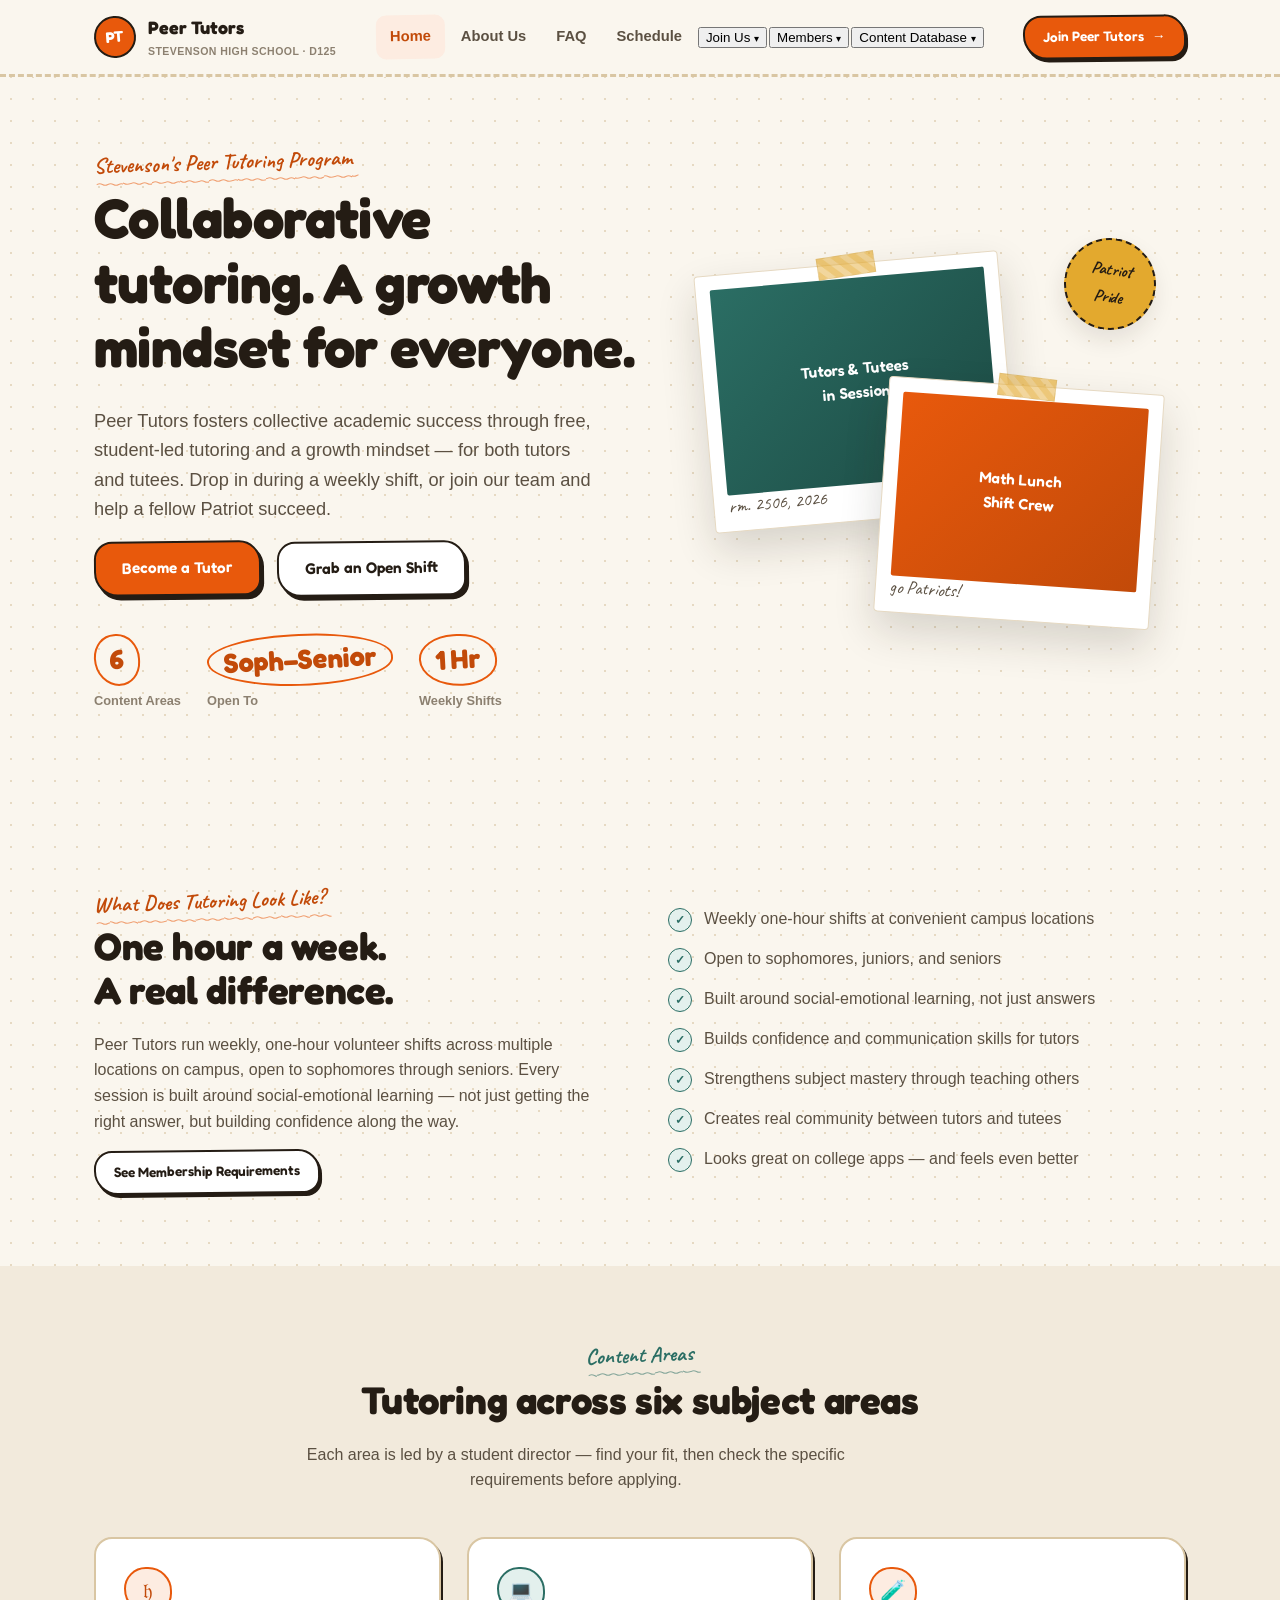
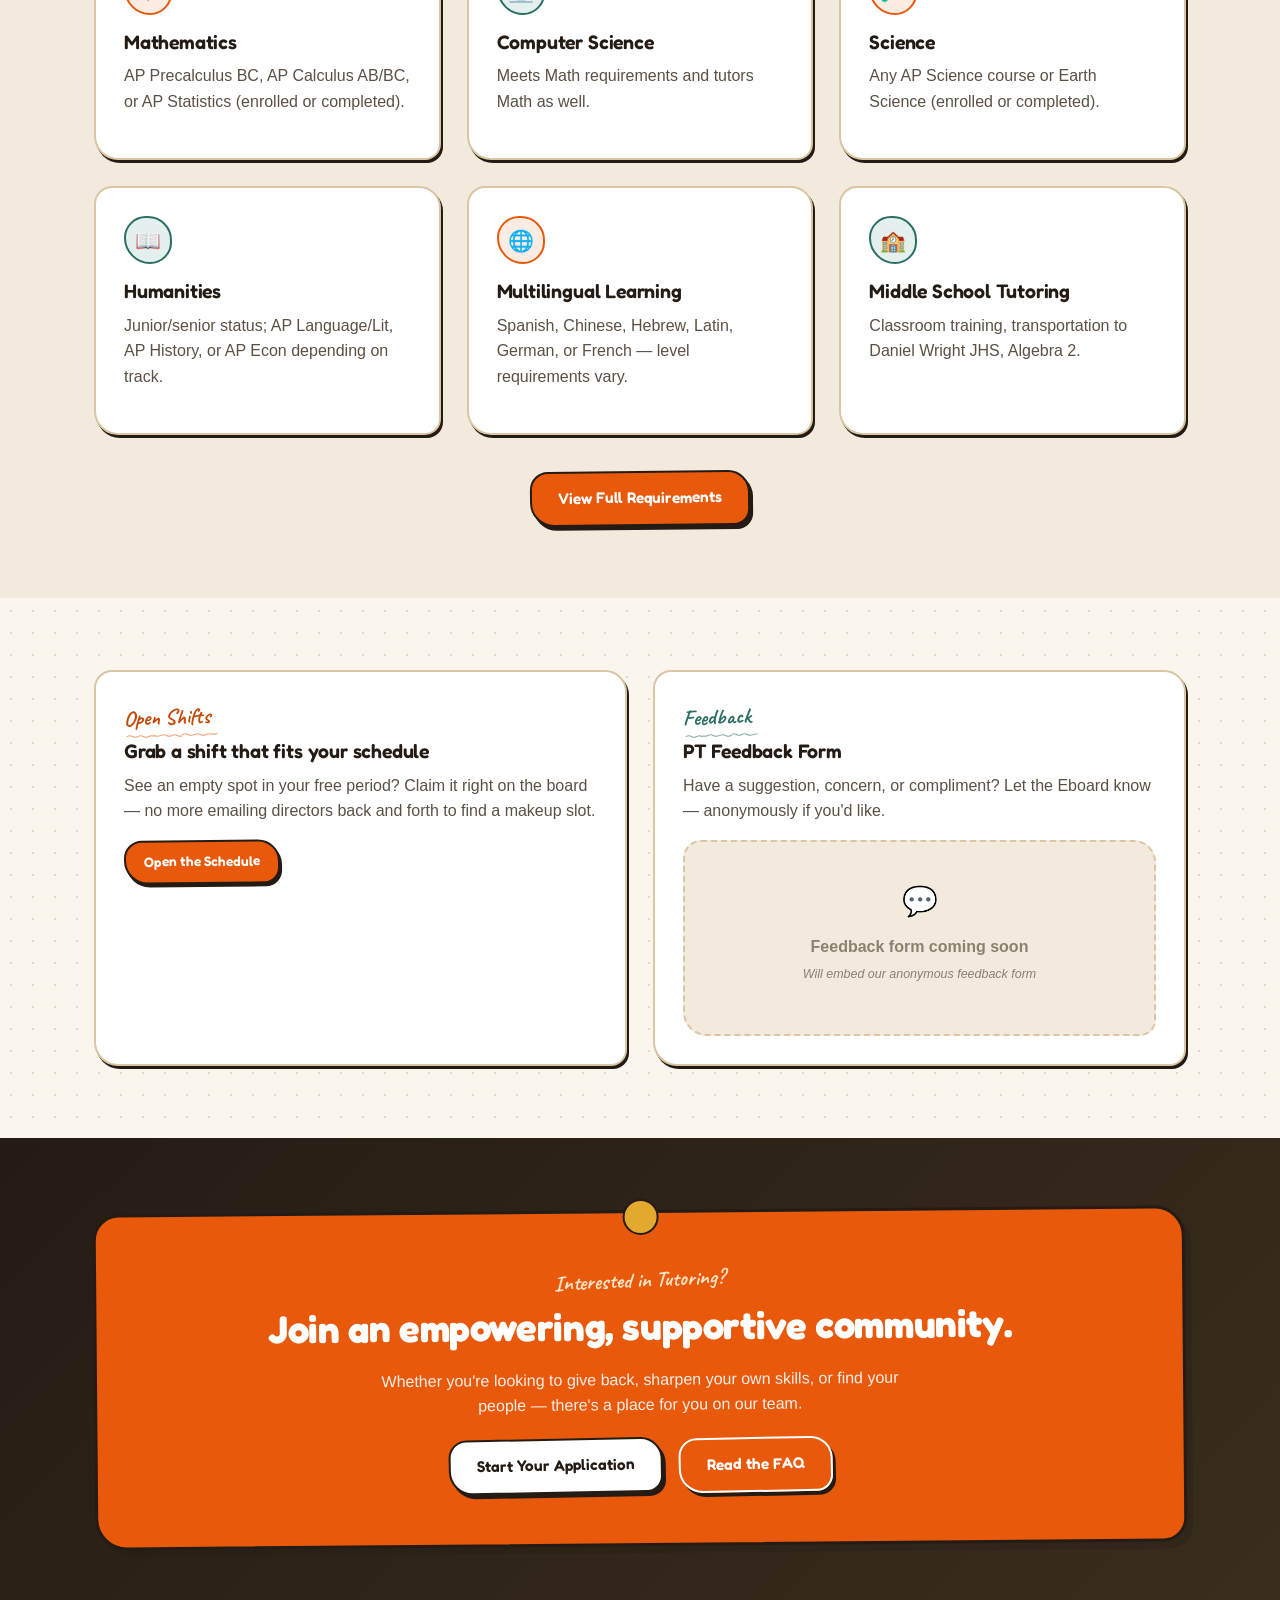
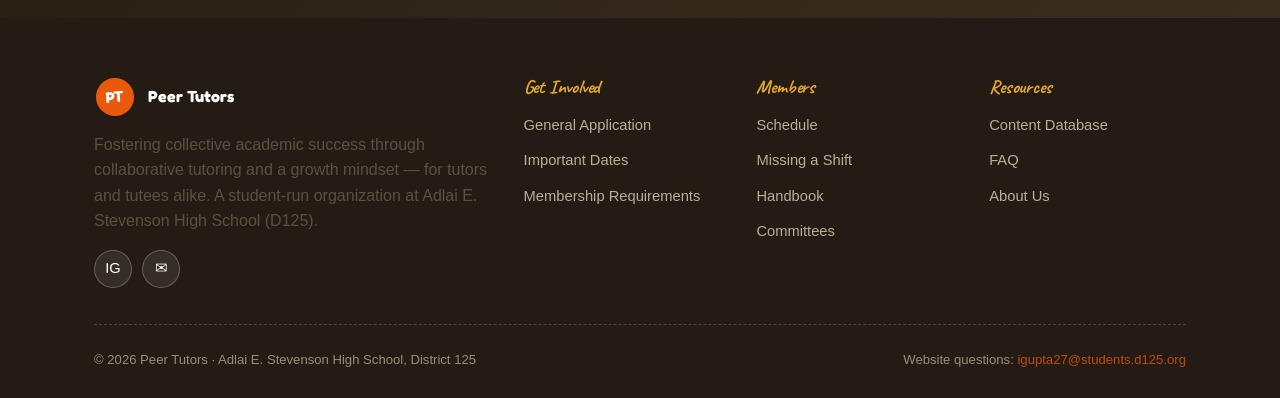
<file: index.html>
<!DOCTYPE html>
<html lang="en">
<head>
<meta charset="UTF-8">
<meta name="viewport" content="width=device-width, initial-scale=1.0">
<title>Peer Tutors | Stevenson High School</title>
<meta name="description" content="Peer Tutors at Adlai E. Stevenson High School — free, student-run tutoring in Math, Science, CS, Humanities, Multilingual Learning, and Middle School subjects.">
<link rel="stylesheet" href="assets/style.css">
</head>
<body>

<header class="site-header">
  <div class="nav-row container">
    <a href="index.html" class="brand">
      <span class="brand-mark">PT</span>
      <span>Peer Tutors<small>STEVENSON HIGH SCHOOL &middot; D125</small></span>
    </a>
    <button class="nav-toggle" aria-label="Toggle menu" aria-expanded="false">
      <svg viewBox="0 0 24 24" fill="none" stroke="currentColor" stroke-width="2" stroke-linecap="round"><line x1="3" y1="6" x2="21" y2="6"/><line x1="3" y1="12" x2="21" y2="12"/><line x1="3" y1="18" x2="21" y2="18"/></svg>
    </button>
    <ul class="nav-main">
      <li><a href="index.html" aria-current="page">Home</a></li>
      <li><a href="about.html">About Us</a></li>
      <li><a href="faq.html">FAQ</a></li>
      <li><a href="schedule.html">Schedule</a></li>
      <li class="dropdown">
        <button type="button">Join Us <span class="caret">&#9662;</span></button>
        <div class="dropdown-menu">
          <a href="apply.html">General Application</a>
          <a href="dates.html">Important Dates</a>
          <a href="requirements.html">Membership Requirements</a>
        </div>
      </li>
      <li class="dropdown">
        <button type="button">Members <span class="caret">&#9662;</span></button>
        <div class="dropdown-menu">
          <a href="missing-shift.html">Missing a Shift</a>
          <a href="handbook.html">Handbook</a>
          <a href="committees.html">Committees</a>
        </div>
      </li>
      <li class="dropdown">
        <button type="button">Content Database <span class="caret">&#9662;</span></button>
        <div class="dropdown-menu">
          <a href="database.html#study-guides">Study Guides</a>
          <a href="database.html#video-guides">Video Guides</a>
          <a href="database.html#spark-notes">SPARK Notes</a>
          <a href="database.html#submissions">Submissions</a>
        </div>
      </li>
    </ul>
    <div class="nav-cta">
      <a href="apply.html" class="btn btn-primary btn-sm"><span class="btn-text">Join Peer Tutors</span><span aria-hidden="true">&rarr;</span></a>
    </div>
  </div>
</header>

<main>

  <section class="hero">
    <div class="container hero-grid">
      <div class="reveal is-visible">
        <span class="eyebrow">Stevenson's Peer Tutoring Program</span>
        <h1>Collaborative tutoring. A growth mindset for everyone.</h1>
        <p class="lede">Peer Tutors fosters collective academic success through free, student-led tutoring and a growth mindset &mdash; for both tutors and tutees. Drop in during a weekly shift, or join our team and help a fellow Patriot succeed.</p>
        <div class="btn-row">
          <a href="apply.html" class="btn btn-primary">Become a Tutor</a>
          <a href="schedule.html" class="btn btn-outline">Grab an Open Shift</a>
        </div>
        <div class="stat-row">
          <div class="stat"><strong>6</strong><span>Content Areas</span></div>
          <div class="stat"><strong>Soph&ndash;Senior</strong><span>Open To</span></div>
          <div class="stat"><strong>1 Hr</strong><span>Weekly Shifts</span></div>
        </div>
      </div>
      <div class="photo-stack reveal is-visible">
        <div class="polaroid p1 tilt-a">
          <span class="tape" aria-hidden="true"></span>
          <div class="shot">Tutors &amp; Tutees<br>in Session</div>
          <span class="cap">rm. 2506, 2026</span>
        </div>
        <div class="polaroid p2 tilt-b">
          <span class="tape" aria-hidden="true"></span>
          <div class="shot">Math Lunch<br>Shift Crew</div>
          <span class="cap">go Patriots!</span>
        </div>
        <div class="pin-badge">Patriot<br>Pride</div>
      </div>
    </div>
  </section>

  <section>
    <div class="container">
      <div class="grid grid-2" style="align-items:center; gap:56px;">
        <div class="reveal">
          <span class="eyebrow">What Does Tutoring Look Like?</span>
          <h2>One hour a week. A real difference.</h2>
          <p>Peer Tutors run weekly, one-hour volunteer shifts across multiple locations on campus, open to sophomores through seniors. Every session is built around social-emotional learning &mdash; not just getting the right answer, but building confidence along the way.</p>
          <div class="btn-row">
            <a href="requirements.html" class="btn btn-outline btn-sm">See Membership Requirements</a>
          </div>
        </div>
        <ul class="list-check reveal">
          <li>Weekly one-hour shifts at convenient campus locations</li>
          <li>Open to sophomores, juniors, and seniors</li>
          <li>Built around social-emotional learning, not just answers</li>
          <li>Builds confidence and communication skills for tutors</li>
          <li>Strengthens subject mastery through teaching others</li>
          <li>Creates real community between tutors and tutees</li>
          <li>Looks great on college apps &mdash; and feels even better</li>
        </ul>
      </div>
    </div>
  </section>

  <section class="section-sunken">
    <div class="container">
      <div class="section-head">
        <span class="eyebrow secondary">Content Areas</span>
        <h2>Tutoring across six subject areas</h2>
        <p>Each area is led by a student director &mdash; find your fit, then check the specific requirements before applying.</p>
      </div>
      <div class="grid grid-3">
        <div class="card reveal">
          <div class="icon">&#120101;</div>
          <h3>Mathematics</h3>
          <p>AP Precalculus BC, AP Calculus AB/BC, or AP Statistics (enrolled or completed).</p>
        </div>
        <div class="card secondary reveal">
          <div class="icon">&#128187;</div>
          <h3>Computer Science</h3>
          <p>Meets Math requirements and tutors Math as well.</p>
        </div>
        <div class="card reveal">
          <div class="icon">&#129514;</div>
          <h3>Science</h3>
          <p>Any AP Science course or Earth Science (enrolled or completed).</p>
        </div>
        <div class="card secondary reveal">
          <div class="icon">&#128214;</div>
          <h3>Humanities</h3>
          <p>Junior/senior status; AP Language/Lit, AP History, or AP Econ depending on track.</p>
        </div>
        <div class="card reveal">
          <div class="icon">&#127760;</div>
          <h3>Multilingual Learning</h3>
          <p>Spanish, Chinese, Hebrew, Latin, German, or French &mdash; level requirements vary.</p>
        </div>
        <div class="card secondary reveal">
          <div class="icon">&#127979;</div>
          <h3>Middle School Tutoring</h3>
          <p>Classroom training, transportation to Daniel Wright JHS, Algebra 2.</p>
        </div>
      </div>
      <div style="text-align:center; margin-top:36px;">
        <a href="requirements.html" class="btn btn-primary">View Full Requirements</a>
      </div>
    </div>
  </section>

  <section id="schedule">
    <div class="container">
      <div class="grid grid-2">
        <div class="card reveal">
          <span class="eyebrow">Open Shifts</span>
          <h3>Grab a shift that fits your schedule</h3>
          <p>See an empty spot in your free period? Claim it right on the board &mdash; no more emailing directors back and forth to find a makeup slot.</p>
          <a href="schedule.html" class="btn btn-primary btn-sm">Open the Schedule</a>
        </div>
        <div class="card secondary reveal">
          <span class="eyebrow secondary">Feedback</span>
          <h3>PT Feedback Form</h3>
          <p>Have a suggestion, concern, or compliment? Let the Eboard know &mdash; anonymously if you'd like.</p>
          <div class="embed-placeholder">
            <div class="glyph">&#128172;</div>
            <strong>Feedback form coming soon</strong>
            <p class="soon-note" style="margin-top:6px;">Will embed our anonymous feedback form</p>
          </div>
        </div>
      </div>
    </div>
  </section>

  <section class="section-dark">
    <div class="container">
      <div class="cta-band">
        <span class="eyebrow" style="color:#FFE3C4;">Interested in Tutoring?</span>
        <h2>Join an empowering, supportive community.</h2>
        <p>Whether you're looking to give back, sharpen your own skills, or find your people &mdash; there's a place for you on our team.</p>
        <div class="btn-row" style="justify-content:center; margin-top:20px;">
          <a href="apply.html" class="btn btn-light">Start Your Application</a>
          <a href="faq.html" class="btn btn-outline" style="background:transparent; border-color:#fff; color:#fff;">Read the FAQ</a>
        </div>
      </div>
    </div>
  </section>

</main>

<footer class="site-footer">
  <div class="container">
    <div class="footer-grid">
      <div>
        <div class="footer-brand"><span class="brand-mark">PT</span> Peer Tutors</div>
        <p>Fostering collective academic success through collaborative tutoring and a growth mindset &mdash; for tutors and tutees alike. A student-run organization at Adlai E. Stevenson High School (D125).</p>
        <div class="social-row">
          <a href="https://instagram.com" aria-label="Instagram">IG</a>
          <a href="mailto:pteboard-group@d125.org" aria-label="Email">&#9993;</a>
        </div>
      </div>
      <div>
        <h4>Get Involved</h4>
        <ul>
          <li><a href="apply.html">General Application</a></li>
          <li><a href="dates.html">Important Dates</a></li>
          <li><a href="requirements.html">Membership Requirements</a></li>
        </ul>
      </div>
      <div>
        <h4>Members</h4>
        <ul>
          <li><a href="schedule.html">Schedule</a></li>
          <li><a href="missing-shift.html">Missing a Shift</a></li>
          <li><a href="handbook.html">Handbook</a></li>
          <li><a href="committees.html">Committees</a></li>
        </ul>
      </div>
      <div>
        <h4>Resources</h4>
        <ul>
          <li><a href="database.html">Content Database</a></li>
          <li><a href="faq.html">FAQ</a></li>
          <li><a href="about.html">About Us</a></li>
        </ul>
      </div>
    </div>
    <div class="footer-bottom">
      <span>&copy; 2026 Peer Tutors &middot; Adlai E. Stevenson High School, District 125</span>
      <span>Website questions: <a href="mailto:igupta27@students.d125.org">igupta27@students.d125.org</a></span>
    </div>
  </div>
</footer>

<script src="assets/script.js"></script>
</body>
</html>
</file>
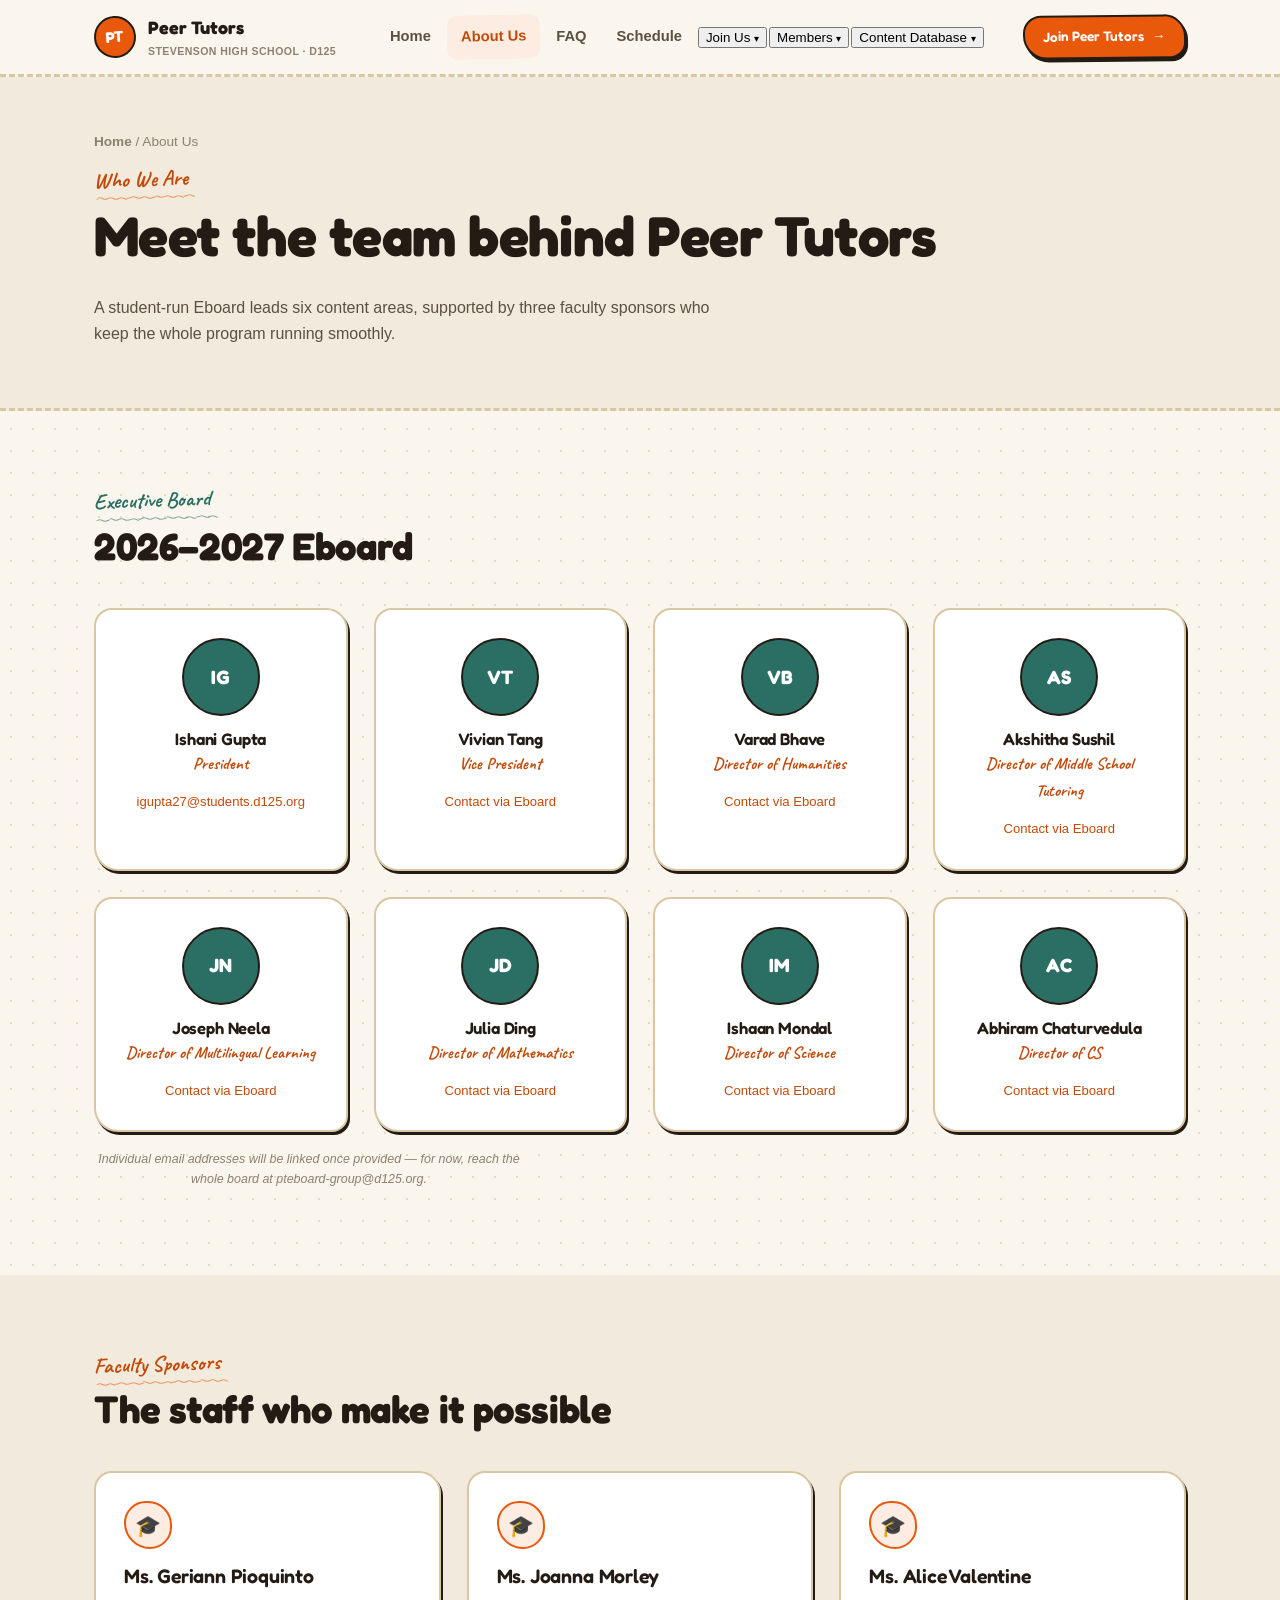
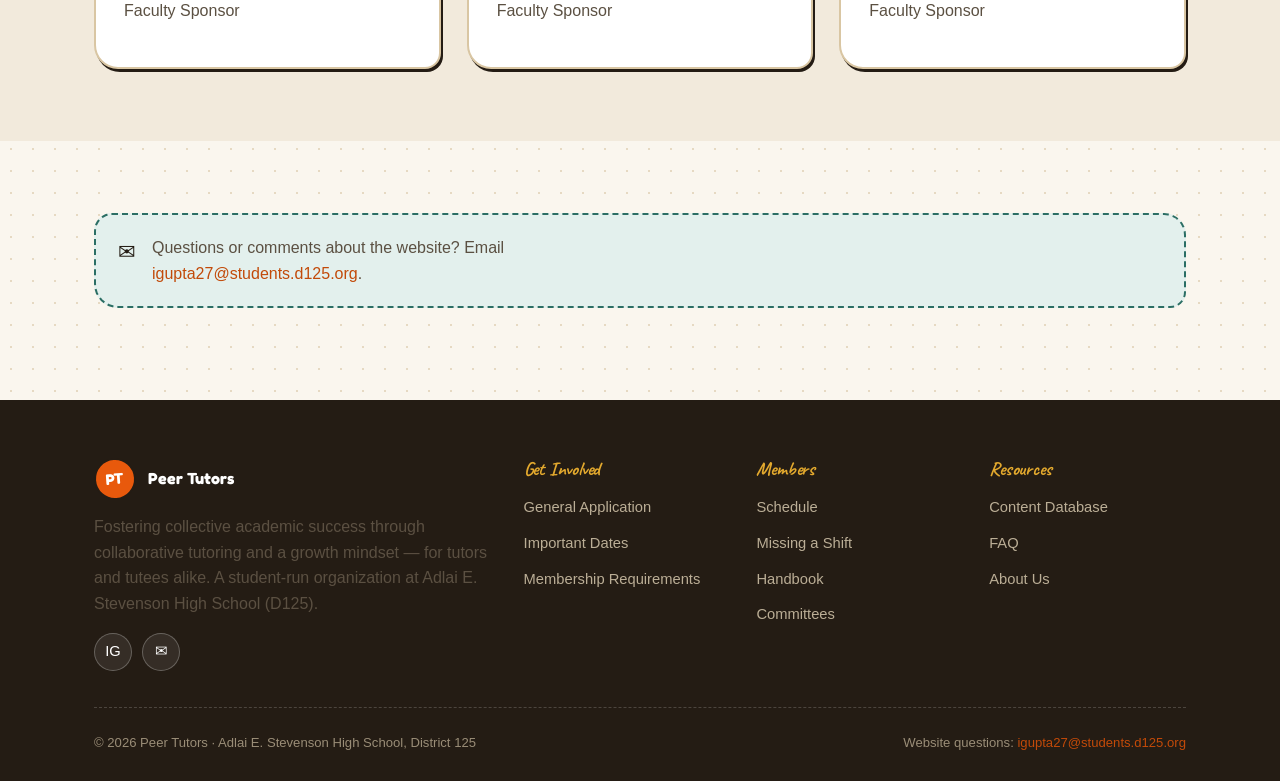
<file: about.html>
<!DOCTYPE html>
<html lang="en">
<head>
<meta charset="UTF-8">
<meta name="viewport" content="width=device-width, initial-scale=1.0">
<title>About Us | Peer Tutors</title>
<link rel="stylesheet" href="assets/style.css">
</head>
<body>

<header class="site-header">
  <div class="nav-row container">
    <a href="index.html" class="brand">
      <span class="brand-mark">PT</span>
      <span>Peer Tutors<small>STEVENSON HIGH SCHOOL &middot; D125</small></span>
    </a>
    <button class="nav-toggle" aria-label="Toggle menu" aria-expanded="false">
      <svg viewBox="0 0 24 24" fill="none" stroke="currentColor" stroke-width="2" stroke-linecap="round"><line x1="3" y1="6" x2="21" y2="6"/><line x1="3" y1="12" x2="21" y2="12"/><line x1="3" y1="18" x2="21" y2="18"/></svg>
    </button>
    <ul class="nav-main">
      <li><a href="index.html">Home</a></li>
      <li><a href="about.html" aria-current="page">About Us</a></li>
      <li><a href="faq.html">FAQ</a></li>
      <li><a href="schedule.html">Schedule</a></li>
      <li class="dropdown">
        <button type="button">Join Us <span class="caret">&#9662;</span></button>
        <div class="dropdown-menu">
          <a href="apply.html">General Application</a>
          <a href="dates.html">Important Dates</a>
          <a href="requirements.html">Membership Requirements</a>
        </div>
      </li>
      <li class="dropdown">
        <button type="button">Members <span class="caret">&#9662;</span></button>
        <div class="dropdown-menu">
          <a href="missing-shift.html">Missing a Shift</a>
          <a href="handbook.html">Handbook</a>
          <a href="committees.html">Committees</a>
        </div>
      </li>
      <li class="dropdown">
        <button type="button">Content Database <span class="caret">&#9662;</span></button>
        <div class="dropdown-menu">
          <a href="database.html#study-guides">Study Guides</a>
          <a href="database.html#video-guides">Video Guides</a>
          <a href="database.html#spark-notes">SPARK Notes</a>
          <a href="database.html#submissions">Submissions</a>
        </div>
      </li>
    </ul>
    <div class="nav-cta">
      <a href="apply.html" class="btn btn-primary btn-sm"><span class="btn-text">Join Peer Tutors</span><span aria-hidden="true">&rarr;</span></a>
    </div>
  </div>
</header>

<main>

  <section class="page-hero">
    <div class="container">
      <div class="breadcrumb"><a href="index.html">Home</a> / About Us</div>
      <span class="eyebrow">Who We Are</span>
      <h1>Meet the team behind Peer Tutors</h1>
      <p class="lede" style="max-width:640px;">A student-run Eboard leads six content areas, supported by three faculty sponsors who keep the whole program running smoothly.</p>
    </div>
  </section>

  <section>
    <div class="container">
      <div class="section-head left">
        <span class="eyebrow secondary">Executive Board</span>
        <h2>2026&ndash;2027 Eboard</h2>
      </div>
      <div class="grid grid-4">
        <div class="card person-card reveal">
          <div class="avatar">IG</div>
          <h3>Ishani Gupta</h3>
          <span class="role">President</span>
          <a class="email" href="mailto:igupta27@students.d125.org">igupta27@students.d125.org</a>
        </div>
        <div class="card person-card reveal">
          <div class="avatar">VT</div>
          <h3>Vivian Tang</h3>
          <span class="role">Vice President</span>
          <a class="email" href="mailto:#">Contact via Eboard</a>
        </div>
        <div class="card person-card reveal">
          <div class="avatar">VB</div>
          <h3>Varad Bhave</h3>
          <span class="role">Director of Humanities</span>
          <a class="email" href="mailto:#">Contact via Eboard</a>
        </div>
        <div class="card person-card reveal">
          <div class="avatar">AS</div>
          <h3>Akshitha Sushil</h3>
          <span class="role">Director of Middle School Tutoring</span>
          <a class="email" href="mailto:#">Contact via Eboard</a>
        </div>
        <div class="card person-card reveal">
          <div class="avatar">JN</div>
          <h3>Joseph Neela</h3>
          <span class="role">Director of Multilingual Learning</span>
          <a class="email" href="mailto:#">Contact via Eboard</a>
        </div>
        <div class="card person-card reveal">
          <div class="avatar">JD</div>
          <h3>Julia Ding</h3>
          <span class="role">Director of Mathematics</span>
          <a class="email" href="mailto:#">Contact via Eboard</a>
        </div>
        <div class="card person-card reveal">
          <div class="avatar">IM</div>
          <h3>Ishaan Mondal</h3>
          <span class="role">Director of Science</span>
          <a class="email" href="mailto:#">Contact via Eboard</a>
        </div>
        <div class="card person-card reveal">
          <div class="avatar">AC</div>
          <h3>Abhiram Chaturvedula</h3>
          <span class="role">Director of CS</span>
          <a class="email" href="mailto:#">Contact via Eboard</a>
        </div>
      </div>
      <p class="soon-note" style="text-align:center; margin-top:18px;">Individual email addresses will be linked once provided &mdash; for now, reach the whole board at pteboard-group@d125.org.</p>
    </div>
  </section>

  <section class="section-sunken">
    <div class="container">
      <div class="section-head left">
        <span class="eyebrow">Faculty Sponsors</span>
        <h2>The staff who make it possible</h2>
      </div>
      <div class="grid grid-3">
        <div class="card reveal">
          <div class="icon">&#127891;</div>
          <h3>Ms. Geriann Pioquinto</h3>
          <p>Faculty Sponsor</p>
        </div>
        <div class="card reveal">
          <div class="icon">&#127891;</div>
          <h3>Ms. Joanna Morley</h3>
          <p>Faculty Sponsor</p>
        </div>
        <div class="card reveal">
          <div class="icon">&#127891;</div>
          <h3>Ms. Alice Valentine</h3>
          <p>Faculty Sponsor</p>
        </div>
      </div>
    </div>
  </section>

  <section>
    <div class="container">
      <div class="callout info reveal">
        <span class="glyph">&#9993;</span>
        <p>Questions or comments about the website? Email <a href="mailto:igupta27@students.d125.org">igupta27@students.d125.org</a>.</p>
      </div>
    </div>
  </section>

</main>

<footer class="site-footer">
  <div class="container">
    <div class="footer-grid">
      <div>
        <div class="footer-brand"><span class="brand-mark">PT</span> Peer Tutors</div>
        <p>Fostering collective academic success through collaborative tutoring and a growth mindset &mdash; for tutors and tutees alike. A student-run organization at Adlai E. Stevenson High School (D125).</p>
        <div class="social-row">
          <a href="https://instagram.com" aria-label="Instagram">IG</a>
          <a href="mailto:pteboard-group@d125.org" aria-label="Email">&#9993;</a>
        </div>
      </div>
      <div>
        <h4>Get Involved</h4>
        <ul>
          <li><a href="apply.html">General Application</a></li>
          <li><a href="dates.html">Important Dates</a></li>
          <li><a href="requirements.html">Membership Requirements</a></li>
        </ul>
      </div>
      <div>
        <h4>Members</h4>
        <ul>
          <li><a href="schedule.html">Schedule</a></li>
          <li><a href="missing-shift.html">Missing a Shift</a></li>
          <li><a href="handbook.html">Handbook</a></li>
          <li><a href="committees.html">Committees</a></li>
        </ul>
      </div>
      <div>
        <h4>Resources</h4>
        <ul>
          <li><a href="database.html">Content Database</a></li>
          <li><a href="faq.html">FAQ</a></li>
          <li><a href="about.html">About Us</a></li>
        </ul>
      </div>
    </div>
    <div class="footer-bottom">
      <span>&copy; 2026 Peer Tutors &middot; Adlai E. Stevenson High School, District 125</span>
      <span>Website questions: <a href="mailto:igupta27@students.d125.org">igupta27@students.d125.org</a></span>
    </div>
  </div>
</footer>

<script src="assets/script.js"></script>
</body>
</html>
</file>
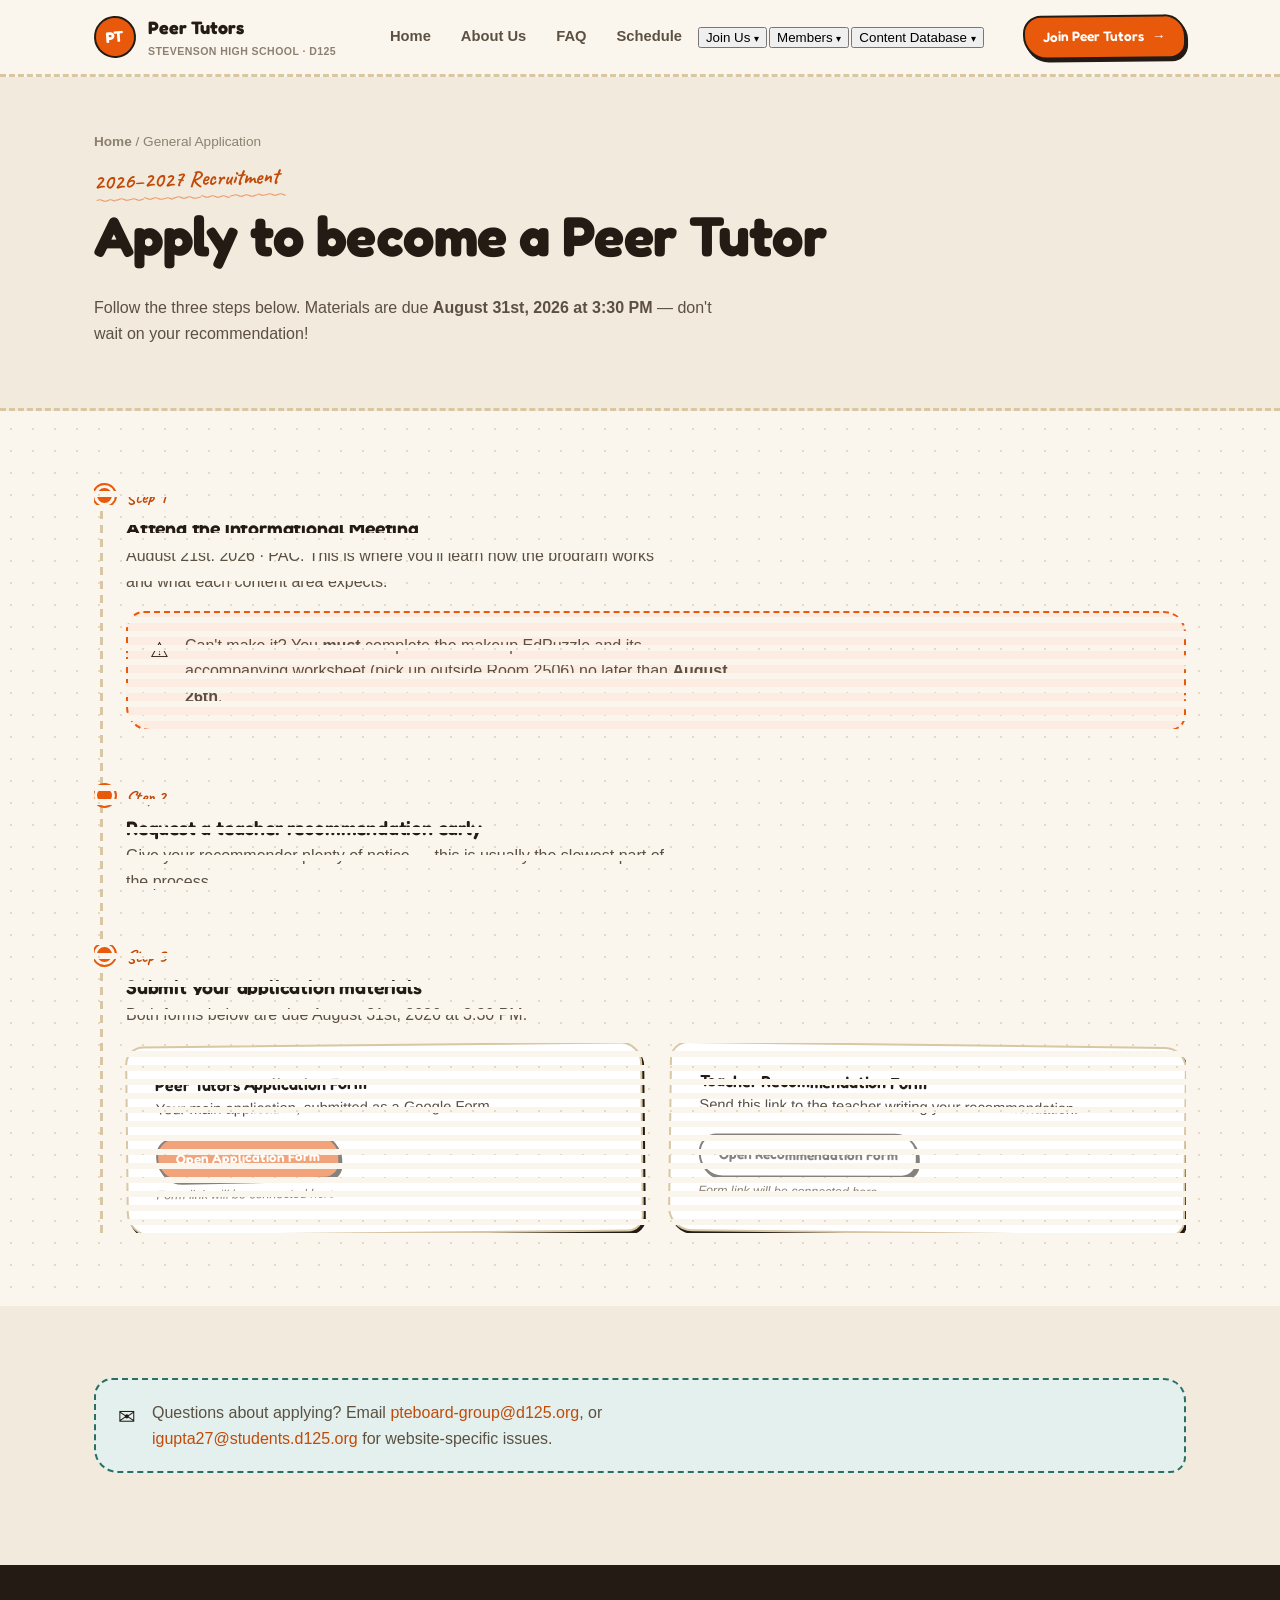
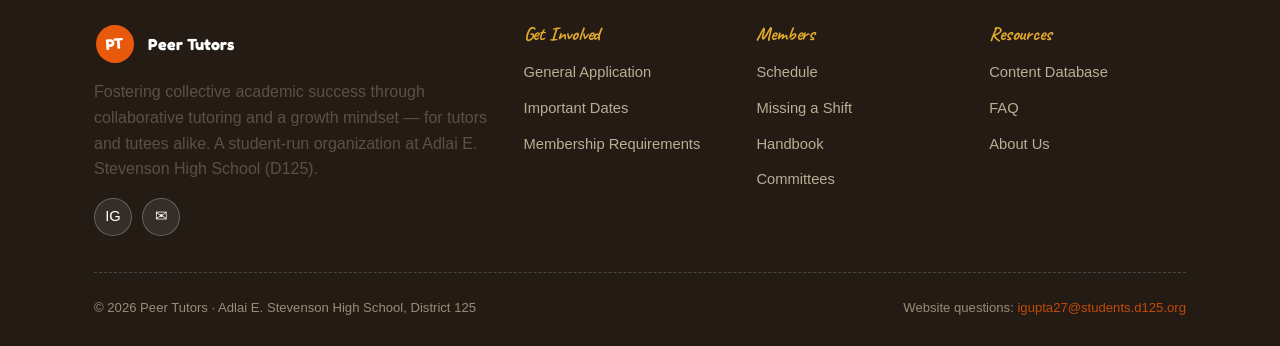
<file: apply.html>
<!DOCTYPE html>
<html lang="en">
<head>
<meta charset="UTF-8">
<meta name="viewport" content="width=device-width, initial-scale=1.0">
<title>General Application | Peer Tutors</title>
<link rel="stylesheet" href="assets/style.css">
</head>
<body>

<header class="site-header">
  <div class="nav-row container">
    <a href="index.html" class="brand">
      <span class="brand-mark">PT</span>
      <span>Peer Tutors<small>STEVENSON HIGH SCHOOL &middot; D125</small></span>
    </a>
    <button class="nav-toggle" aria-label="Toggle menu" aria-expanded="false">
      <svg viewBox="0 0 24 24" fill="none" stroke="currentColor" stroke-width="2" stroke-linecap="round"><line x1="3" y1="6" x2="21" y2="6"/><line x1="3" y1="12" x2="21" y2="12"/><line x1="3" y1="18" x2="21" y2="18"/></svg>
    </button>
    <ul class="nav-main">
      <li><a href="index.html">Home</a></li>
      <li><a href="about.html">About Us</a></li>
      <li><a href="faq.html">FAQ</a></li>
      <li><a href="schedule.html">Schedule</a></li>
      <li class="dropdown">
        <button type="button">Join Us <span class="caret">&#9662;</span></button>
        <div class="dropdown-menu">
          <a href="apply.html" aria-current="page">General Application</a>
          <a href="dates.html">Important Dates</a>
          <a href="requirements.html">Membership Requirements</a>
        </div>
      </li>
      <li class="dropdown">
        <button type="button">Members <span class="caret">&#9662;</span></button>
        <div class="dropdown-menu">
          <a href="missing-shift.html">Missing a Shift</a>
          <a href="handbook.html">Handbook</a>
          <a href="committees.html">Committees</a>
        </div>
      </li>
      <li class="dropdown">
        <button type="button">Content Database <span class="caret">&#9662;</span></button>
        <div class="dropdown-menu">
          <a href="database.html#study-guides">Study Guides</a>
          <a href="database.html#video-guides">Video Guides</a>
          <a href="database.html#spark-notes">SPARK Notes</a>
          <a href="database.html#submissions">Submissions</a>
        </div>
      </li>
    </ul>
    <div class="nav-cta">
      <a href="apply.html" class="btn btn-primary btn-sm"><span class="btn-text">Join Peer Tutors</span><span aria-hidden="true">&rarr;</span></a>
    </div>
  </div>
</header>

<main>

  <section class="page-hero">
    <div class="container">
      <div class="breadcrumb"><a href="index.html">Home</a> / General Application</div>
      <span class="eyebrow">2026&ndash;2027 Recruitment</span>
      <h1>Apply to become a Peer Tutor</h1>
      <p class="lede" style="max-width:640px;">Follow the three steps below. Materials are due <strong>August 31st, 2026 at 3:30 PM</strong> &mdash; don't wait on your recommendation!</p>
    </div>
  </section>

  <section>
    <div class="container">
      <div class="timeline reveal">
        <div class="timeline-item">
          <div class="timeline-date">Step 1</div>
          <h3>Attend the Informational Meeting</h3>
          <p>August 21st, 2026 &middot; PAC. This is where you'll learn how the program works and what each content area expects.</p>
          <div class="callout warn" style="margin-top:14px;">
            <span class="glyph">&#9888;</span>
            <p>Can't make it? You <strong>must</strong> complete the makeup EdPuzzle and its accompanying worksheet (pick up outside Room 2506) no later than <strong>August 26th</strong>.</p>
          </div>
        </div>
        <div class="timeline-item">
          <div class="timeline-date">Step 2</div>
          <h3>Request a teacher recommendation early</h3>
          <p>Give your recommender plenty of notice &mdash; this is usually the slowest part of the process.</p>
        </div>
        <div class="timeline-item">
          <div class="timeline-date">Step 3</div>
          <h3>Submit your application materials</h3>
          <p>Both forms below are due August 31st, 2026 at 3:30 PM.</p>
          <div class="grid grid-2" style="margin-top:16px;">
            <div class="card">
              <h3 style="font-size:1rem;">Peer Tutors Application Form</h3>
              <p style="font-size:0.92rem;">Your main application, submitted as a Google Form.</p>
              <a href="#" class="btn btn-primary btn-sm" aria-disabled="true">Open Application Form</a>
              <span class="soon-note">Form link will be connected here</span>
            </div>
            <div class="card secondary">
              <h3 style="font-size:1rem;">Teacher Recommendation Form</h3>
              <p style="font-size:0.92rem;">Send this link to the teacher writing your recommendation.</p>
              <a href="#" class="btn btn-outline btn-sm" aria-disabled="true">Open Recommendation Form</a>
              <span class="soon-note">Form link will be connected here</span>
            </div>
          </div>
        </div>
      </div>
    </div>
  </section>

  <section class="section-sunken">
    <div class="container">
      <div class="callout info reveal">
        <span class="glyph">&#9993;</span>
        <p>Questions about applying? Email <a href="mailto:pteboard-group@d125.org">pteboard-group@d125.org</a>, or <a href="mailto:igupta27@students.d125.org">igupta27@students.d125.org</a> for website-specific issues.</p>
      </div>
    </div>
  </section>

</main>

<footer class="site-footer">
  <div class="container">
    <div class="footer-grid">
      <div>
        <div class="footer-brand"><span class="brand-mark">PT</span> Peer Tutors</div>
        <p>Fostering collective academic success through collaborative tutoring and a growth mindset &mdash; for tutors and tutees alike. A student-run organization at Adlai E. Stevenson High School (D125).</p>
        <div class="social-row">
          <a href="https://instagram.com" aria-label="Instagram">IG</a>
          <a href="mailto:pteboard-group@d125.org" aria-label="Email">&#9993;</a>
        </div>
      </div>
      <div>
        <h4>Get Involved</h4>
        <ul>
          <li><a href="apply.html">General Application</a></li>
          <li><a href="dates.html">Important Dates</a></li>
          <li><a href="requirements.html">Membership Requirements</a></li>
        </ul>
      </div>
      <div>
        <h4>Members</h4>
        <ul>
          <li><a href="schedule.html">Schedule</a></li>
          <li><a href="missing-shift.html">Missing a Shift</a></li>
          <li><a href="handbook.html">Handbook</a></li>
          <li><a href="committees.html">Committees</a></li>
        </ul>
      </div>
      <div>
        <h4>Resources</h4>
        <ul>
          <li><a href="database.html">Content Database</a></li>
          <li><a href="faq.html">FAQ</a></li>
          <li><a href="about.html">About Us</a></li>
        </ul>
      </div>
    </div>
    <div class="footer-bottom">
      <span>&copy; 2026 Peer Tutors &middot; Adlai E. Stevenson High School, District 125</span>
      <span>Website questions: <a href="mailto:igupta27@students.d125.org">igupta27@students.d125.org</a></span>
    </div>
  </div>
</footer>

<script src="assets/script.js"></script>
</body>
</html>
</file>
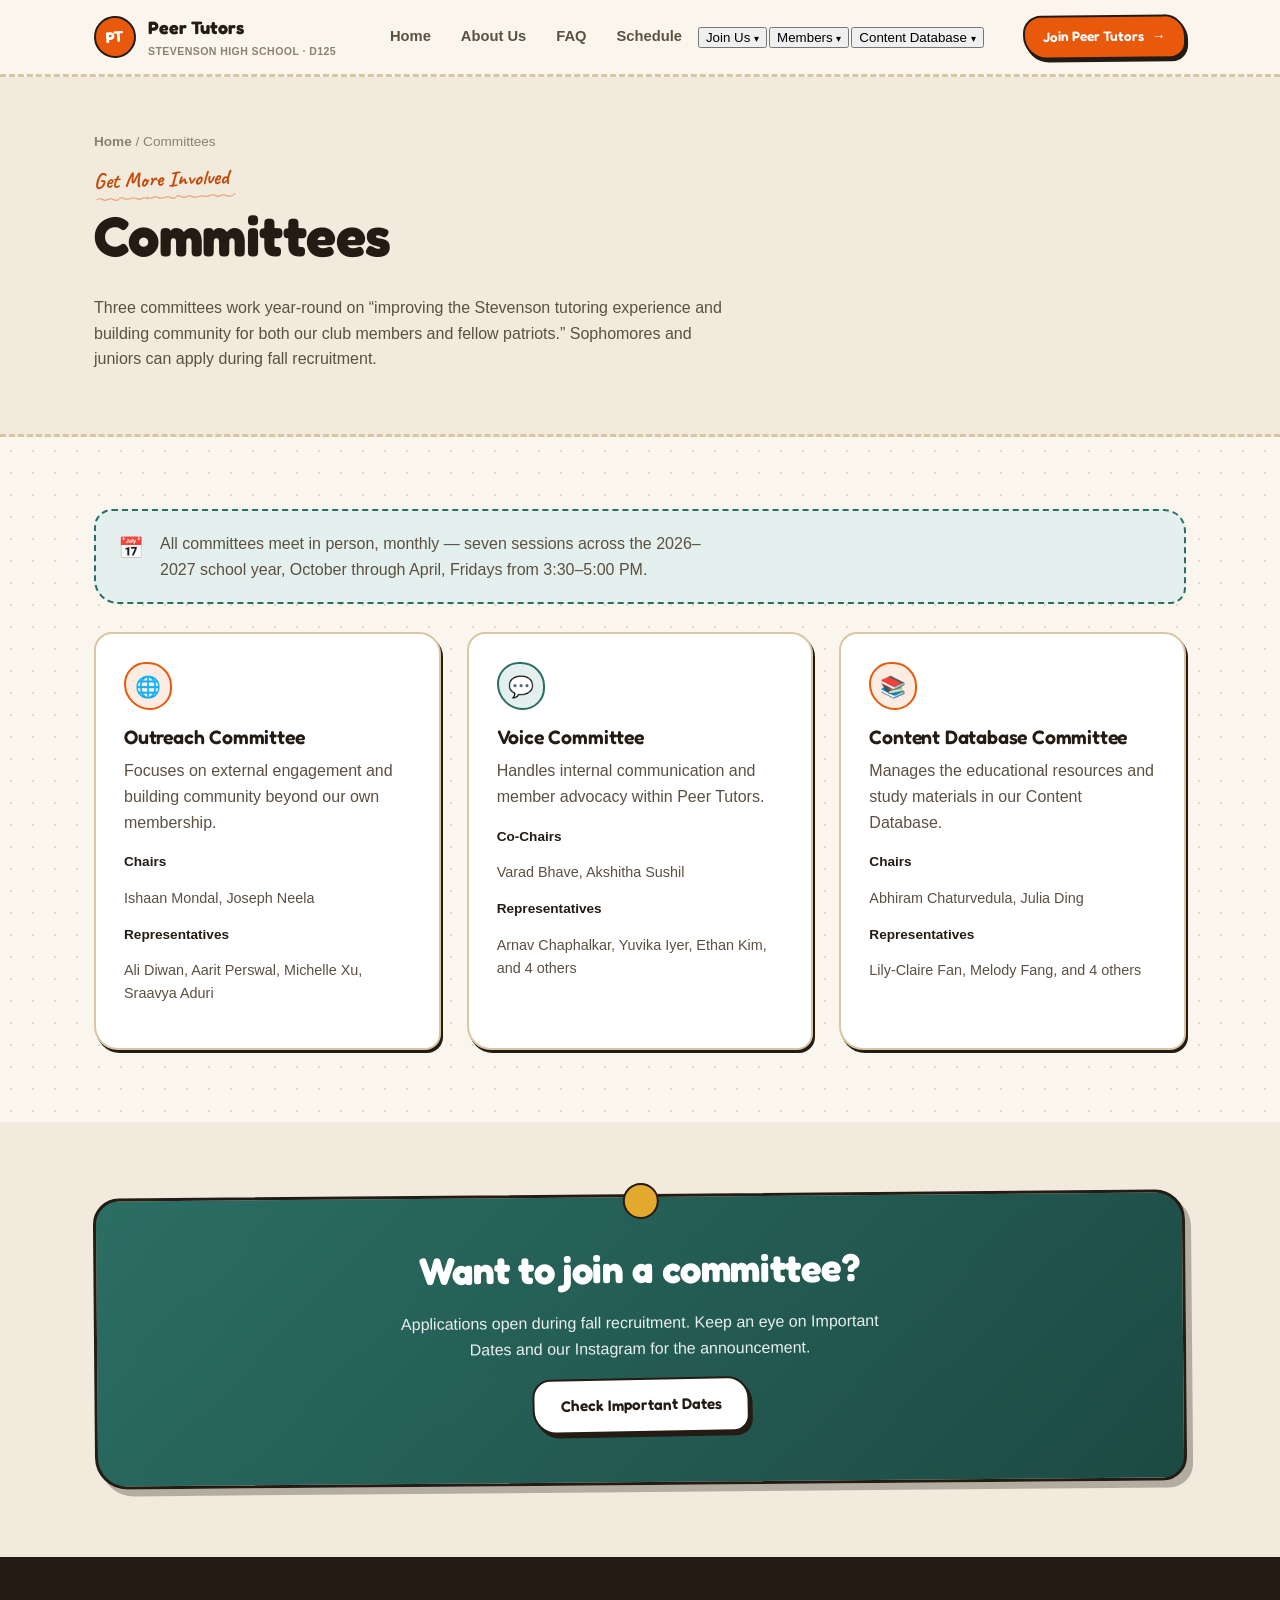
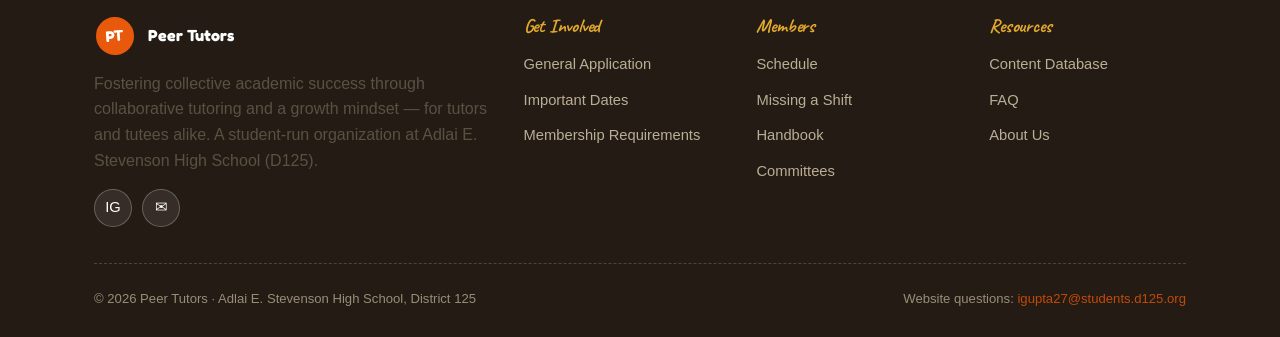
<file: committees.html>
<!DOCTYPE html>
<html lang="en">
<head>
<meta charset="UTF-8">
<meta name="viewport" content="width=device-width, initial-scale=1.0">
<title>Committees | Peer Tutors</title>
<link rel="stylesheet" href="assets/style.css">
</head>
<body>

<header class="site-header">
  <div class="nav-row container">
    <a href="index.html" class="brand">
      <span class="brand-mark">PT</span>
      <span>Peer Tutors<small>STEVENSON HIGH SCHOOL &middot; D125</small></span>
    </a>
    <button class="nav-toggle" aria-label="Toggle menu" aria-expanded="false">
      <svg viewBox="0 0 24 24" fill="none" stroke="currentColor" stroke-width="2" stroke-linecap="round"><line x1="3" y1="6" x2="21" y2="6"/><line x1="3" y1="12" x2="21" y2="12"/><line x1="3" y1="18" x2="21" y2="18"/></svg>
    </button>
    <ul class="nav-main">
      <li><a href="index.html">Home</a></li>
      <li><a href="about.html">About Us</a></li>
      <li><a href="faq.html">FAQ</a></li>
      <li><a href="schedule.html">Schedule</a></li>
      <li class="dropdown">
        <button type="button">Join Us <span class="caret">&#9662;</span></button>
        <div class="dropdown-menu">
          <a href="apply.html">General Application</a>
          <a href="dates.html">Important Dates</a>
          <a href="requirements.html">Membership Requirements</a>
        </div>
      </li>
      <li class="dropdown">
        <button type="button">Members <span class="caret">&#9662;</span></button>
        <div class="dropdown-menu">
          <a href="missing-shift.html">Missing a Shift</a>
          <a href="handbook.html">Handbook</a>
          <a href="committees.html" aria-current="page">Committees</a>
        </div>
      </li>
      <li class="dropdown">
        <button type="button">Content Database <span class="caret">&#9662;</span></button>
        <div class="dropdown-menu">
          <a href="database.html#study-guides">Study Guides</a>
          <a href="database.html#video-guides">Video Guides</a>
          <a href="database.html#spark-notes">SPARK Notes</a>
          <a href="database.html#submissions">Submissions</a>
        </div>
      </li>
    </ul>
    <div class="nav-cta">
      <a href="apply.html" class="btn btn-primary btn-sm"><span class="btn-text">Join Peer Tutors</span><span aria-hidden="true">&rarr;</span></a>
    </div>
  </div>
</header>

<main>

  <section class="page-hero">
    <div class="container">
      <div class="breadcrumb"><a href="index.html">Home</a> / Committees</div>
      <span class="eyebrow">Get More Involved</span>
      <h1>Committees</h1>
      <p class="lede" style="max-width:640px;">Three committees work year-round on &ldquo;improving the Stevenson tutoring experience and building community for both our club members and fellow patriots.&rdquo; Sophomores and juniors can apply during fall recruitment.</p>
    </div>
  </section>

  <section>
    <div class="container">
      <div class="callout info reveal">
        <span class="glyph">&#128197;</span>
        <p>All committees meet in person, monthly &mdash; seven sessions across the 2026&ndash;2027 school year, October through April, Fridays from 3:30&ndash;5:00 PM.</p>
      </div>

      <div class="grid grid-3" style="margin-top:28px;">

        <div id="outreach" class="card reveal">
          <div class="icon">&#127760;</div>
          <h3>Outreach Committee</h3>
          <p>Focuses on external engagement and building community beyond our own membership.</p>
          <p style="font-size:0.85rem; font-weight:700; color:var(--ink);">Chairs</p>
          <p style="font-size:0.9rem;">Ishaan Mondal, Joseph Neela</p>
          <p style="font-size:0.85rem; font-weight:700; color:var(--ink);">Representatives</p>
          <p style="font-size:0.9rem;">Ali Diwan, Aarit Perswal, Michelle Xu, Sraavya Aduri</p>
        </div>

        <div id="voice" class="card secondary reveal">
          <div class="icon">&#128172;</div>
          <h3>Voice Committee</h3>
          <p>Handles internal communication and member advocacy within Peer Tutors.</p>
          <p style="font-size:0.85rem; font-weight:700; color:var(--ink);">Co-Chairs</p>
          <p style="font-size:0.9rem;">Varad Bhave, Akshitha Sushil</p>
          <p style="font-size:0.85rem; font-weight:700; color:var(--ink);">Representatives</p>
          <p style="font-size:0.9rem;">Arnav Chaphalkar, Yuvika Iyer, Ethan Kim, and 4 others</p>
        </div>

        <div id="content-db" class="card reveal">
          <div class="icon">&#128218;</div>
          <h3>Content Database Committee</h3>
          <p>Manages the educational resources and study materials in our Content Database.</p>
          <p style="font-size:0.85rem; font-weight:700; color:var(--ink);">Chairs</p>
          <p style="font-size:0.9rem;">Abhiram Chaturvedula, Julia Ding</p>
          <p style="font-size:0.85rem; font-weight:700; color:var(--ink);">Representatives</p>
          <p style="font-size:0.9rem;">Lily-Claire Fan, Melody Fang, and 4 others</p>
        </div>

      </div>
    </div>
  </section>

  <section class="section-sunken">
    <div class="container">
      <div class="cta-band" style="background:linear-gradient(135deg, var(--secondary), #1c4a43);">
        <h2>Want to join a committee?</h2>
        <p>Applications open during fall recruitment. Keep an eye on Important Dates and our Instagram for the announcement.</p>
        <div class="btn-row" style="justify-content:center; margin-top:16px;">
          <a href="dates.html" class="btn btn-light">Check Important Dates</a>
        </div>
      </div>
    </div>
  </section>

</main>

<footer class="site-footer">
  <div class="container">
    <div class="footer-grid">
      <div>
        <div class="footer-brand"><span class="brand-mark">PT</span> Peer Tutors</div>
        <p>Fostering collective academic success through collaborative tutoring and a growth mindset &mdash; for tutors and tutees alike. A student-run organization at Adlai E. Stevenson High School (D125).</p>
        <div class="social-row">
          <a href="https://instagram.com" aria-label="Instagram">IG</a>
          <a href="mailto:pteboard-group@d125.org" aria-label="Email">&#9993;</a>
        </div>
      </div>
      <div>
        <h4>Get Involved</h4>
        <ul>
          <li><a href="apply.html">General Application</a></li>
          <li><a href="dates.html">Important Dates</a></li>
          <li><a href="requirements.html">Membership Requirements</a></li>
        </ul>
      </div>
      <div>
        <h4>Members</h4>
        <ul>
          <li><a href="schedule.html">Schedule</a></li>
          <li><a href="missing-shift.html">Missing a Shift</a></li>
          <li><a href="handbook.html">Handbook</a></li>
          <li><a href="committees.html">Committees</a></li>
        </ul>
      </div>
      <div>
        <h4>Resources</h4>
        <ul>
          <li><a href="database.html">Content Database</a></li>
          <li><a href="faq.html">FAQ</a></li>
          <li><a href="about.html">About Us</a></li>
        </ul>
      </div>
    </div>
    <div class="footer-bottom">
      <span>&copy; 2026 Peer Tutors &middot; Adlai E. Stevenson High School, District 125</span>
      <span>Website questions: <a href="mailto:igupta27@students.d125.org">igupta27@students.d125.org</a></span>
    </div>
  </div>
</footer>

<script src="assets/script.js"></script>
</body>
</html>
</file>
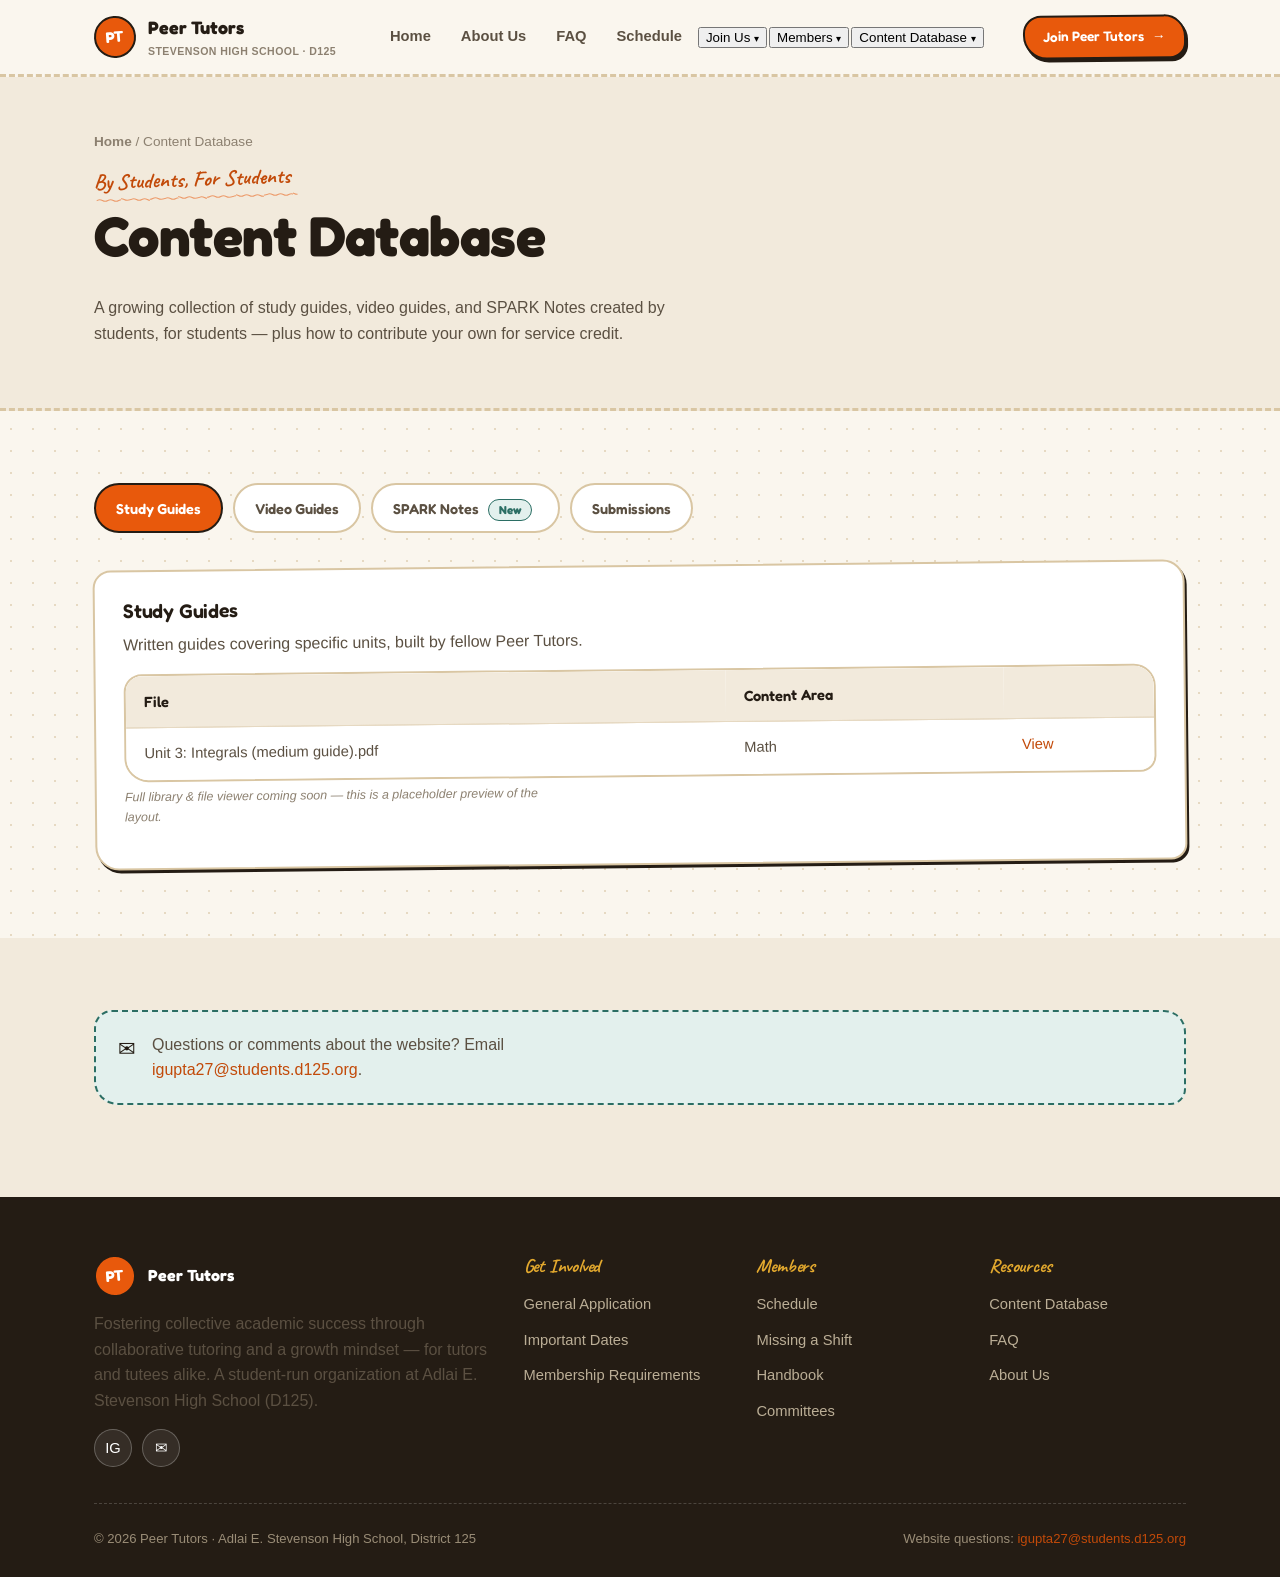
<file: database.html>
<!DOCTYPE html>
<html lang="en">
<head>
<meta charset="UTF-8">
<meta name="viewport" content="width=device-width, initial-scale=1.0">
<title>Content Database | Peer Tutors</title>
<link rel="stylesheet" href="assets/style.css">
</head>
<body>

<header class="site-header">
  <div class="nav-row container">
    <a href="index.html" class="brand">
      <span class="brand-mark">PT</span>
      <span>Peer Tutors<small>STEVENSON HIGH SCHOOL &middot; D125</small></span>
    </a>
    <button class="nav-toggle" aria-label="Toggle menu" aria-expanded="false">
      <svg viewBox="0 0 24 24" fill="none" stroke="currentColor" stroke-width="2" stroke-linecap="round"><line x1="3" y1="6" x2="21" y2="6"/><line x1="3" y1="12" x2="21" y2="12"/><line x1="3" y1="18" x2="21" y2="18"/></svg>
    </button>
    <ul class="nav-main">
      <li><a href="index.html">Home</a></li>
      <li><a href="about.html">About Us</a></li>
      <li><a href="faq.html">FAQ</a></li>
      <li><a href="schedule.html">Schedule</a></li>
      <li class="dropdown">
        <button type="button">Join Us <span class="caret">&#9662;</span></button>
        <div class="dropdown-menu">
          <a href="apply.html">General Application</a>
          <a href="dates.html">Important Dates</a>
          <a href="requirements.html">Membership Requirements</a>
        </div>
      </li>
      <li class="dropdown">
        <button type="button">Members <span class="caret">&#9662;</span></button>
        <div class="dropdown-menu">
          <a href="missing-shift.html">Missing a Shift</a>
          <a href="handbook.html">Handbook</a>
          <a href="committees.html">Committees</a>
        </div>
      </li>
      <li class="dropdown">
        <button type="button">Content Database <span class="caret">&#9662;</span></button>
        <div class="dropdown-menu">
          <a href="database.html#study-guides" aria-current="page">Study Guides</a>
          <a href="database.html#video-guides">Video Guides</a>
          <a href="database.html#spark-notes">SPARK Notes</a>
          <a href="database.html#submissions">Submissions</a>
        </div>
      </li>
    </ul>
    <div class="nav-cta">
      <a href="apply.html" class="btn btn-primary btn-sm"><span class="btn-text">Join Peer Tutors</span><span aria-hidden="true">&rarr;</span></a>
    </div>
  </div>
</header>

<main>

  <section class="page-hero">
    <div class="container">
      <div class="breadcrumb"><a href="index.html">Home</a> / Content Database</div>
      <span class="eyebrow">By Students, For Students</span>
      <h1>Content Database</h1>
      <p class="lede" style="max-width:640px;">A growing collection of study guides, video guides, and SPARK Notes created by students, for students &mdash; plus how to contribute your own for service credit.</p>
    </div>
  </section>

  <section>
    <div class="container">

      <div class="tabs-bar" data-tab-group="db">
        <button class="tab-btn active" data-tab="study-guides">Study Guides</button>
        <button class="tab-btn" data-tab="video-guides">Video Guides</button>
        <button class="tab-btn" data-tab="spark-notes">SPARK Notes <span class="tag" style="margin-left:6px;">New</span></button>
        <button class="tab-btn" data-tab="submissions">Submissions</button>
      </div>

      <div class="tab-panel active" data-tab-group="db" data-tab="study-guides">
        <div class="card">
          <h3>Study Guides</h3>
          <p>Written guides covering specific units, built by fellow Peer Tutors.</p>
          <div class="table-wrap">
            <table>
              <thead><tr><th>File</th><th>Content Area</th><th></th></tr></thead>
              <tbody>
                <tr><td>Unit 3: Integrals (medium guide).pdf</td><td>Math</td><td><a href="#" aria-disabled="true">View</a></td></tr>
              </tbody>
            </table>
          </div>
          <p class="soon-note">Full library &amp; file viewer coming soon &mdash; this is a placeholder preview of the layout.</p>
        </div>
      </div>

      <div class="tab-panel" data-tab-group="db" data-tab="video-guides">
        <div class="card">
          <h3>Video Guides</h3>
          <p>Short videos walking through tricky topics.</p>
          <div class="table-wrap">
            <table>
              <thead><tr><th>File</th><th>Content Area</th><th></th></tr></thead>
              <tbody>
                <tr><td>AP Spanish 5 Interp. Writing &mdash; Stone Yan.mov</td><td>Multilingual Learning</td><td><a href="#" aria-disabled="true">View</a></td></tr>
              </tbody>
            </table>
          </div>
          <p class="soon-note">Full library &amp; video player coming soon &mdash; this is a placeholder preview of the layout.</p>
        </div>
      </div>

      <div class="tab-panel" data-tab-group="db" data-tab="spark-notes">
        <div class="card">
          <h3>SPARK Notes <span class="tag">New</span></h3>
          <p>Our newest resource type &mdash; quick-reference notes for fast review.</p>
          <div class="table-wrap">
            <table>
              <thead><tr><th>File</th><th>Content Area</th><th></th></tr></thead>
              <tbody>
                <tr><td>microU3spark.pdf</td><td>Science</td><td><a href="#" aria-disabled="true">View</a></td></tr>
              </tbody>
            </table>
          </div>
          <p class="soon-note">Full library coming soon &mdash; this is a placeholder preview of the layout.</p>
        </div>
      </div>

      <div class="tab-panel" data-tab-group="db" data-tab="submissions">
        <div class="card secondary">
          <h3>Submit Your Own Work</h3>
          <p>Interested in contributing for service credit? Submissions can count toward your makeup shifts &mdash; see <a href="missing-shift.html">Missing a Shift</a> for how that credit works.</p>
          <div class="embed-placeholder" style="margin-top:14px;">
            <div class="glyph">&#128228;</div>
            <strong>Submission form &amp; instructions coming soon</strong>
            <p class="soon-note" style="margin-top:6px;">Will embed the submission form directly on this page</p>
          </div>
        </div>
      </div>

    </div>
  </section>

  <section class="section-sunken">
    <div class="container">
      <div class="callout info reveal">
        <span class="glyph">&#9993;</span>
        <p>Questions or comments about the website? Email <a href="mailto:igupta27@students.d125.org">igupta27@students.d125.org</a>.</p>
      </div>
    </div>
  </section>

</main>

<footer class="site-footer">
  <div class="container">
    <div class="footer-grid">
      <div>
        <div class="footer-brand"><span class="brand-mark">PT</span> Peer Tutors</div>
        <p>Fostering collective academic success through collaborative tutoring and a growth mindset &mdash; for tutors and tutees alike. A student-run organization at Adlai E. Stevenson High School (D125).</p>
        <div class="social-row">
          <a href="https://instagram.com" aria-label="Instagram">IG</a>
          <a href="mailto:pteboard-group@d125.org" aria-label="Email">&#9993;</a>
        </div>
      </div>
      <div>
        <h4>Get Involved</h4>
        <ul>
          <li><a href="apply.html">General Application</a></li>
          <li><a href="dates.html">Important Dates</a></li>
          <li><a href="requirements.html">Membership Requirements</a></li>
        </ul>
      </div>
      <div>
        <h4>Members</h4>
        <ul>
          <li><a href="schedule.html">Schedule</a></li>
          <li><a href="missing-shift.html">Missing a Shift</a></li>
          <li><a href="handbook.html">Handbook</a></li>
          <li><a href="committees.html">Committees</a></li>
        </ul>
      </div>
      <div>
        <h4>Resources</h4>
        <ul>
          <li><a href="database.html">Content Database</a></li>
          <li><a href="faq.html">FAQ</a></li>
          <li><a href="about.html">About Us</a></li>
        </ul>
      </div>
    </div>
    <div class="footer-bottom">
      <span>&copy; 2026 Peer Tutors &middot; Adlai E. Stevenson High School, District 125</span>
      <span>Website questions: <a href="mailto:igupta27@students.d125.org">igupta27@students.d125.org</a></span>
    </div>
  </div>
</footer>

<script src="assets/script.js"></script>
</body>
</html>
</file>
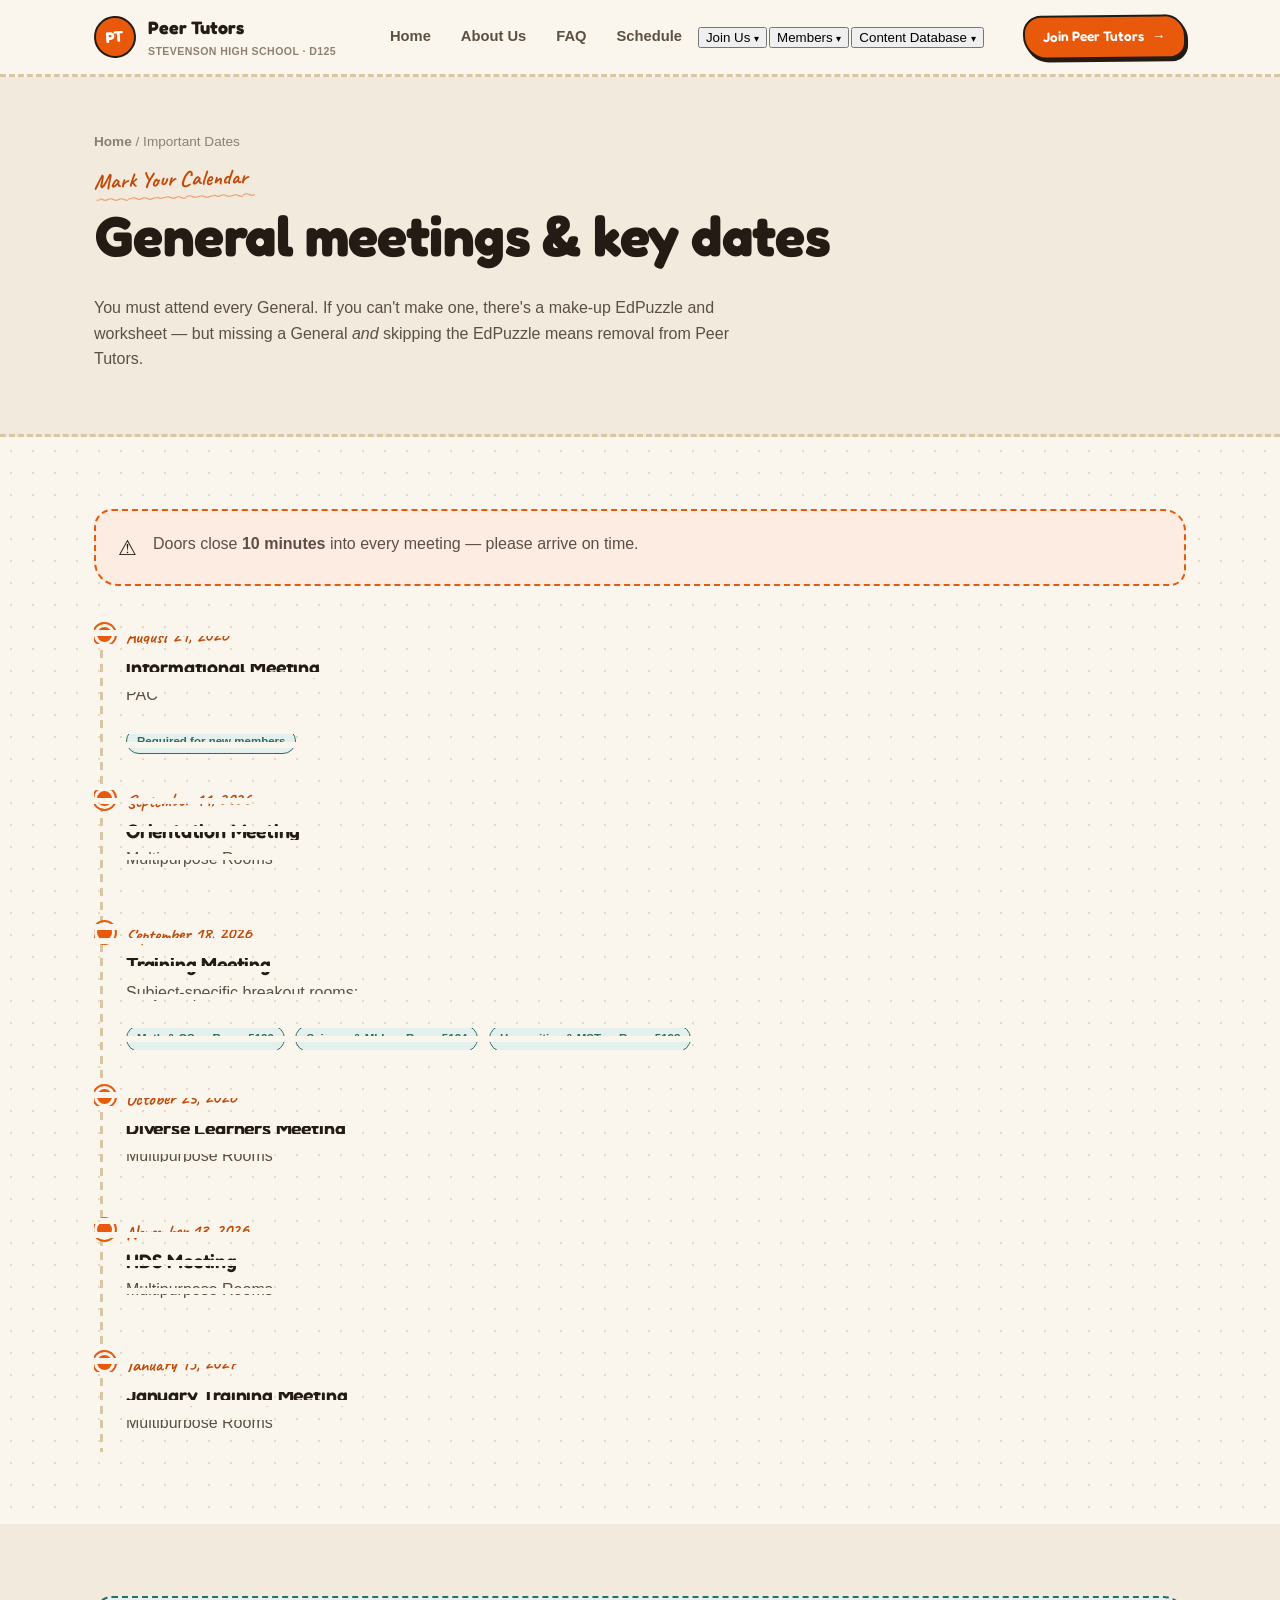
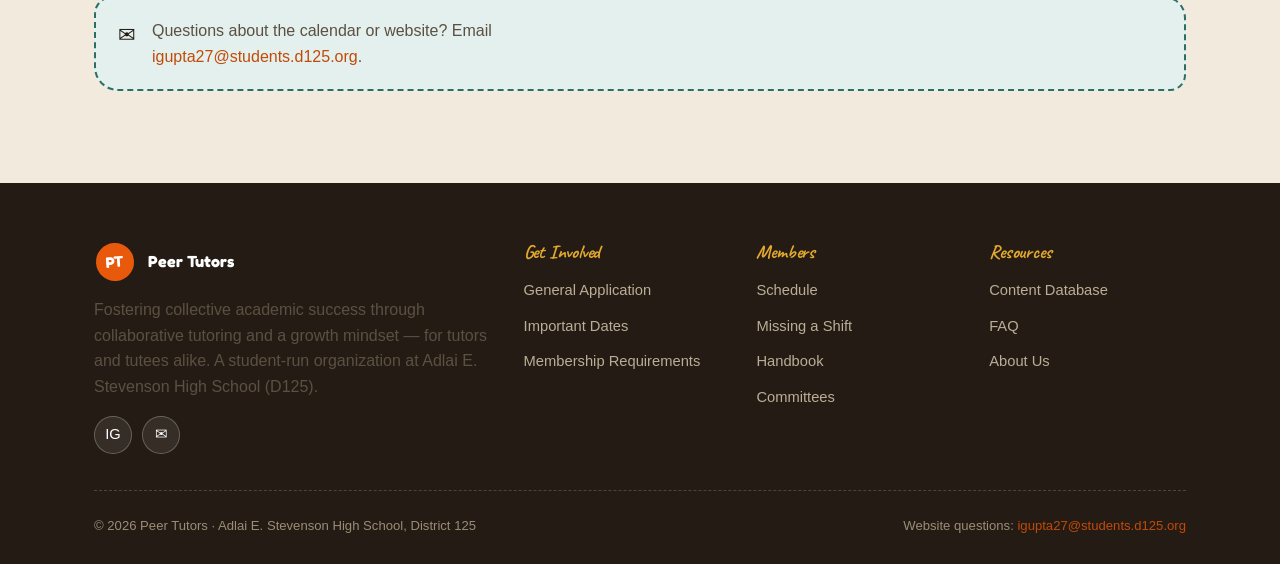
<file: dates.html>
<!DOCTYPE html>
<html lang="en">
<head>
<meta charset="UTF-8">
<meta name="viewport" content="width=device-width, initial-scale=1.0">
<title>Important Dates | Peer Tutors</title>
<link rel="stylesheet" href="assets/style.css">
</head>
<body>

<header class="site-header">
  <div class="nav-row container">
    <a href="index.html" class="brand">
      <span class="brand-mark">PT</span>
      <span>Peer Tutors<small>STEVENSON HIGH SCHOOL &middot; D125</small></span>
    </a>
    <button class="nav-toggle" aria-label="Toggle menu" aria-expanded="false">
      <svg viewBox="0 0 24 24" fill="none" stroke="currentColor" stroke-width="2" stroke-linecap="round"><line x1="3" y1="6" x2="21" y2="6"/><line x1="3" y1="12" x2="21" y2="12"/><line x1="3" y1="18" x2="21" y2="18"/></svg>
    </button>
    <ul class="nav-main">
      <li><a href="index.html">Home</a></li>
      <li><a href="about.html">About Us</a></li>
      <li><a href="faq.html">FAQ</a></li>
      <li><a href="schedule.html">Schedule</a></li>
      <li class="dropdown">
        <button type="button">Join Us <span class="caret">&#9662;</span></button>
        <div class="dropdown-menu">
          <a href="apply.html">General Application</a>
          <a href="dates.html" aria-current="page">Important Dates</a>
          <a href="requirements.html">Membership Requirements</a>
        </div>
      </li>
      <li class="dropdown">
        <button type="button">Members <span class="caret">&#9662;</span></button>
        <div class="dropdown-menu">
          <a href="missing-shift.html">Missing a Shift</a>
          <a href="handbook.html">Handbook</a>
          <a href="committees.html">Committees</a>
        </div>
      </li>
      <li class="dropdown">
        <button type="button">Content Database <span class="caret">&#9662;</span></button>
        <div class="dropdown-menu">
          <a href="database.html#study-guides">Study Guides</a>
          <a href="database.html#video-guides">Video Guides</a>
          <a href="database.html#spark-notes">SPARK Notes</a>
          <a href="database.html#submissions">Submissions</a>
        </div>
      </li>
    </ul>
    <div class="nav-cta">
      <a href="apply.html" class="btn btn-primary btn-sm"><span class="btn-text">Join Peer Tutors</span><span aria-hidden="true">&rarr;</span></a>
    </div>
  </div>
</header>

<main>

  <section class="page-hero">
    <div class="container">
      <div class="breadcrumb"><a href="index.html">Home</a> / Important Dates</div>
      <span class="eyebrow">Mark Your Calendar</span>
      <h1>General meetings &amp; key dates</h1>
      <p class="lede" style="max-width:640px;">You must attend every General. If you can't make one, there's a make-up EdPuzzle and worksheet &mdash; but missing a General <em>and</em> skipping the EdPuzzle means removal from Peer Tutors.</p>
    </div>
  </section>

  <section>
    <div class="container">
      <div class="callout warn reveal">
        <span class="glyph">&#9888;</span>
        <p>Doors close <strong>10 minutes</strong> into every meeting &mdash; please arrive on time.</p>
      </div>

      <div class="timeline reveal" style="margin-top:36px;">
        <div class="timeline-item">
          <div class="timeline-date">August 21, 2026</div>
          <h3>Informational Meeting</h3>
          <p>PAC</p>
          <span class="tag">Required for new members</span>
        </div>
        <div class="timeline-item">
          <div class="timeline-date">September 11, 2026</div>
          <h3>Orientation Meeting</h3>
          <p>Multipurpose Rooms</p>
        </div>
        <div class="timeline-item">
          <div class="timeline-date">September 18, 2026</div>
          <h3>Training Meeting</h3>
          <p>Subject-specific breakout rooms:</p>
          <span class="tag">Math &amp; CS &mdash; Room 5120</span>
          <span class="tag">Science &amp; MLL &mdash; Room 5124</span>
          <span class="tag">Humanities &amp; MST &mdash; Room 5128</span>
        </div>
        <div class="timeline-item">
          <div class="timeline-date">October 23, 2026</div>
          <h3>Diverse Learners Meeting</h3>
          <p>Multipurpose Rooms</p>
        </div>
        <div class="timeline-item">
          <div class="timeline-date">November 13, 2026</div>
          <h3>HDS Meeting</h3>
          <p>Multipurpose Rooms</p>
        </div>
        <div class="timeline-item">
          <div class="timeline-date">January 15, 2027</div>
          <h3>January Training Meeting</h3>
          <p>Multipurpose Rooms</p>
        </div>
      </div>
    </div>
  </section>

  <section class="section-sunken">
    <div class="container">
      <div class="callout info reveal">
        <span class="glyph">&#9993;</span>
        <p>Questions about the calendar or website? Email <a href="mailto:igupta27@students.d125.org">igupta27@students.d125.org</a>.</p>
      </div>
    </div>
  </section>

</main>

<footer class="site-footer">
  <div class="container">
    <div class="footer-grid">
      <div>
        <div class="footer-brand"><span class="brand-mark">PT</span> Peer Tutors</div>
        <p>Fostering collective academic success through collaborative tutoring and a growth mindset &mdash; for tutors and tutees alike. A student-run organization at Adlai E. Stevenson High School (D125).</p>
        <div class="social-row">
          <a href="https://instagram.com" aria-label="Instagram">IG</a>
          <a href="mailto:pteboard-group@d125.org" aria-label="Email">&#9993;</a>
        </div>
      </div>
      <div>
        <h4>Get Involved</h4>
        <ul>
          <li><a href="apply.html">General Application</a></li>
          <li><a href="dates.html">Important Dates</a></li>
          <li><a href="requirements.html">Membership Requirements</a></li>
        </ul>
      </div>
      <div>
        <h4>Members</h4>
        <ul>
          <li><a href="schedule.html">Schedule</a></li>
          <li><a href="missing-shift.html">Missing a Shift</a></li>
          <li><a href="handbook.html">Handbook</a></li>
          <li><a href="committees.html">Committees</a></li>
        </ul>
      </div>
      <div>
        <h4>Resources</h4>
        <ul>
          <li><a href="database.html">Content Database</a></li>
          <li><a href="faq.html">FAQ</a></li>
          <li><a href="about.html">About Us</a></li>
        </ul>
      </div>
    </div>
    <div class="footer-bottom">
      <span>&copy; 2026 Peer Tutors &middot; Adlai E. Stevenson High School, District 125</span>
      <span>Website questions: <a href="mailto:igupta27@students.d125.org">igupta27@students.d125.org</a></span>
    </div>
  </div>
</footer>

<script src="assets/script.js"></script>
</body>
</html>
</file>
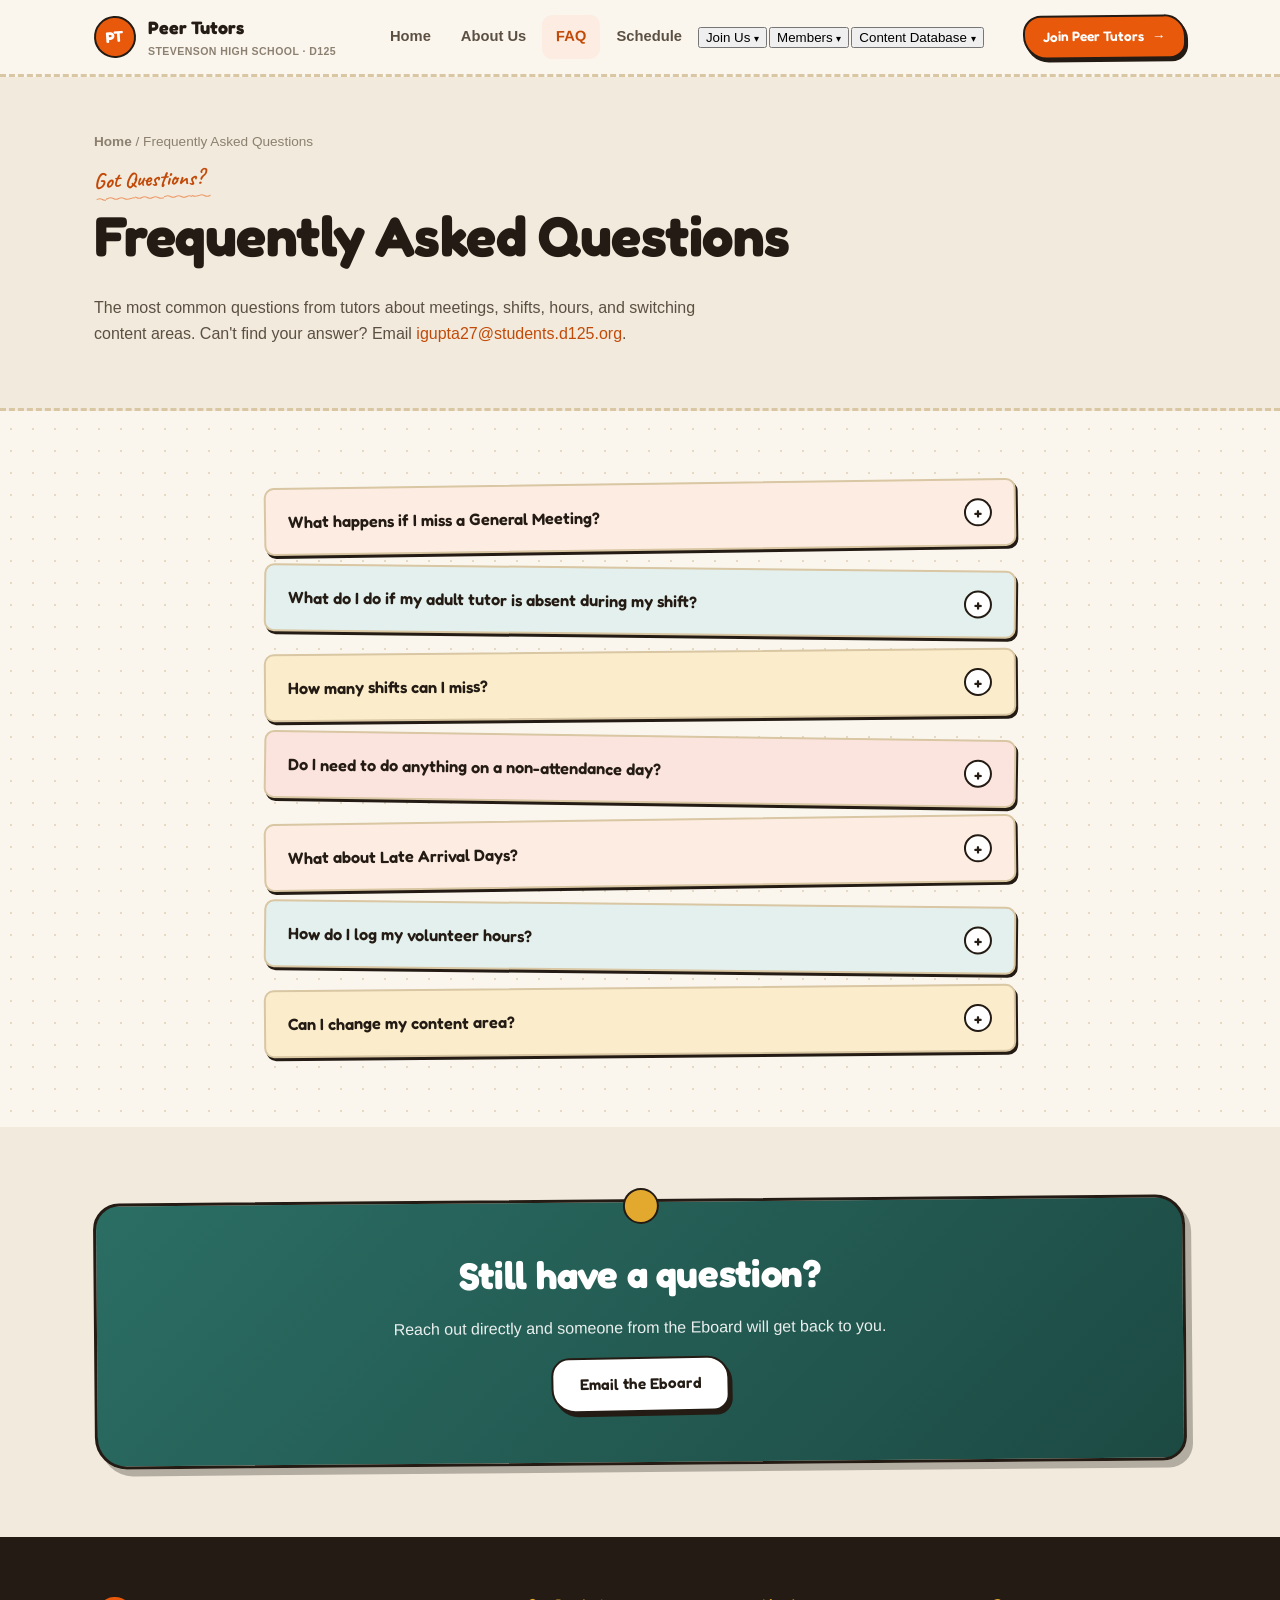
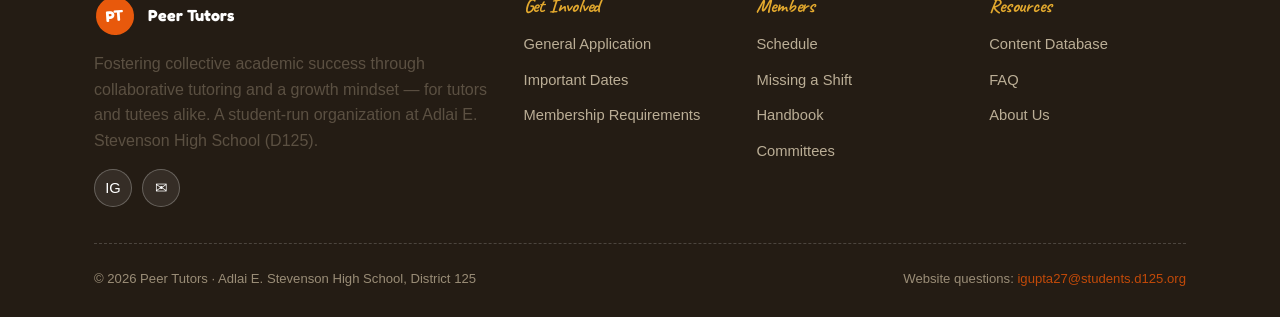
<file: faq.html>
<!DOCTYPE html>
<html lang="en">
<head>
<meta charset="UTF-8">
<meta name="viewport" content="width=device-width, initial-scale=1.0">
<title>FAQ | Peer Tutors</title>
<link rel="stylesheet" href="assets/style.css">
</head>
<body>

<header class="site-header">
  <div class="nav-row container">
    <a href="index.html" class="brand">
      <span class="brand-mark">PT</span>
      <span>Peer Tutors<small>STEVENSON HIGH SCHOOL &middot; D125</small></span>
    </a>
    <button class="nav-toggle" aria-label="Toggle menu" aria-expanded="false">
      <svg viewBox="0 0 24 24" fill="none" stroke="currentColor" stroke-width="2" stroke-linecap="round"><line x1="3" y1="6" x2="21" y2="6"/><line x1="3" y1="12" x2="21" y2="12"/><line x1="3" y1="18" x2="21" y2="18"/></svg>
    </button>
    <ul class="nav-main">
      <li><a href="index.html">Home</a></li>
      <li><a href="about.html">About Us</a></li>
      <li><a href="faq.html" aria-current="page">FAQ</a></li>
      <li><a href="schedule.html">Schedule</a></li>
      <li class="dropdown">
        <button type="button">Join Us <span class="caret">&#9662;</span></button>
        <div class="dropdown-menu">
          <a href="apply.html">General Application</a>
          <a href="dates.html">Important Dates</a>
          <a href="requirements.html">Membership Requirements</a>
        </div>
      </li>
      <li class="dropdown">
        <button type="button">Members <span class="caret">&#9662;</span></button>
        <div class="dropdown-menu">
          <a href="missing-shift.html">Missing a Shift</a>
          <a href="handbook.html">Handbook</a>
          <a href="committees.html">Committees</a>
        </div>
      </li>
      <li class="dropdown">
        <button type="button">Content Database <span class="caret">&#9662;</span></button>
        <div class="dropdown-menu">
          <a href="database.html#study-guides">Study Guides</a>
          <a href="database.html#video-guides">Video Guides</a>
          <a href="database.html#spark-notes">SPARK Notes</a>
          <a href="database.html#submissions">Submissions</a>
        </div>
      </li>
    </ul>
    <div class="nav-cta">
      <a href="apply.html" class="btn btn-primary btn-sm"><span class="btn-text">Join Peer Tutors</span><span aria-hidden="true">&rarr;</span></a>
    </div>
  </div>
</header>

<main>

  <section class="page-hero">
    <div class="container">
      <div class="breadcrumb"><a href="index.html">Home</a> / Frequently Asked Questions</div>
      <span class="eyebrow">Got Questions?</span>
      <h1>Frequently Asked Questions</h1>
      <p class="lede" style="max-width:640px;">The most common questions from tutors about meetings, shifts, hours, and switching content areas. Can't find your answer? Email <a href="mailto:igupta27@students.d125.org">igupta27@students.d125.org</a>.</p>
    </div>
  </section>

  <section>
    <div class="container" style="max-width:800px;">
      <div class="accordion reveal">

        <div class="accordion-item">
          <button class="accordion-trigger">
            What happens if I miss a General Meeting?
            <span class="plus">+</span>
          </button>
          <div class="accordion-panel">
            <div class="accordion-panel-inner">
              <p>Email the PT Eboard <strong>as soon as possible</strong> &mdash; ideally at least 24 hours ahead of the meeting &mdash; to receive the EdPuzzle link to make up the meeting. If you don't notify leadership in time, you won't qualify for the makeup assignment.</p>
            </div>
          </div>
        </div>

        <div class="accordion-item">
          <button class="accordion-trigger">
            What do I do if my adult tutor is absent during my shift?
            <span class="plus">+</span>
          </button>
          <div class="accordion-panel">
            <div class="accordion-panel-inner">
              <p>Check with another adult supervisor in the room, continue tutoring at your regular table, and complete the required check-in/check-out documentation as usual.</p>
            </div>
          </div>
        </div>

        <div class="accordion-item">
          <button class="accordion-trigger">
            How many shifts can I miss?
            <span class="plus">+</span>
          </button>
          <div class="accordion-panel">
            <div class="accordion-panel-inner">
              <p>You get up to <strong>two excused absences</strong> per semester by submitting the Missing Shift Form. Beyond that, you'll need to complete additional tutoring sessions or submit content to the Content Database to make up the credit. See <a href="missing-shift.html">Missing a Shift</a> for full details.</p>
            </div>
          </div>
        </div>

        <div class="accordion-item">
          <button class="accordion-trigger">
            Do I need to do anything on a non-attendance day?
            <span class="plus">+</span>
          </button>
          <div class="accordion-panel">
            <div class="accordion-panel-inner">
              <p>No &mdash; you do not need to fill out the Missing Shift Form, and you do not need to make up the shift.</p>
            </div>
          </div>
        </div>

        <div class="accordion-item">
          <button class="accordion-trigger">
            What about Late Arrival Days?
            <span class="plus">+</span>
          </button>
          <div class="accordion-panel">
            <div class="accordion-panel-inner">
              <p><strong>Before-school shifts:</strong> your shift is excused, unless your content director tells you otherwise.</p>
              <p><strong>Half-period lunch shifts:</strong> tutors with half-lunch shifts are not required to participate on Late Arrival Days.</p>
            </div>
          </div>
        </div>

        <div class="accordion-item">
          <button class="accordion-trigger">
            How do I log my volunteer hours?
            <span class="plus">+</span>
          </button>
          <div class="accordion-panel">
            <div class="accordion-panel-inner">
              <p>Complete your semester reflection through InnerView, including photos and responses to four guiding questions about your role, personal growth, impact, and real-world application.</p>
            </div>
          </div>
        </div>

        <div class="accordion-item">
          <button class="accordion-trigger">
            Can I change my content area?
            <span class="plus">+</span>
          </button>
          <div class="accordion-panel">
            <div class="accordion-panel-inner">
              <p>Email your current content area director <em>and</em> the director of your new content area to ask if this is possible.</p>
            </div>
          </div>
        </div>

      </div>
    </div>
  </section>

  <section class="section-sunken">
    <div class="container">
      <div class="cta-band" style="background:linear-gradient(135deg, var(--secondary), #1c4a43);">
        <h2>Still have a question?</h2>
        <p>Reach out directly and someone from the Eboard will get back to you.</p>
        <div class="btn-row" style="justify-content:center; margin-top:16px;">
          <a href="mailto:pteboard-group@d125.org" class="btn btn-light">Email the Eboard</a>
        </div>
      </div>
    </div>
  </section>

</main>

<footer class="site-footer">
  <div class="container">
    <div class="footer-grid">
      <div>
        <div class="footer-brand"><span class="brand-mark">PT</span> Peer Tutors</div>
        <p>Fostering collective academic success through collaborative tutoring and a growth mindset &mdash; for tutors and tutees alike. A student-run organization at Adlai E. Stevenson High School (D125).</p>
        <div class="social-row">
          <a href="https://instagram.com" aria-label="Instagram">IG</a>
          <a href="mailto:pteboard-group@d125.org" aria-label="Email">&#9993;</a>
        </div>
      </div>
      <div>
        <h4>Get Involved</h4>
        <ul>
          <li><a href="apply.html">General Application</a></li>
          <li><a href="dates.html">Important Dates</a></li>
          <li><a href="requirements.html">Membership Requirements</a></li>
        </ul>
      </div>
      <div>
        <h4>Members</h4>
        <ul>
          <li><a href="schedule.html">Schedule</a></li>
          <li><a href="missing-shift.html">Missing a Shift</a></li>
          <li><a href="handbook.html">Handbook</a></li>
          <li><a href="committees.html">Committees</a></li>
        </ul>
      </div>
      <div>
        <h4>Resources</h4>
        <ul>
          <li><a href="database.html">Content Database</a></li>
          <li><a href="faq.html">FAQ</a></li>
          <li><a href="about.html">About Us</a></li>
        </ul>
      </div>
    </div>
    <div class="footer-bottom">
      <span>&copy; 2026 Peer Tutors &middot; Adlai E. Stevenson High School, District 125</span>
      <span>Website questions: <a href="mailto:igupta27@students.d125.org">igupta27@students.d125.org</a></span>
    </div>
  </div>
</footer>

<script src="assets/script.js"></script>
</body>
</html>
</file>
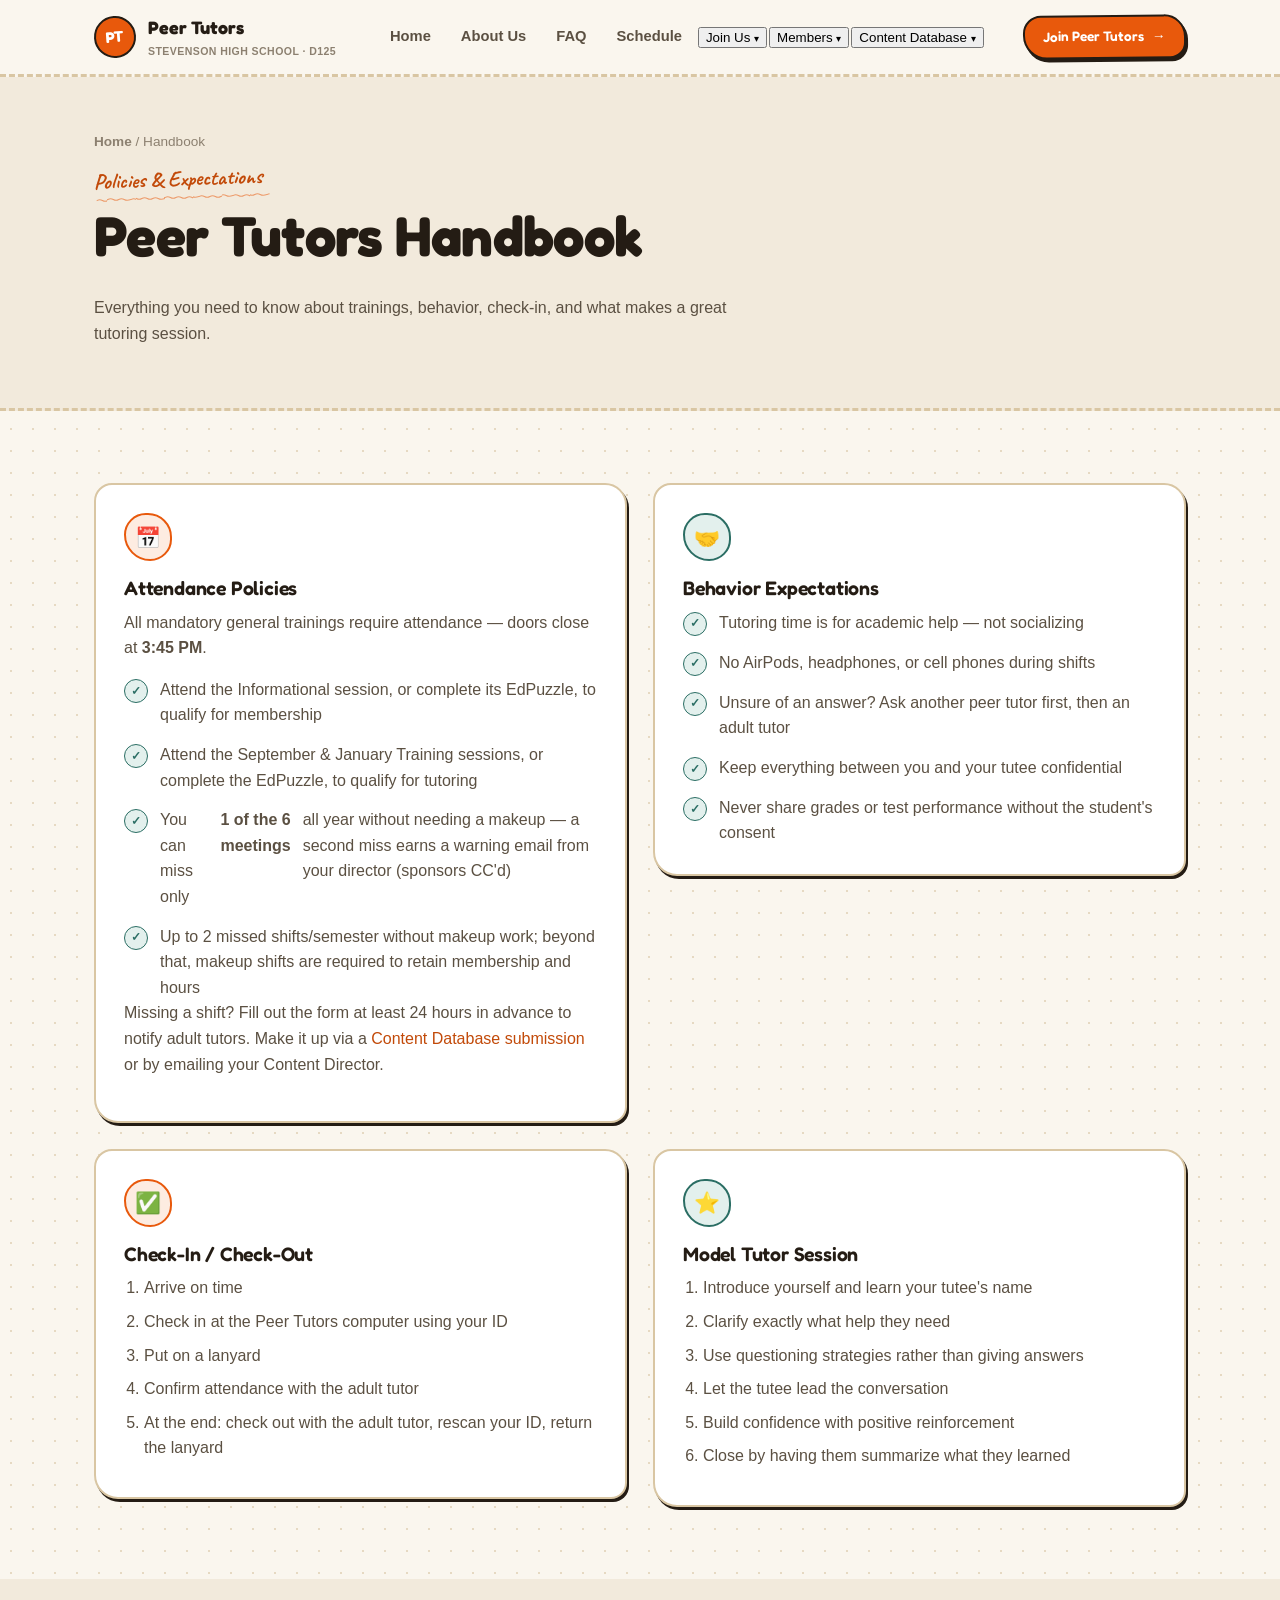
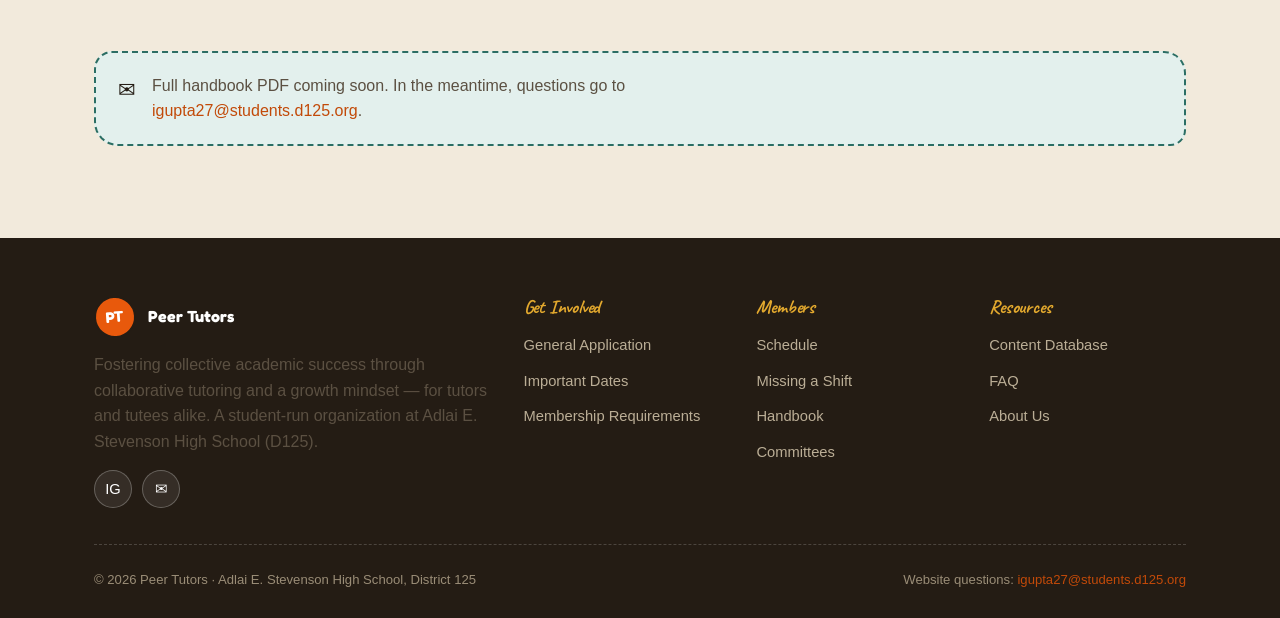
<file: handbook.html>
<!DOCTYPE html>
<html lang="en">
<head>
<meta charset="UTF-8">
<meta name="viewport" content="width=device-width, initial-scale=1.0">
<title>Handbook | Peer Tutors</title>
<link rel="stylesheet" href="assets/style.css">
</head>
<body>

<header class="site-header">
  <div class="nav-row container">
    <a href="index.html" class="brand">
      <span class="brand-mark">PT</span>
      <span>Peer Tutors<small>STEVENSON HIGH SCHOOL &middot; D125</small></span>
    </a>
    <button class="nav-toggle" aria-label="Toggle menu" aria-expanded="false">
      <svg viewBox="0 0 24 24" fill="none" stroke="currentColor" stroke-width="2" stroke-linecap="round"><line x1="3" y1="6" x2="21" y2="6"/><line x1="3" y1="12" x2="21" y2="12"/><line x1="3" y1="18" x2="21" y2="18"/></svg>
    </button>
    <ul class="nav-main">
      <li><a href="index.html">Home</a></li>
      <li><a href="about.html">About Us</a></li>
      <li><a href="faq.html">FAQ</a></li>
      <li><a href="schedule.html">Schedule</a></li>
      <li class="dropdown">
        <button type="button">Join Us <span class="caret">&#9662;</span></button>
        <div class="dropdown-menu">
          <a href="apply.html">General Application</a>
          <a href="dates.html">Important Dates</a>
          <a href="requirements.html">Membership Requirements</a>
        </div>
      </li>
      <li class="dropdown">
        <button type="button">Members <span class="caret">&#9662;</span></button>
        <div class="dropdown-menu">
          <a href="missing-shift.html">Missing a Shift</a>
          <a href="handbook.html" aria-current="page">Handbook</a>
          <a href="committees.html">Committees</a>
        </div>
      </li>
      <li class="dropdown">
        <button type="button">Content Database <span class="caret">&#9662;</span></button>
        <div class="dropdown-menu">
          <a href="database.html#study-guides">Study Guides</a>
          <a href="database.html#video-guides">Video Guides</a>
          <a href="database.html#spark-notes">SPARK Notes</a>
          <a href="database.html#submissions">Submissions</a>
        </div>
      </li>
    </ul>
    <div class="nav-cta">
      <a href="apply.html" class="btn btn-primary btn-sm"><span class="btn-text">Join Peer Tutors</span><span aria-hidden="true">&rarr;</span></a>
    </div>
  </div>
</header>

<main>

  <section class="page-hero">
    <div class="container">
      <div class="breadcrumb"><a href="index.html">Home</a> / Handbook</div>
      <span class="eyebrow">Policies &amp; Expectations</span>
      <h1>Peer Tutors Handbook</h1>
      <p class="lede" style="max-width:640px;">Everything you need to know about trainings, behavior, check-in, and what makes a great tutoring session.</p>
    </div>
  </section>

  <section>
    <div class="container">
      <div class="grid grid-2" style="align-items:flex-start;">

        <div class="card reveal">
          <div class="icon">&#128197;</div>
          <h3>Attendance Policies</h3>
          <p>All mandatory general trainings require attendance &mdash; doors close at <strong>3:45 PM</strong>.</p>
          <ul class="list-check">
            <li>Attend the Informational session, or complete its EdPuzzle, to qualify for membership</li>
            <li>Attend the September &amp; January Training sessions, or complete the EdPuzzle, to qualify for tutoring</li>
            <li>You can miss only <strong>1 of the 6 meetings</strong> all year without needing a makeup &mdash; a second miss earns a warning email from your director (sponsors CC'd)</li>
            <li>Up to 2 missed shifts/semester without makeup work; beyond that, makeup shifts are required to retain membership and hours</li>
          </ul>
          <p>Missing a shift? Fill out the form at least 24 hours in advance to notify adult tutors. Make it up via a <a href="database.html#submissions">Content Database submission</a> or by emailing your Content Director.</p>
        </div>

        <div class="card secondary reveal">
          <div class="icon">&#129309;</div>
          <h3>Behavior Expectations</h3>
          <ul class="list-check">
            <li>Tutoring time is for academic help &mdash; not socializing</li>
            <li>No AirPods, headphones, or cell phones during shifts</li>
            <li>Unsure of an answer? Ask another peer tutor first, then an adult tutor</li>
            <li>Keep everything between you and your tutee confidential</li>
            <li>Never share grades or test performance without the student's consent</li>
          </ul>
        </div>

        <div class="card reveal">
          <div class="icon">&#9989;</div>
          <h3>Check-In / Check-Out</h3>
          <ol style="color:var(--ink-soft); padding-left:20px; margin:0;">
            <li style="margin-bottom:8px;">Arrive on time</li>
            <li style="margin-bottom:8px;">Check in at the Peer Tutors computer using your ID</li>
            <li style="margin-bottom:8px;">Put on a lanyard</li>
            <li style="margin-bottom:8px;">Confirm attendance with the adult tutor</li>
            <li style="margin-bottom:8px;">At the end: check out with the adult tutor, rescan your ID, return the lanyard</li>
          </ol>
        </div>

        <div class="card secondary reveal">
          <div class="icon">&#11088;</div>
          <h3>Model Tutor Session</h3>
          <ol style="color:var(--ink-soft); padding-left:20px; margin:0;">
            <li style="margin-bottom:8px;">Introduce yourself and learn your tutee's name</li>
            <li style="margin-bottom:8px;">Clarify exactly what help they need</li>
            <li style="margin-bottom:8px;">Use questioning strategies rather than giving answers</li>
            <li style="margin-bottom:8px;">Let the tutee lead the conversation</li>
            <li style="margin-bottom:8px;">Build confidence with positive reinforcement</li>
            <li style="margin-bottom:8px;">Close by having them summarize what they learned</li>
          </ol>
        </div>

      </div>
    </div>
  </section>

  <section class="section-sunken">
    <div class="container">
      <div class="callout info reveal">
        <span class="glyph">&#9993;</span>
        <p>Full handbook PDF coming soon. In the meantime, questions go to <a href="mailto:igupta27@students.d125.org">igupta27@students.d125.org</a>.</p>
      </div>
    </div>
  </section>

</main>

<footer class="site-footer">
  <div class="container">
    <div class="footer-grid">
      <div>
        <div class="footer-brand"><span class="brand-mark">PT</span> Peer Tutors</div>
        <p>Fostering collective academic success through collaborative tutoring and a growth mindset &mdash; for tutors and tutees alike. A student-run organization at Adlai E. Stevenson High School (D125).</p>
        <div class="social-row">
          <a href="https://instagram.com" aria-label="Instagram">IG</a>
          <a href="mailto:pteboard-group@d125.org" aria-label="Email">&#9993;</a>
        </div>
      </div>
      <div>
        <h4>Get Involved</h4>
        <ul>
          <li><a href="apply.html">General Application</a></li>
          <li><a href="dates.html">Important Dates</a></li>
          <li><a href="requirements.html">Membership Requirements</a></li>
        </ul>
      </div>
      <div>
        <h4>Members</h4>
        <ul>
          <li><a href="schedule.html">Schedule</a></li>
          <li><a href="missing-shift.html">Missing a Shift</a></li>
          <li><a href="handbook.html">Handbook</a></li>
          <li><a href="committees.html">Committees</a></li>
        </ul>
      </div>
      <div>
        <h4>Resources</h4>
        <ul>
          <li><a href="database.html">Content Database</a></li>
          <li><a href="faq.html">FAQ</a></li>
          <li><a href="about.html">About Us</a></li>
        </ul>
      </div>
    </div>
    <div class="footer-bottom">
      <span>&copy; 2026 Peer Tutors &middot; Adlai E. Stevenson High School, District 125</span>
      <span>Website questions: <a href="mailto:igupta27@students.d125.org">igupta27@students.d125.org</a></span>
    </div>
  </div>
</footer>

<script src="assets/script.js"></script>
</body>
</html>
</file>
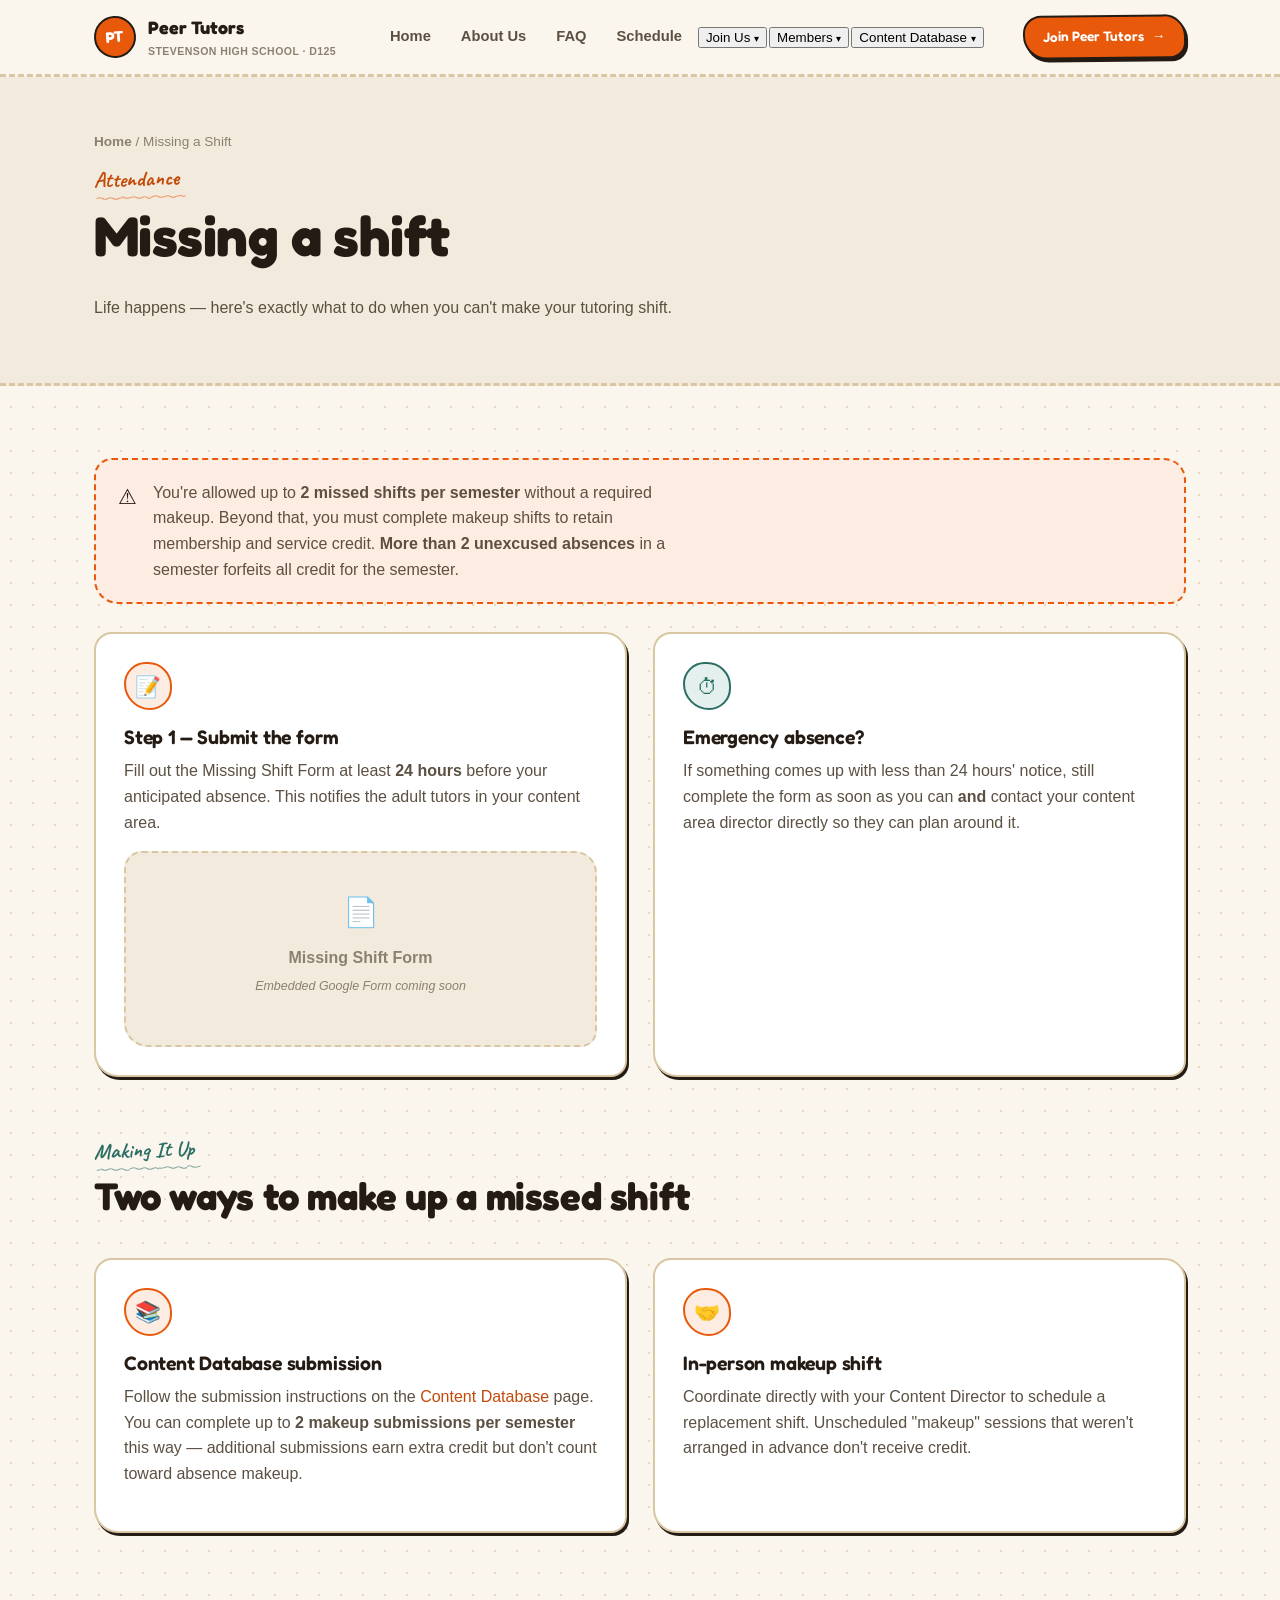
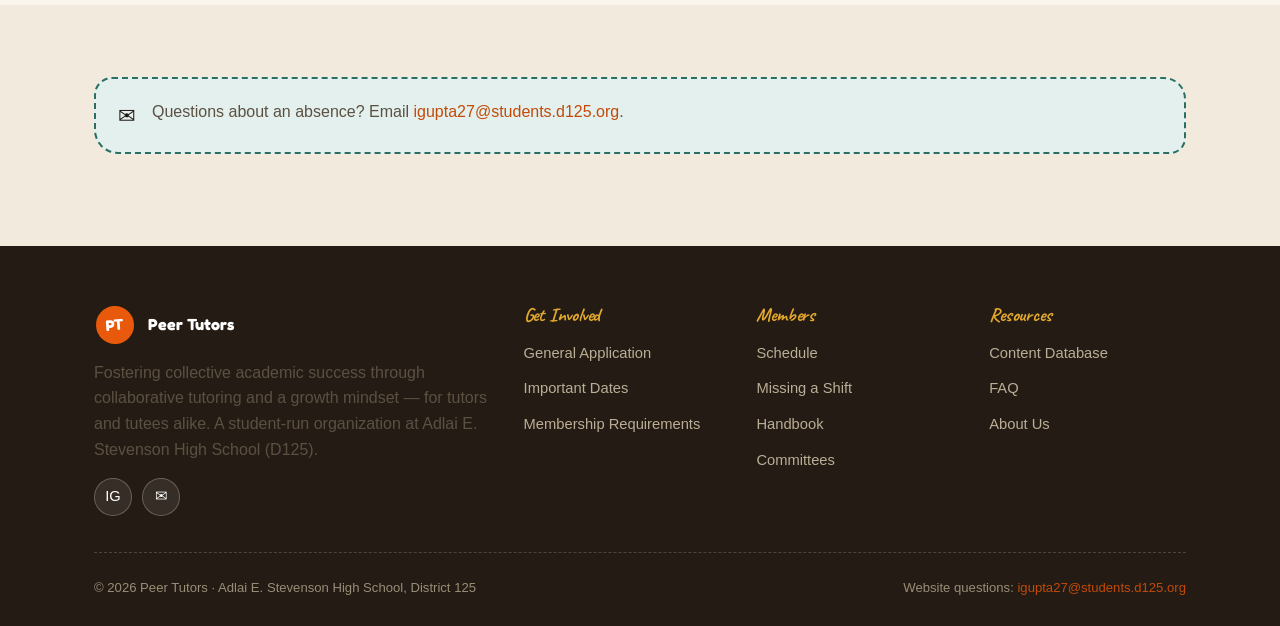
<file: missing-shift.html>
<!DOCTYPE html>
<html lang="en">
<head>
<meta charset="UTF-8">
<meta name="viewport" content="width=device-width, initial-scale=1.0">
<title>Missing a Shift | Peer Tutors</title>
<link rel="stylesheet" href="assets/style.css">
</head>
<body>

<header class="site-header">
  <div class="nav-row container">
    <a href="index.html" class="brand">
      <span class="brand-mark">PT</span>
      <span>Peer Tutors<small>STEVENSON HIGH SCHOOL &middot; D125</small></span>
    </a>
    <button class="nav-toggle" aria-label="Toggle menu" aria-expanded="false">
      <svg viewBox="0 0 24 24" fill="none" stroke="currentColor" stroke-width="2" stroke-linecap="round"><line x1="3" y1="6" x2="21" y2="6"/><line x1="3" y1="12" x2="21" y2="12"/><line x1="3" y1="18" x2="21" y2="18"/></svg>
    </button>
    <ul class="nav-main">
      <li><a href="index.html">Home</a></li>
      <li><a href="about.html">About Us</a></li>
      <li><a href="faq.html">FAQ</a></li>
      <li><a href="schedule.html">Schedule</a></li>
      <li class="dropdown">
        <button type="button">Join Us <span class="caret">&#9662;</span></button>
        <div class="dropdown-menu">
          <a href="apply.html">General Application</a>
          <a href="dates.html">Important Dates</a>
          <a href="requirements.html">Membership Requirements</a>
        </div>
      </li>
      <li class="dropdown">
        <button type="button">Members <span class="caret">&#9662;</span></button>
        <div class="dropdown-menu">
          <a href="missing-shift.html" aria-current="page">Missing a Shift</a>
          <a href="handbook.html">Handbook</a>
          <a href="committees.html">Committees</a>
        </div>
      </li>
      <li class="dropdown">
        <button type="button">Content Database <span class="caret">&#9662;</span></button>
        <div class="dropdown-menu">
          <a href="database.html#study-guides">Study Guides</a>
          <a href="database.html#video-guides">Video Guides</a>
          <a href="database.html#spark-notes">SPARK Notes</a>
          <a href="database.html#submissions">Submissions</a>
        </div>
      </li>
    </ul>
    <div class="nav-cta">
      <a href="apply.html" class="btn btn-primary btn-sm"><span class="btn-text">Join Peer Tutors</span><span aria-hidden="true">&rarr;</span></a>
    </div>
  </div>
</header>

<main>

  <section class="page-hero">
    <div class="container">
      <div class="breadcrumb"><a href="index.html">Home</a> / Missing a Shift</div>
      <span class="eyebrow">Attendance</span>
      <h1>Missing a shift</h1>
      <p class="lede" style="max-width:640px;">Life happens &mdash; here's exactly what to do when you can't make your tutoring shift.</p>
    </div>
  </section>

  <section>
    <div class="container">

      <div class="callout warn reveal">
        <span class="glyph">&#9888;</span>
        <p>You're allowed up to <strong>2 missed shifts per semester</strong> without a required makeup. Beyond that, you must complete makeup shifts to retain membership and service credit. <strong>More than 2 unexcused absences</strong> in a semester forfeits all credit for the semester.</p>
      </div>

      <div class="grid grid-2" style="margin-top:28px;">
        <div class="card reveal">
          <div class="icon">&#128221;</div>
          <h3>Step 1 &mdash; Submit the form</h3>
          <p>Fill out the Missing Shift Form at least <strong>24 hours</strong> before your anticipated absence. This notifies the adult tutors in your content area.</p>
          <div class="embed-placeholder" style="margin-top:14px;">
            <div class="glyph">&#128196;</div>
            <strong>Missing Shift Form</strong>
            <p class="soon-note" style="margin-top:6px;">Embedded Google Form coming soon</p>
          </div>
        </div>
        <div class="card secondary reveal">
          <div class="icon">&#9201;</div>
          <h3>Emergency absence?</h3>
          <p>If something comes up with less than 24 hours' notice, still complete the form as soon as you can <strong>and</strong> contact your content area director directly so they can plan around it.</p>
        </div>
      </div>

      <div class="section-head left" style="margin-top:56px;">
        <span class="eyebrow secondary">Making It Up</span>
        <h2>Two ways to make up a missed shift</h2>
      </div>
      <div class="grid grid-2">
        <div class="card reveal">
          <div class="icon">&#128218;</div>
          <h3>Content Database submission</h3>
          <p>Follow the submission instructions on the <a href="database.html#submissions">Content Database</a> page. You can complete up to <strong>2 makeup submissions per semester</strong> this way &mdash; additional submissions earn extra credit but don't count toward absence makeup.</p>
        </div>
        <div class="card reveal">
          <div class="icon">&#129309;</div>
          <h3>In-person makeup shift</h3>
          <p>Coordinate directly with your Content Director to schedule a replacement shift. Unscheduled "makeup" sessions that weren't arranged in advance don't receive credit.</p>
        </div>
      </div>

    </div>
  </section>

  <section class="section-sunken">
    <div class="container">
      <div class="callout info reveal">
        <span class="glyph">&#9993;</span>
        <p>Questions about an absence? Email <a href="mailto:igupta27@students.d125.org">igupta27@students.d125.org</a>.</p>
      </div>
    </div>
  </section>

</main>

<footer class="site-footer">
  <div class="container">
    <div class="footer-grid">
      <div>
        <div class="footer-brand"><span class="brand-mark">PT</span> Peer Tutors</div>
        <p>Fostering collective academic success through collaborative tutoring and a growth mindset &mdash; for tutors and tutees alike. A student-run organization at Adlai E. Stevenson High School (D125).</p>
        <div class="social-row">
          <a href="https://instagram.com" aria-label="Instagram">IG</a>
          <a href="mailto:pteboard-group@d125.org" aria-label="Email">&#9993;</a>
        </div>
      </div>
      <div>
        <h4>Get Involved</h4>
        <ul>
          <li><a href="apply.html">General Application</a></li>
          <li><a href="dates.html">Important Dates</a></li>
          <li><a href="requirements.html">Membership Requirements</a></li>
        </ul>
      </div>
      <div>
        <h4>Members</h4>
        <ul>
          <li><a href="schedule.html">Schedule</a></li>
          <li><a href="missing-shift.html">Missing a Shift</a></li>
          <li><a href="handbook.html">Handbook</a></li>
          <li><a href="committees.html">Committees</a></li>
        </ul>
      </div>
      <div>
        <h4>Resources</h4>
        <ul>
          <li><a href="database.html">Content Database</a></li>
          <li><a href="faq.html">FAQ</a></li>
          <li><a href="about.html">About Us</a></li>
        </ul>
      </div>
    </div>
    <div class="footer-bottom">
      <span>&copy; 2026 Peer Tutors &middot; Adlai E. Stevenson High School, District 125</span>
      <span>Website questions: <a href="mailto:igupta27@students.d125.org">igupta27@students.d125.org</a></span>
    </div>
  </div>
</footer>

<script src="assets/script.js"></script>
</body>
</html>
</file>
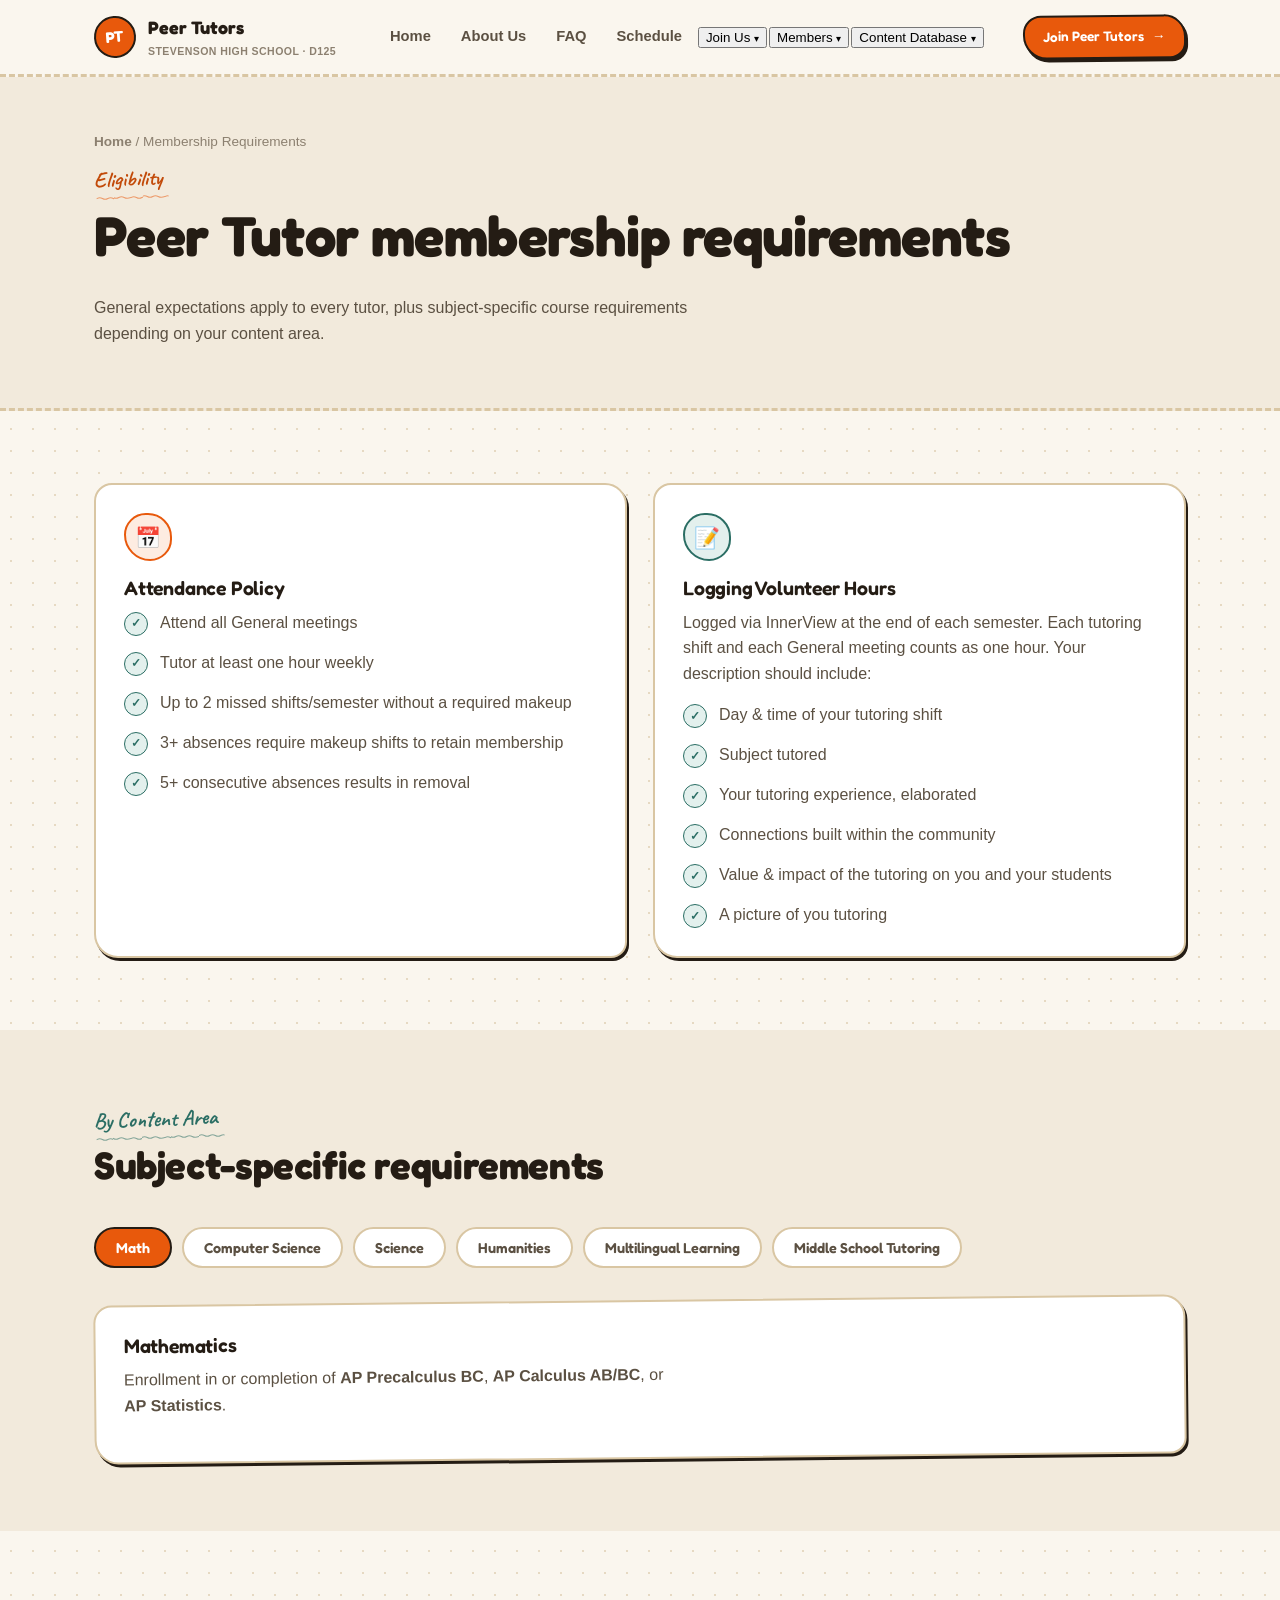
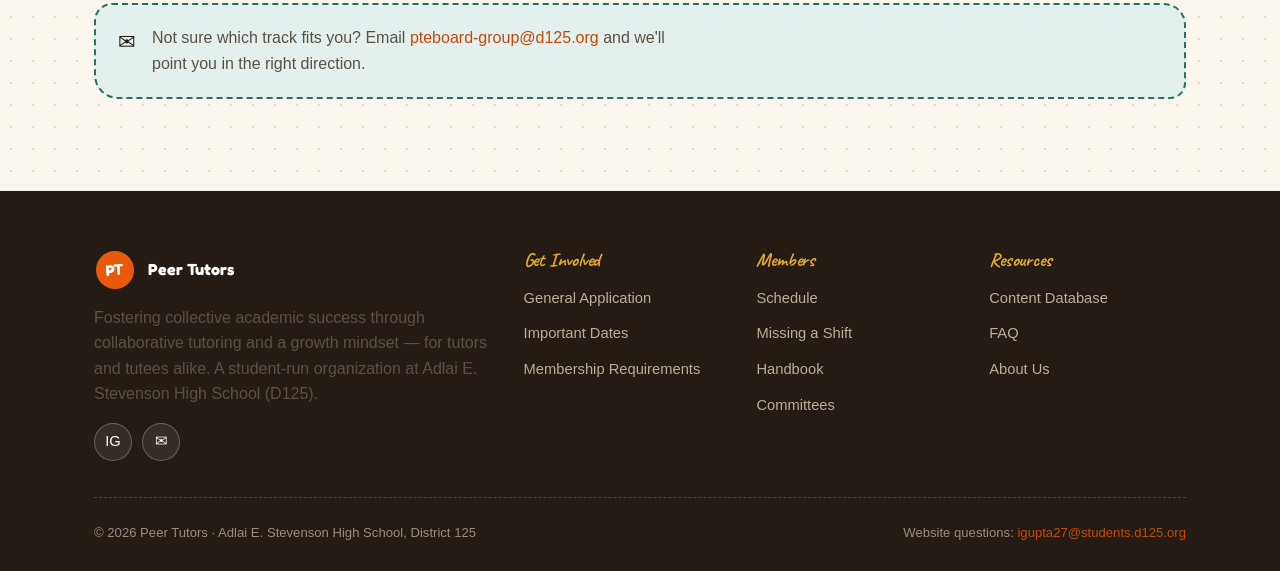
<file: requirements.html>
<!DOCTYPE html>
<html lang="en">
<head>
<meta charset="UTF-8">
<meta name="viewport" content="width=device-width, initial-scale=1.0">
<title>Membership Requirements | Peer Tutors</title>
<link rel="stylesheet" href="assets/style.css">
</head>
<body>

<header class="site-header">
  <div class="nav-row container">
    <a href="index.html" class="brand">
      <span class="brand-mark">PT</span>
      <span>Peer Tutors<small>STEVENSON HIGH SCHOOL &middot; D125</small></span>
    </a>
    <button class="nav-toggle" aria-label="Toggle menu" aria-expanded="false">
      <svg viewBox="0 0 24 24" fill="none" stroke="currentColor" stroke-width="2" stroke-linecap="round"><line x1="3" y1="6" x2="21" y2="6"/><line x1="3" y1="12" x2="21" y2="12"/><line x1="3" y1="18" x2="21" y2="18"/></svg>
    </button>
    <ul class="nav-main">
      <li><a href="index.html">Home</a></li>
      <li><a href="about.html">About Us</a></li>
      <li><a href="faq.html">FAQ</a></li>
      <li><a href="schedule.html">Schedule</a></li>
      <li class="dropdown">
        <button type="button">Join Us <span class="caret">&#9662;</span></button>
        <div class="dropdown-menu">
          <a href="apply.html">General Application</a>
          <a href="dates.html">Important Dates</a>
          <a href="requirements.html" aria-current="page">Membership Requirements</a>
        </div>
      </li>
      <li class="dropdown">
        <button type="button">Members <span class="caret">&#9662;</span></button>
        <div class="dropdown-menu">
          <a href="missing-shift.html">Missing a Shift</a>
          <a href="handbook.html">Handbook</a>
          <a href="committees.html">Committees</a>
        </div>
      </li>
      <li class="dropdown">
        <button type="button">Content Database <span class="caret">&#9662;</span></button>
        <div class="dropdown-menu">
          <a href="database.html#study-guides">Study Guides</a>
          <a href="database.html#video-guides">Video Guides</a>
          <a href="database.html#spark-notes">SPARK Notes</a>
          <a href="database.html#submissions">Submissions</a>
        </div>
      </li>
    </ul>
    <div class="nav-cta">
      <a href="apply.html" class="btn btn-primary btn-sm"><span class="btn-text">Join Peer Tutors</span><span aria-hidden="true">&rarr;</span></a>
    </div>
  </div>
</header>

<main>

  <section class="page-hero">
    <div class="container">
      <div class="breadcrumb"><a href="index.html">Home</a> / Membership Requirements</div>
      <span class="eyebrow">Eligibility</span>
      <h1>Peer Tutor membership requirements</h1>
      <p class="lede" style="max-width:640px;">General expectations apply to every tutor, plus subject-specific course requirements depending on your content area.</p>
    </div>
  </section>

  <section>
    <div class="container">
      <div class="grid grid-2">
        <div class="card reveal">
          <div class="icon">&#128197;</div>
          <h3>Attendance Policy</h3>
          <ul class="list-check">
            <li>Attend all General meetings</li>
            <li>Tutor at least one hour weekly</li>
            <li>Up to 2 missed shifts/semester without a required makeup</li>
            <li>3+ absences require makeup shifts to retain membership</li>
            <li>5+ consecutive absences results in removal</li>
          </ul>
        </div>
        <div class="card secondary reveal">
          <div class="icon">&#128221;</div>
          <h3>Logging Volunteer Hours</h3>
          <p>Logged via InnerView at the end of each semester. Each tutoring shift and each General meeting counts as one hour. Your description should include:</p>
          <ul class="list-check">
            <li>Day &amp; time of your tutoring shift</li>
            <li>Subject tutored</li>
            <li>Your tutoring experience, elaborated</li>
            <li>Connections built within the community</li>
            <li>Value &amp; impact of the tutoring on you and your students</li>
            <li>A picture of you tutoring</li>
          </ul>
        </div>
      </div>
    </div>
  </section>

  <section class="section-sunken">
    <div class="container">
      <div class="section-head left">
        <span class="eyebrow secondary">By Content Area</span>
        <h2>Subject-specific requirements</h2>
      </div>

      <div class="tabs-bar" data-tab-group="req">
        <button class="tab-btn active" data-tab="math">Math</button>
        <button class="tab-btn" data-tab="cs">Computer Science</button>
        <button class="tab-btn" data-tab="science">Science</button>
        <button class="tab-btn" data-tab="humanities">Humanities</button>
        <button class="tab-btn" data-tab="mll">Multilingual Learning</button>
        <button class="tab-btn" data-tab="mst">Middle School Tutoring</button>
      </div>

      <div class="tab-panel active" data-tab-group="req" data-tab="math">
        <div class="card">
          <h3>Mathematics</h3>
          <p>Enrollment in or completion of <strong>AP Precalculus BC</strong>, <strong>AP Calculus AB/BC</strong>, or <strong>AP Statistics</strong>.</p>
        </div>
      </div>

      <div class="tab-panel" data-tab-group="req" data-tab="cs">
        <div class="card">
          <h3>Computer Science</h3>
          <p>All CS Peer Tutors must also meet the Math requirements above, and must be willing to tutor Math as well.</p>
        </div>
      </div>

      <div class="tab-panel" data-tab-group="req" data-tab="science">
        <div class="card">
          <h3>Science</h3>
          <p>Enrollment in or completion of any <strong>AP Science course</strong> or <strong>Earth Science</strong>.</p>
        </div>
      </div>

      <div class="tab-panel" data-tab-group="req" data-tab="humanities">
        <div class="card">
          <h3>Humanities</h3>
          <p>Junior or senior status required, plus a course match for your track:</p>
          <div class="table-wrap">
            <table>
              <thead><tr><th>Track</th><th>Required Course</th></tr></thead>
              <tbody>
                <tr><td>Communication Arts</td><td>AP Language or AP Literature</td></tr>
                <tr><td>Social Studies</td><td>Any AP History course</td></tr>
                <tr><td>Economics</td><td>AP Microeconomics or AP Macroeconomics</td></tr>
              </tbody>
            </table>
          </div>
        </div>
      </div>

      <div class="tab-panel" data-tab-group="req" data-tab="mll">
        <div class="card">
          <h3>Multilingual Learning</h3>
          <div class="table-wrap">
            <table>
              <thead><tr><th>Language</th><th>Level Requirement</th></tr></thead>
              <tbody>
                <tr><td>Spanish</td><td>Level 3&ndash;4 or above</td></tr>
                <tr><td>Chinese / Hebrew</td><td>Level 3 or above</td></tr>
                <tr><td>Latin</td><td>Level 3 or above</td></tr>
                <tr><td>German</td><td>Level 3 or above, or independent study</td></tr>
                <tr><td>French</td><td>Level 2 or above, or independent study</td></tr>
              </tbody>
            </table>
          </div>
        </div>
      </div>

      <div class="tab-panel" data-tab-group="req" data-tab="mst">
        <div class="card">
          <h3>Middle School Tutoring</h3>
          <ul class="list-check">
            <li>Completion of classroom training</li>
            <li>Personal transportation to Daniel Wright Junior High</li>
            <li>Enrollment in or completion of Algebra 2</li>
          </ul>
        </div>
      </div>

    </div>
  </section>

  <section>
    <div class="container">
      <div class="callout info reveal">
        <span class="glyph">&#9993;</span>
        <p>Not sure which track fits you? Email <a href="mailto:pteboard-group@d125.org">pteboard-group@d125.org</a> and we'll point you in the right direction.</p>
      </div>
    </div>
  </section>

</main>

<footer class="site-footer">
  <div class="container">
    <div class="footer-grid">
      <div>
        <div class="footer-brand"><span class="brand-mark">PT</span> Peer Tutors</div>
        <p>Fostering collective academic success through collaborative tutoring and a growth mindset &mdash; for tutors and tutees alike. A student-run organization at Adlai E. Stevenson High School (D125).</p>
        <div class="social-row">
          <a href="https://instagram.com" aria-label="Instagram">IG</a>
          <a href="mailto:pteboard-group@d125.org" aria-label="Email">&#9993;</a>
        </div>
      </div>
      <div>
        <h4>Get Involved</h4>
        <ul>
          <li><a href="apply.html">General Application</a></li>
          <li><a href="dates.html">Important Dates</a></li>
          <li><a href="requirements.html">Membership Requirements</a></li>
        </ul>
      </div>
      <div>
        <h4>Members</h4>
        <ul>
          <li><a href="schedule.html">Schedule</a></li>
          <li><a href="missing-shift.html">Missing a Shift</a></li>
          <li><a href="handbook.html">Handbook</a></li>
          <li><a href="committees.html">Committees</a></li>
        </ul>
      </div>
      <div>
        <h4>Resources</h4>
        <ul>
          <li><a href="database.html">Content Database</a></li>
          <li><a href="faq.html">FAQ</a></li>
          <li><a href="about.html">About Us</a></li>
        </ul>
      </div>
    </div>
    <div class="footer-bottom">
      <span>&copy; 2026 Peer Tutors &middot; Adlai E. Stevenson High School, District 125</span>
      <span>Website questions: <a href="mailto:igupta27@students.d125.org">igupta27@students.d125.org</a></span>
    </div>
  </div>
</footer>

<script src="assets/script.js"></script>
</body>
</html>
</file>
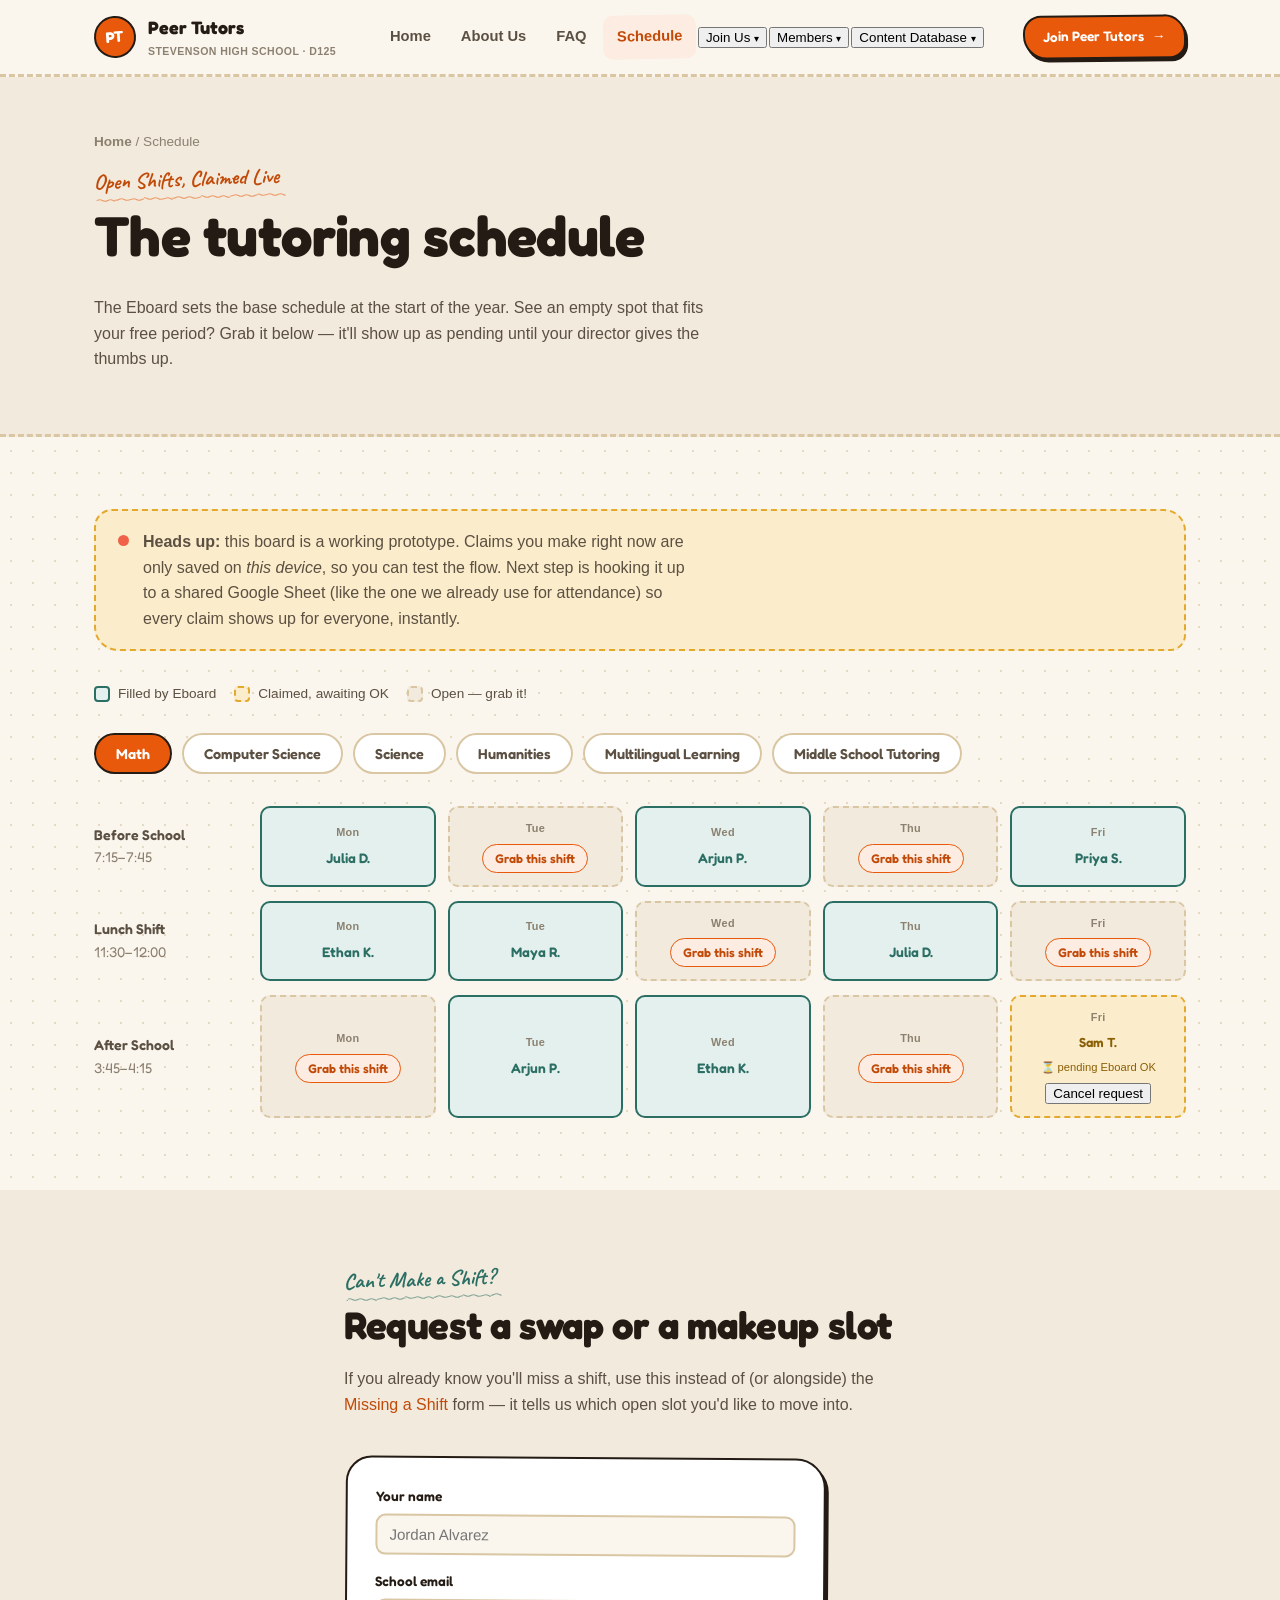
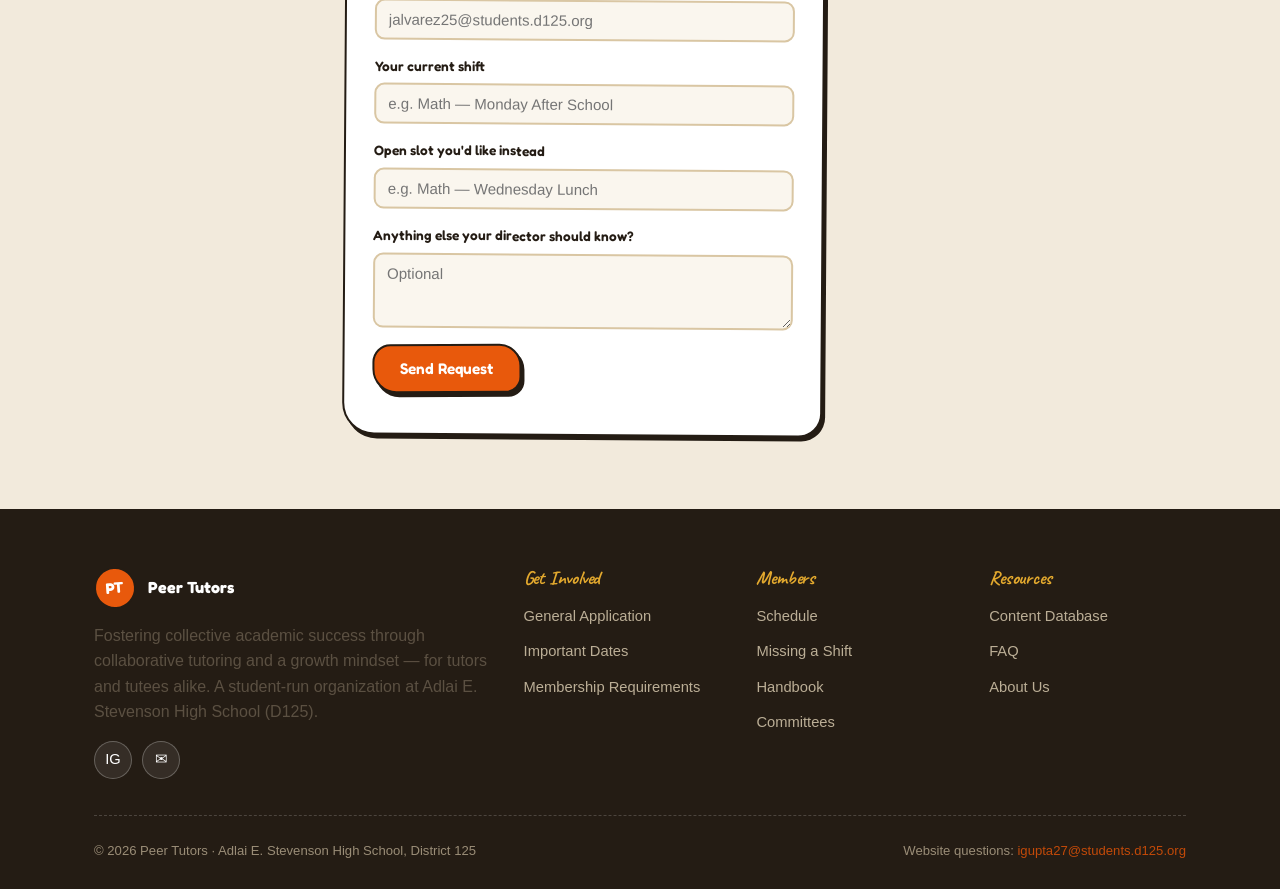
<file: schedule.html>
<!DOCTYPE html>
<html lang="en">
<head>
<meta charset="UTF-8">
<meta name="viewport" content="width=device-width, initial-scale=1.0">
<title>Schedule | Peer Tutors</title>
<link rel="stylesheet" href="assets/style.css">
</head>
<body>

<header class="site-header">
  <div class="nav-row container">
    <a href="index.html" class="brand">
      <span class="brand-mark">PT</span>
      <span>Peer Tutors<small>STEVENSON HIGH SCHOOL &middot; D125</small></span>
    </a>
    <button class="nav-toggle" aria-label="Toggle menu" aria-expanded="false">
      <svg viewBox="0 0 24 24" fill="none" stroke="currentColor" stroke-width="2" stroke-linecap="round"><line x1="3" y1="6" x2="21" y2="6"/><line x1="3" y1="12" x2="21" y2="12"/><line x1="3" y1="18" x2="21" y2="18"/></svg>
    </button>
    <ul class="nav-main">
      <li><a href="index.html">Home</a></li>
      <li><a href="about.html">About Us</a></li>
      <li><a href="faq.html">FAQ</a></li>
      <li><a href="schedule.html" aria-current="page">Schedule</a></li>
      <li class="dropdown">
        <button type="button">Join Us <span class="caret">&#9662;</span></button>
        <div class="dropdown-menu">
          <a href="apply.html">General Application</a>
          <a href="dates.html">Important Dates</a>
          <a href="requirements.html">Membership Requirements</a>
        </div>
      </li>
      <li class="dropdown">
        <button type="button">Members <span class="caret">&#9662;</span></button>
        <div class="dropdown-menu">
          <a href="missing-shift.html">Missing a Shift</a>
          <a href="handbook.html">Handbook</a>
          <a href="committees.html">Committees</a>
        </div>
      </li>
      <li class="dropdown">
        <button type="button">Content Database <span class="caret">&#9662;</span></button>
        <div class="dropdown-menu">
          <a href="database.html#study-guides">Study Guides</a>
          <a href="database.html#video-guides">Video Guides</a>
          <a href="database.html#spark-notes">SPARK Notes</a>
          <a href="database.html#submissions">Submissions</a>
        </div>
      </li>
    </ul>
    <div class="nav-cta">
      <a href="apply.html" class="btn btn-primary btn-sm"><span class="btn-text">Join Peer Tutors</span><span aria-hidden="true">&rarr;</span></a>
    </div>
  </div>
</header>

<main>

  <section class="page-hero">
    <div class="container">
      <div class="breadcrumb"><a href="index.html">Home</a> / Schedule</div>
      <span class="eyebrow">Open Shifts, Claimed Live</span>
      <h1>The tutoring schedule</h1>
      <p class="lede" style="max-width:640px;">The Eboard sets the base schedule at the start of the year. See an empty spot that fits your free period? Grab it below &mdash; it'll show up as pending until your director gives the thumbs up.</p>
    </div>
  </section>

  <section>
    <div class="container">

      <div class="proto-banner reveal">
        <span class="dot" aria-hidden="true"></span>
        <p style="margin:0;"><strong>Heads up:</strong> this board is a working prototype. Claims you make right now are only saved on <em>this device</em>, so you can test the flow. Next step is hooking it up to a shared Google Sheet (like the one we already use for attendance) so every claim shows up for everyone, instantly.</p>
      </div>

      <div class="legend reveal">
        <div class="legend-item"><span class="legend-swatch filled"></span> Filled by Eboard</div>
        <div class="legend-item"><span class="legend-swatch pending"></span> Claimed, awaiting OK</div>
        <div class="legend-item"><span class="legend-swatch open"></span> Open &mdash; grab it!</div>
      </div>

      <div class="tabs-bar" data-tab-group="sched">
        <button class="tab-btn active" data-tab="math">Math</button>
        <button class="tab-btn" data-tab="cs">Computer Science</button>
        <button class="tab-btn" data-tab="science">Science</button>
        <button class="tab-btn" data-tab="humanities">Humanities</button>
        <button class="tab-btn" data-tab="mll">Multilingual Learning</button>
        <button class="tab-btn" data-tab="mst">Middle School Tutoring</button>
      </div>

      <div class="tab-panel active" data-tab-group="sched" data-tab="math">
        <div class="schedule-grid reveal">

          <div class="shift-row">
            <div class="slot-label">Before School<br><span style="color:var(--ink-faint); font-weight:400;">7:15&ndash;7:45</span></div>
            <div class="shift-cells">
              <div class="shift-cell filled"><span class="day">Mon</span><span class="name">Julia D.</span></div>
              <div class="shift-cell open" data-shift="math-tue-before" data-label="Tue" data-subject="Math"></div>
              <div class="shift-cell filled"><span class="day">Wed</span><span class="name">Arjun P.</span></div>
              <div class="shift-cell open" data-shift="math-thu-before" data-label="Thu" data-subject="Math"></div>
              <div class="shift-cell filled"><span class="day">Fri</span><span class="name">Priya S.</span></div>
            </div>
          </div>

          <div class="shift-row">
            <div class="slot-label">Lunch Shift<br><span style="color:var(--ink-faint); font-weight:400;">11:30&ndash;12:00</span></div>
            <div class="shift-cells">
              <div class="shift-cell filled"><span class="day">Mon</span><span class="name">Ethan K.</span></div>
              <div class="shift-cell filled"><span class="day">Tue</span><span class="name">Maya R.</span></div>
              <div class="shift-cell open" data-shift="math-wed-lunch" data-label="Wed" data-subject="Math"></div>
              <div class="shift-cell filled"><span class="day">Thu</span><span class="name">Julia D.</span></div>
              <div class="shift-cell open" data-shift="math-fri-lunch" data-label="Fri" data-subject="Math"></div>
            </div>
          </div>

          <div class="shift-row">
            <div class="slot-label">After School<br><span style="color:var(--ink-faint); font-weight:400;">3:45&ndash;4:15</span></div>
            <div class="shift-cells">
              <div class="shift-cell open" data-shift="math-mon-after" data-label="Mon" data-subject="Math"></div>
              <div class="shift-cell filled"><span class="day">Tue</span><span class="name">Arjun P.</span></div>
              <div class="shift-cell filled"><span class="day">Wed</span><span class="name">Ethan K.</span></div>
              <div class="shift-cell open" data-shift="math-thu-after" data-label="Thu" data-subject="Math"></div>
              <div class="shift-cell pending" data-shift="math-fri-after" data-label="Fri" data-subject="Math"></div>
            </div>
          </div>

        </div>
      </div>

      <div class="tab-panel" data-tab-group="sched" data-tab="cs">
        <div class="embed-placeholder reveal">
          <div class="glyph">&#128187;</div>
          <strong>CS schedule not loaded yet</strong>
          <p class="soon-note" style="margin-top:6px;">The Eboard will upload this content area's base schedule soon &mdash; check back!</p>
        </div>
      </div>
      <div class="tab-panel" data-tab-group="sched" data-tab="science">
        <div class="embed-placeholder reveal">
          <div class="glyph">&#129514;</div>
          <strong>Science schedule not loaded yet</strong>
          <p class="soon-note" style="margin-top:6px;">The Eboard will upload this content area's base schedule soon &mdash; check back!</p>
        </div>
      </div>
      <div class="tab-panel" data-tab-group="sched" data-tab="humanities">
        <div class="embed-placeholder reveal">
          <div class="glyph">&#128214;</div>
          <strong>Humanities schedule not loaded yet</strong>
          <p class="soon-note" style="margin-top:6px;">The Eboard will upload this content area's base schedule soon &mdash; check back!</p>
        </div>
      </div>
      <div class="tab-panel" data-tab-group="sched" data-tab="mll">
        <div class="embed-placeholder reveal">
          <div class="glyph">&#127760;</div>
          <strong>Multilingual Learning schedule not loaded yet</strong>
          <p class="soon-note" style="margin-top:6px;">The Eboard will upload this content area's base schedule soon &mdash; check back!</p>
        </div>
      </div>
      <div class="tab-panel" data-tab-group="sched" data-tab="mst">
        <div class="embed-placeholder reveal">
          <div class="glyph">&#127979;</div>
          <strong>Middle School Tutoring schedule not loaded yet</strong>
          <p class="soon-note" style="margin-top:6px;">The Eboard will upload this content area's base schedule soon &mdash; check back!</p>
        </div>
      </div>

      <div class="claim-panel is-hidden reveal">
        <span class="eyebrow">Almost there</span>
        <h3>Grab <span class="claim-shift-label">this shift</span></h3>
        <p style="font-size:0.9rem;">We'll flag this as pending on the board right away. Your Content Director still needs to confirm it before it's official.</p>
        <form class="claim-form">
          <div class="field">
            <label for="claim-name">Your name</label>
            <input id="claim-name" name="name" type="text" required placeholder="Jordan Alvarez">
          </div>
          <div class="field">
            <label for="claim-email">School email</label>
            <input id="claim-email" name="email" type="email" required placeholder="jalvarez25@students.d125.org">
          </div>
          <button type="submit" class="btn btn-primary">Request This Shift</button>
        </form>
        <p class="claim-confirm soon-note" style="margin-top:12px;"></p>
      </div>

    </div>
  </section>

  <section class="section-sunken">
    <div class="container" style="max-width:640px;">
      <div class="section-head left">
        <span class="eyebrow secondary">Can't Make a Shift?</span>
        <h2>Request a swap or a makeup slot</h2>
        <p>If you already know you'll miss a shift, use this instead of (or alongside) the <a href="missing-shift.html">Missing a Shift</a> form &mdash; it tells us which open slot you'd like to move into.</p>
      </div>
      <div class="claim-panel" style="transform:rotate(0.4deg);">
        <form class="makeup-form">
          <div class="field">
            <label for="mk-name">Your name</label>
            <input id="mk-name" name="name" type="text" required placeholder="Jordan Alvarez">
          </div>
          <div class="field">
            <label for="mk-email">School email</label>
            <input id="mk-email" name="email" type="email" required placeholder="jalvarez25@students.d125.org">
          </div>
          <div class="field">
            <label for="mk-current">Your current shift</label>
            <input id="mk-current" name="current" type="text" required placeholder="e.g. Math &mdash; Monday After School">
          </div>
          <div class="field">
            <label for="mk-swap">Open slot you'd like instead</label>
            <input id="mk-swap" name="swap" type="text" required placeholder="e.g. Math &mdash; Wednesday Lunch">
          </div>
          <div class="field">
            <label for="mk-note">Anything else your director should know?</label>
            <textarea id="mk-note" name="note" rows="3" placeholder="Optional"></textarea>
          </div>
          <button type="submit" class="btn btn-primary">Send Request</button>
        </form>
        <p class="makeup-confirm soon-note" style="margin-top:12px;"></p>
      </div>
    </div>
  </section>

</main>

<footer class="site-footer">
  <div class="container">
    <div class="footer-grid">
      <div>
        <div class="footer-brand"><span class="brand-mark">PT</span> Peer Tutors</div>
        <p>Fostering collective academic success through collaborative tutoring and a growth mindset &mdash; for tutors and tutees alike. A student-run organization at Adlai E. Stevenson High School (D125).</p>
        <div class="social-row">
          <a href="https://instagram.com" aria-label="Instagram">IG</a>
          <a href="mailto:pteboard-group@d125.org" aria-label="Email">&#9993;</a>
        </div>
      </div>
      <div>
        <h4>Get Involved</h4>
        <ul>
          <li><a href="apply.html">General Application</a></li>
          <li><a href="dates.html">Important Dates</a></li>
          <li><a href="requirements.html">Membership Requirements</a></li>
        </ul>
      </div>
      <div>
        <h4>Members</h4>
        <ul>
          <li><a href="schedule.html">Schedule</a></li>
          <li><a href="missing-shift.html">Missing a Shift</a></li>
          <li><a href="handbook.html">Handbook</a></li>
          <li><a href="committees.html">Committees</a></li>
        </ul>
      </div>
      <div>
        <h4>Resources</h4>
        <ul>
          <li><a href="database.html">Content Database</a></li>
          <li><a href="faq.html">FAQ</a></li>
          <li><a href="about.html">About Us</a></li>
        </ul>
      </div>
    </div>
    <div class="footer-bottom">
      <span>&copy; 2026 Peer Tutors &middot; Adlai E. Stevenson High School, District 125</span>
      <span>Website questions: <a href="mailto:igupta27@students.d125.org">igupta27@students.d125.org</a></span>
    </div>
  </div>
</footer>

<script>
  // First-visit demo seed so the "pending" example cell has a name to show
  (function () {
    var KEY = "pt_shift_claims";
    if (!localStorage.getItem(KEY)) {
      localStorage.setItem(KEY, JSON.stringify({
        "math-fri-after": { name: "Sam T.", email: "demo@students.d125.org" }
      }));
    }
  })();
</script>
<script src="assets/script.js"></script>
</body>
</html>
</file>
<file: assets/style.css>
/* ===========================================================
   Peer Tutors — Design System v2
   A club bulletin-board, not a SaaS dashboard: hand-rotated
   stickers, taped polaroids, dashed stamps, torn paper edges.
   Fonts: Fredoka (display) + Caveat (handwritten accents) via
   Google Fonts, system sans for body copy (fast + legible).
=========================================================== */

@import url('https://fonts.googleapis.com/css2?family=Fredoka:wght@500;600;700&family=Caveat:wght@600;700&display=swap');

:root {
  --bg: #FAF6EE;
  --surface: #FFFFFF;
  --surface-sunken: #F2EADC;
  --ink: #241C14;
  --ink-soft: #5B5042;
  --ink-faint: #8C8070;
  --border: #E6D9C2;
  --border-strong: #D9C6A3;

  --primary: #E8590C;
  --primary-dark: #C24A09;
  --primary-light: #FDECE1;
  --secondary: #2B6E64;
  --secondary-dark: #1C4A43;
  --secondary-light: #E3F0ED;
  --gold: #E3A92E;
  --gold-light: #FBEDCB;
  --coral: #F0614A;
  --coral-light: #FCE4DE;

  --radius-sm: 10px;
  --radius-md: 18px 22px 16px 24px;
  --radius-lg: 26px 30px 24px 32px;
  --radius-pill: 999px;

  --shadow-sm: 0 1px 2px rgba(36, 28, 20, 0.07);
  --shadow-md: 0 10px 22px rgba(36, 28, 20, 0.10);
  --shadow-lg: 0 18px 40px rgba(36, 28, 20, 0.16);
  --shadow-pop: 3px 4px 0 var(--ink);
  --shadow-pop-sm: 2px 3px 0 var(--ink);

  --font: -apple-system, BlinkMacSystemFont, "Segoe UI", Roboto, Helvetica, Arial, sans-serif;
  --font-display: "Fredoka", var(--font);
  --font-hand: "Caveat", "Segoe Script", cursive;

  --container: 1140px;
}

:root[data-theme="dark"] {
  --bg: #1A1510;
  --surface: #241D16;
  --surface-sunken: #2C241A;
  --ink: #F3ECE1;
  --ink-soft: #CBBFAE;
  --ink-faint: #948774;
  --border: #403525;
  --border-strong: #4D4029;
  --primary-light: #3A2416;
  --secondary-light: #17302C;
  --gold-light: #332607;
  --coral-light: #3A2018;
  --shadow-sm: 0 1px 2px rgba(0, 0, 0, 0.35);
  --shadow-md: 0 10px 22px rgba(0, 0, 0, 0.4);
  --shadow-lg: 0 18px 40px rgba(0, 0, 0, 0.55);
  --shadow-pop: 3px 4px 0 #000;
  --shadow-pop-sm: 2px 3px 0 #000;
}

@media (prefers-color-scheme: dark) {
  :root:not([data-theme="light"]) {
    --bg: #1A1510;
    --surface: #241D16;
    --surface-sunken: #2C241A;
    --ink: #F3ECE1;
    --ink-soft: #CBBFAE;
    --ink-faint: #948774;
    --border: #403525;
    --border-strong: #4D4029;
    --primary-light: #3A2416;
    --secondary-light: #17302C;
    --gold-light: #332607;
    --coral-light: #3A2018;
    --shadow-sm: 0 1px 2px rgba(0, 0, 0, 0.35);
    --shadow-md: 0 10px 22px rgba(0, 0, 0, 0.4);
    --shadow-lg: 0 18px 40px rgba(0, 0, 0, 0.55);
    --shadow-pop: 3px 4px 0 #000;
    --shadow-pop-sm: 2px 3px 0 #000;
  }
}

* { box-sizing: border-box; }
html { scroll-behavior: smooth; }

@media (prefers-reduced-motion: reduce) {
  html { scroll-behavior: auto; }
  * { animation-duration: 0.01ms !important; animation-iteration-count: 1 !important; transition-duration: 0.01ms !important; }
}

body {
  margin: 0;
  font-family: var(--font);
  background-color: var(--bg);
  background-image: radial-gradient(var(--border) 1px, transparent 1.4px);
  background-size: 22px 22px;
  color: var(--ink);
  line-height: 1.6;
  -webkit-font-smoothing: antialiased;
}

img { max-width: 100%; display: block; }
a { color: var(--primary-dark); text-decoration: none; }

h1, h2, h3, h4 {
  font-family: var(--font-display);
  font-weight: 700;
  line-height: 1.15;
  margin: 0 0 0.5em;
  letter-spacing: -0.01em;
  text-wrap: balance;
}
h1 { font-size: clamp(2.2rem, 4.6vw, 3.5rem); }
h2 { font-size: clamp(1.7rem, 3vw, 2.4rem); }
h3 { font-family: var(--font-display); font-weight: 600; font-size: 1.22rem; }
p { margin: 0 0 1em; color: var(--ink-soft); max-width: 62ch; }

.container { max-width: var(--container); margin: 0 auto; padding: 0 24px; }

/* ---------- Handwritten accents ---------- */
.eyebrow {
  display: inline-flex;
  align-items: center;
  gap: 8px;
  font-family: var(--font-hand);
  font-size: 1.35rem;
  font-weight: 700;
  color: var(--primary-dark);
  background: none;
  padding: 0;
  margin: 0 0 6px;
  transform: rotate(-2deg);
  position: relative;
}
.eyebrow.secondary { color: var(--secondary); }
.eyebrow::after {
  content: "";
  position: absolute;
  left: 2px; right: -6px; bottom: -4px;
  height: 7px;
  background-image: url("data:image/svg+xml,%3Csvg xmlns='http://www.w3.org/2000/svg' viewBox='0 0 100 10'%3E%3Cpath d='M0,5 Q8,0 16,5 T32,5 T48,5 T64,5 T80,5 T100,5' stroke='%23E8590C' stroke-width='3' fill='none' stroke-linecap='round'/%3E%3C/svg%3E");
  background-repeat: repeat-x;
  background-size: 34px 7px;
  opacity: 0.55;
}
.eyebrow.secondary::after {
  background-image: url("data:image/svg+xml,%3Csvg xmlns='http://www.w3.org/2000/svg' viewBox='0 0 100 10'%3E%3Cpath d='M0,5 Q8,0 16,5 T32,5 T48,5 T64,5 T80,5 T100,5' stroke='%232B6E64' stroke-width='3' fill='none' stroke-linecap='round'/%3E%3C/svg%3E");
}
.handwritten { font-family: var(--font-hand); font-weight: 700; }

h2 .doodle-underline { position: relative; display: inline-block; }
h2 .doodle-underline::after {
  content: "";
  position: absolute;
  left: -2%; right: -2%; bottom: -0.12em;
  height: 0.22em;
  background-image: url("data:image/svg+xml,%3Csvg xmlns='http://www.w3.org/2000/svg' viewBox='0 0 100 10'%3E%3Cpath d='M0,6 Q10,0 20,6 T40,6 T60,6 T80,6 T100,6' stroke='%23E3A92E' stroke-width='4' fill='none' stroke-linecap='round'/%3E%3C/svg%3E");
  background-repeat: repeat-x;
  background-size: 40px 10px;
  z-index: -1;
}

/* ---------- Rotation utilities ---------- */
.tilt-a { transform: rotate(-2.2deg); }
.tilt-b { transform: rotate(1.6deg); }
.tilt-c { transform: rotate(-1deg); }
.tilt-d { transform: rotate(2deg); }

/* ---------- Buttons ---------- */
.btn {
  display: inline-flex;
  align-items: center;
  justify-content: center;
  gap: 8px;
  font-family: var(--font-display);
  font-weight: 600;
  font-size: 0.96rem;
  padding: 13px 26px;
  border-radius: var(--radius-md);
  border: 2.5px solid var(--ink);
  cursor: pointer;
  text-align: center;
  box-shadow: var(--shadow-pop);
  transform: rotate(-0.6deg);
  transition: transform 0.15s ease, box-shadow 0.15s ease, background 0.15s ease, color 0.15s ease;
  white-space: nowrap;
}
.btn:hover { transform: rotate(0.4deg) translateY(-2px); }
.btn:active { transform: translate(3px, 4px) rotate(0deg); box-shadow: none; }
.btn-primary { background: var(--primary); color: #fff; }
.btn-primary:hover { background: var(--primary-dark); }
.btn-outline { background: var(--surface); border-color: var(--ink); color: var(--ink); }
.btn-outline:hover { background: var(--surface-sunken); color: var(--primary-dark); }
.btn-light { background: var(--surface); color: var(--ink); }
.btn-light:hover { background: var(--gold-light); }
.btn-sm { padding: 9px 18px; font-size: 0.85rem; box-shadow: var(--shadow-pop-sm); }
.btn[aria-disabled="true"] { opacity: 0.55; cursor: not-allowed; }
.btn-row { display: flex; gap: 16px; flex-wrap: wrap; align-items: center; }

.soon-note {
  display: block;
  font-size: 0.78rem;
  color: var(--ink-faint);
  margin-top: 6px;
  font-style: italic;
}

/* ---------- Header / Nav ---------- */
.site-header {
  position: sticky;
  top: 0;
  z-index: 100;
  background: var(--bg);
  border-bottom: 3px dashed var(--border-strong);
}
.nav-row {
  display: flex;
  align-items: center;
  justify-content: space-between;
  padding: 14px 24px;
  gap: 20px;
}
.brand {
  display: flex;
  align-items: center;
  gap: 12px;
  font-family: var(--font-display);
  font-weight: 700;
  font-size: 1.12rem;
  color: var(--ink);
}
.brand-mark {
  width: 42px;
  height: 42px;
  border-radius: 50%;
  background: var(--primary);
  border: 2.5px solid var(--ink);
  color: #fff;
  display: flex;
  align-items: center;
  justify-content: center;
  font-family: var(--font-display);
  font-weight: 700;
  font-size: 0.95rem;
  flex-shrink: 0;
  transform: rotate(-4deg);
}
.brand small { display: block; font-family: var(--font); font-weight: 600; font-size: 0.66rem; color: var(--ink-faint); letter-spacing: 0.04em; }

.nav-main { display: flex; align-items: center; gap: 2px; list-style: none; margin: 0; padding: 0; }
.nav-main > li { position: relative; }
.nav-main a, .nav-main .nav-top-btn {
  display: flex;
  align-items: center;
  gap: 4px;
  padding: 10px 14px;
  border-radius: var(--radius-sm);
  font-weight: 600;
  font-size: 0.92rem;
  color: var(--ink-soft);
  background: none;
  border: none;
  cursor: pointer;
  font-family: var(--font);
}
.nav-main a:hover, .nav-main .nav-top-btn:hover { background: var(--surface-sunken); color: var(--ink); transform: rotate(-1deg); }
.nav-main a[aria-current="page"] { color: var(--primary-dark); background: var(--primary-light); transform: rotate(-1deg); }
.nav-main ul { list-style: none; margin: 0; padding: 0; }

.dropdown { position: relative; }
.dropdown-menu {
  position: absolute;
  top: calc(100% + 10px);
  left: 0;
  min-width: 230px;
  background: var(--surface);
  border: 2px solid var(--ink);
  border-radius: var(--radius-md);
  box-shadow: var(--shadow-pop);
  padding: 8px;
  display: none;
  flex-direction: column;
}
.dropdown.open .dropdown-menu { display: flex; }
.dropdown-menu a {
  border-radius: var(--radius-sm);
  padding: 10px 12px;
  color: var(--ink-soft);
  font-weight: 600;
  font-size: 0.9rem;
}
.dropdown-menu a:hover { background: var(--surface-sunken); color: var(--ink); }
.caret { font-size: 0.6rem; transition: transform 0.15s ease; }
.dropdown.open .caret { transform: rotate(180deg); }

.nav-cta { display: flex; align-items: center; gap: 10px; }
.nav-toggle {
  display: none;
  background: var(--surface-sunken);
  border: 2px solid var(--ink);
  border-radius: 10px;
  width: 42px;
  height: 42px;
  align-items: center;
  justify-content: center;
  cursor: pointer;
}
.nav-toggle svg { width: 20px; height: 20px; }

@media (max-width: 960px) {
  .nav-main { display: none; }
  .nav-main.open {
    display: flex;
    flex-direction: column;
    align-items: stretch;
    position: absolute;
    top: 100%;
    left: 0;
    right: 0;
    background: var(--surface);
    border-bottom: 3px dashed var(--border-strong);
    box-shadow: var(--shadow-lg);
    padding: 10px 16px 18px;
    gap: 2px;
  }
  .nav-main.open > li { width: 100%; }
  .nav-main.open a, .nav-main.open .nav-top-btn { width: 100%; justify-content: space-between; }
  .dropdown-menu { position: static; box-shadow: none; border: none; padding-left: 14px; }
  .nav-toggle { display: flex; }
  .nav-cta .btn-text { display: none; }
}

/* ---------- Hero ---------- */
.hero { position: relative; padding: 68px 0 100px; overflow: hidden; }
.hero-grid { display: grid; grid-template-columns: 1.05fr 0.95fr; gap: 56px; align-items: center; }
.hero p.lede { font-size: 1.14rem; max-width: 500px; }
.stat-row { display: flex; gap: 26px; margin-top: 38px; flex-wrap: wrap; }
.stat { position: relative; }
.stat strong {
  display: inline-block;
  font-family: var(--font-display);
  font-size: 1.7rem;
  font-weight: 700;
  color: var(--primary-dark);
  border: 2.5px solid var(--primary);
  border-radius: 50% 55% 50% 60%;
  padding: 2px 14px;
  transform: rotate(-3deg);
}
.stat span { display: block; margin-top: 6px; font-size: 0.8rem; color: var(--ink-faint); font-weight: 600; }

/* photo-stack: two taped "polaroids" standing in for real tutoring photos */
.photo-stack { position: relative; height: 360px; }
.polaroid {
  position: absolute;
  background: var(--surface);
  border: 1px solid var(--border);
  border-radius: 4px;
  padding: 14px 14px 36px;
  box-shadow: var(--shadow-lg);
}
.polaroid .shot {
  border-radius: 2px;
  aspect-ratio: 4/3;
  display: flex; align-items: center; justify-content: center;
  color: #fff; font-family: var(--font-display); font-weight: 600; font-size: 0.95rem;
  text-align: center; padding: 14px;
}
.polaroid .cap { position: absolute; left: 14px; bottom: 10px; font-family: var(--font-hand); font-size: 1.15rem; color: var(--ink-soft); }
.polaroid.p1 { width: 62%; top: 4%; left: 2%; transform: rotate(-5deg); z-index: 2; }
.polaroid.p1 .shot { background: linear-gradient(135deg, var(--secondary), var(--secondary-dark)); }
.polaroid.p2 { width: 56%; top: 38%; left: 38%; transform: rotate(4deg); z-index: 3; }
.polaroid.p2 .shot { background: linear-gradient(135deg, var(--primary), var(--primary-dark)); }
.tape {
  position: absolute;
  width: 58px; height: 22px;
  background: repeating-linear-gradient(45deg, rgba(227,169,46,0.75) 0 6px, rgba(227,169,46,0.55) 6px 12px);
  opacity: 0.85;
  border: 1px solid rgba(0,0,0,0.05);
}
.polaroid.p1 .tape { top: -10px; left: 50%; margin-left: -29px; transform: rotate(-4deg); }
.polaroid.p2 .tape { top: -10px; left: 50%; margin-left: -29px; transform: rotate(3deg); }

.pin-badge {
  position: absolute;
  top: -10px; right: 6%;
  width: 92px; height: 92px;
  border-radius: 50%;
  background: var(--gold);
  border: 2.5px dashed var(--ink);
  color: var(--ink);
  display: flex; align-items: center; justify-content: center;
  text-align: center;
  font-family: var(--font-hand);
  font-weight: 700;
  font-size: 1.05rem;
  transform: rotate(8deg);
  box-shadow: var(--shadow-md);
  z-index: 4;
}

.doodle-star { position: absolute; opacity: 0.6; }

@media (max-width: 860px) {
  .hero-grid { grid-template-columns: 1fr; }
  .photo-stack { height: 300px; margin-top: 20px; }
}

/* ---------- Sections ---------- */
section { padding: 72px 0; }
.section-sunken { background: var(--surface-sunken); }
.section-dark { background: linear-gradient(135deg, var(--ink) 0%, #3a2d1d 100%); color: #F3ECE1; }
.section-dark p { color: #D8CBB6; }
.section-dark h2 { color: #fff; }
.section-head { max-width: 680px; margin: 0 auto 44px; text-align: center; }
.section-head.left { margin: 0 0 40px; text-align: left; }

.grid { display: grid; gap: 26px; }
.grid-2 { grid-template-columns: repeat(2, 1fr); }
.grid-3 { grid-template-columns: repeat(3, 1fr); }
.grid-4 { grid-template-columns: repeat(4, 1fr); }
@media (max-width: 860px) { .grid-3, .grid-4 { grid-template-columns: repeat(2, 1fr); } }
@media (max-width: 600px) { .grid-2, .grid-3, .grid-4 { grid-template-columns: 1fr; } }

.card {
  background: var(--surface);
  border: 2px solid var(--border-strong);
  border-radius: var(--radius-md);
  padding: 28px;
  box-shadow: var(--shadow-pop-sm);
  transition: box-shadow 0.2s ease, transform 0.2s ease;
}
.card:nth-of-type(odd) { transform: rotate(-0.6deg); }
.card:nth-of-type(even) { transform: rotate(0.7deg); }
.card:hover { box-shadow: var(--shadow-md); transform: rotate(0deg) translateY(-3px); }
.card .icon {
  width: 48px; height: 48px;
  border-radius: 50% 55% 50% 60%;
  background: var(--primary-light);
  color: var(--primary-dark);
  display: flex; align-items: center; justify-content: center;
  font-size: 1.3rem;
  margin-bottom: 16px;
  border: 2px solid var(--primary);
}
.card.secondary .icon { background: var(--secondary-light); color: var(--secondary); border-color: var(--secondary); }
.card.gold .icon { background: var(--gold-light); color: #8a5e05; border-color: var(--gold); }
.card.coral .icon { background: var(--coral-light); color: #a3341f; border-color: var(--coral); }

.list-check { list-style: none; margin: 0; padding: 0; display: grid; gap: 14px; }
.list-check li { display: flex; gap: 12px; align-items: flex-start; color: var(--ink-soft); }
.list-check li::before {
  content: "✓";
  flex-shrink: 0;
  width: 22px; height: 22px;
  border-radius: 50%;
  background: var(--secondary-light);
  color: var(--secondary);
  font-size: 0.72rem;
  font-weight: 800;
  display: flex; align-items: center; justify-content: center;
  margin-top: 2px;
  border: 1.5px solid var(--secondary);
}

/* ---------- Fade-in on scroll ---------- */
.reveal { opacity: 0; transform: translateY(16px); transition: opacity 0.6s ease, transform 0.6s ease; }
.reveal.is-visible { opacity: 1; transform: translateY(0); }

/* ---------- Page header (non-home pages) ---------- */
.page-hero {
  padding: 54px 0 46px;
  background: var(--surface-sunken);
  border-bottom: 3px dashed var(--border-strong);
}
.breadcrumb { font-size: 0.85rem; color: var(--ink-faint); margin-bottom: 10px; }
.breadcrumb a { color: var(--ink-faint); font-weight: 600; }
.breadcrumb a:hover { color: var(--primary-dark); }

/* ---------- Board / people cards ---------- */
.person-card { text-align: center; }
.avatar {
  width: 78px; height: 78px;
  border-radius: 50%;
  margin: 0 auto 14px;
  background: var(--secondary);
  border: 2.5px solid var(--ink);
  color: #fff;
  display: flex; align-items: center; justify-content: center;
  font-family: var(--font-display); font-weight: 700; font-size: 1.2rem;
}
.person-card h3 { margin-bottom: 2px; font-size: 1.04rem; }
.person-card .role { font-family: var(--font-hand); color: var(--primary-dark); font-weight: 700; font-size: 1.05rem; margin-bottom: 10px; display: block; }
.person-card a.email { font-size: 0.82rem; word-break: break-all; }

/* ---------- Accordion (sticky-note FAQ) ---------- */
.accordion { display: grid; gap: 16px; }
.accordion-item {
  background: var(--surface);
  border: 2px solid var(--border-strong);
  border-radius: var(--radius-sm);
  overflow: hidden;
  box-shadow: var(--shadow-pop-sm);
}
.accordion-item:nth-child(4n+1) { background: var(--primary-light); transform: rotate(-0.8deg); }
.accordion-item:nth-child(4n+2) { background: var(--secondary-light); transform: rotate(0.6deg); }
.accordion-item:nth-child(4n+3) { background: var(--gold-light); transform: rotate(-0.5deg); }
.accordion-item:nth-child(4n+4) { background: var(--coral-light); transform: rotate(0.8deg); }
.accordion-trigger {
  width: 100%;
  display: flex;
  align-items: center;
  justify-content: space-between;
  gap: 16px;
  padding: 18px 22px;
  background: none;
  border: none;
  font-family: var(--font-display);
  font-weight: 600;
  font-size: 1.02rem;
  text-align: left;
  color: var(--ink);
  cursor: pointer;
}
.accordion-trigger .plus {
  flex-shrink: 0;
  width: 28px; height: 28px;
  border-radius: 50%;
  background: var(--surface);
  color: var(--ink);
  border: 2px solid var(--ink);
  display: flex; align-items: center; justify-content: center;
  font-size: 1rem;
  transition: transform 0.2s ease;
}
.accordion-item.open .accordion-trigger .plus { transform: rotate(45deg); }
.accordion-panel { max-height: 0; overflow: hidden; transition: max-height 0.25s ease; }
.accordion-panel-inner { padding: 0 22px 20px; color: var(--ink-soft); }

/* ---------- Tabs ---------- */
.tabs-bar { display: flex; gap: 10px; flex-wrap: wrap; margin-bottom: 32px; }
.tab-btn {
  background: var(--surface);
  border: 2px solid var(--border-strong);
  border-radius: var(--radius-pill);
  font-family: var(--font-display);
  font-weight: 600;
  font-size: 0.9rem;
  padding: 10px 20px;
  color: var(--ink-soft);
  cursor: pointer;
}
.tab-btn.active { color: #fff; background: var(--primary); border-color: var(--ink); }
.tab-panel { display: none; }
.tab-panel.active { display: block; }

/* ---------- Timeline ---------- */
.timeline {
  position: relative;
  padding-left: 32px;
  display: grid;
  gap: 32px;
  background-image: linear-gradient(var(--border-strong) 0, var(--border-strong) 0);
  background-size: 3px 100%;
  background-position: 6px 0;
  background-repeat: no-repeat;
  -webkit-mask-image: repeating-linear-gradient(to bottom, #000 0 8px, transparent 8px 14px);
  mask-image: repeating-linear-gradient(to bottom, #000 0 8px, transparent 8px 14px);
}
.timeline-item { position: relative; -webkit-mask-image: none; mask-image: none; }
.timeline-item::before {
  content: "";
  position: absolute;
  left: -32px; top: 2px;
  width: 15px; height: 15px;
  border-radius: 50%;
  background: var(--primary);
  border: 3px solid var(--bg);
  outline: 2px solid var(--primary);
}
.timeline-date {
  display: inline-block;
  font-family: var(--font-hand);
  font-weight: 700;
  color: var(--primary-dark);
  font-size: 1.15rem;
  margin-bottom: 4px;
  transform: rotate(-1.5deg);
}
.timeline-item h3 { margin-bottom: 4px; }
.tag {
  display: inline-block;
  font-size: 0.72rem;
  font-weight: 700;
  padding: 3px 10px;
  border-radius: var(--radius-pill);
  background: var(--secondary-light);
  color: var(--secondary);
  border: 1.5px solid var(--secondary);
  margin-right: 6px;
  margin-top: 4px;
}
.tag.gold { background: var(--gold-light); color: #8a5e05; border-color: var(--gold); }
.tag.coral { background: var(--coral-light); color: #a3341f; border-color: var(--coral); }

/* ---------- Callout / notice ---------- */
.callout {
  display: flex;
  gap: 16px;
  padding: 20px 22px;
  border-radius: var(--radius-md);
  border: 2px dashed var(--border-strong);
  background: var(--surface);
  margin-bottom: 20px;
}
.callout.warn { background: var(--primary-light); border-color: var(--primary); }
.callout.info { background: var(--secondary-light); border-color: var(--secondary); }
.callout .glyph { font-size: 1.3rem; flex-shrink: 0; }
.callout p:last-child { margin-bottom: 0; }

/* ---------- Table ---------- */
.table-wrap { overflow-x: auto; border-radius: var(--radius-md); border: 2px solid var(--border-strong); }
table { width: 100%; border-collapse: collapse; min-width: 480px; background: var(--surface); }
th, td { text-align: left; padding: 14px 18px; border-bottom: 1px solid var(--border); font-size: 0.92rem; }
th { background: var(--surface-sunken); font-family: var(--font-display); font-weight: 600; color: var(--ink); }
td { color: var(--ink-soft); }
tr:last-child td { border-bottom: none; }

/* ---------- CTA band: a big pinned note ---------- */
.cta-band {
  position: relative;
  background: var(--primary);
  color: #fff;
  border: 3px solid var(--ink);
  border-radius: var(--radius-lg);
  padding: 50px 48px;
  text-align: center;
  box-shadow: 6px 7px 0 rgba(36,28,20,0.3);
  transform: rotate(-0.5deg);
}
.cta-band h2 { color: #fff; }
.cta-band p { color: rgba(255,255,255,0.9); max-width: 520px; margin-inline: auto; }
.cta-band .btn-light:hover { background: var(--gold-light); }
.cta-band::before {
  content: "";
  position: absolute;
  top: -14px; left: 50%; margin-left: -16px;
  width: 32px; height: 32px;
  border-radius: 50%;
  background: var(--gold);
  border: 2.5px solid var(--ink);
}

/* ---------- Footer ---------- */
.site-footer { background: var(--ink); color: #D8CBB6; padding: 58px 0 28px; position: relative; }
.footer-grid { display: grid; grid-template-columns: 2fr 1fr 1fr 1fr; gap: 36px; margin-bottom: 36px; }
.footer-grid h4 { font-family: var(--font-hand); color: var(--gold); font-size: 1.2rem; font-weight: 700; margin-bottom: 14px; }
.footer-grid ul { list-style: none; padding: 0; margin: 0; display: grid; gap: 10px; }
.footer-grid a { color: #BBAE96; font-size: 0.92rem; }
.footer-grid a:hover { color: #fff; }
.footer-brand { display: flex; align-items: center; gap: 12px; margin-bottom: 14px; color: #fff; font-family: var(--font-display); font-weight: 700; }
.footer-bottom {
  border-top: 1px dashed rgba(255,255,255,0.18);
  padding-top: 24px;
  display: flex;
  justify-content: space-between;
  flex-wrap: wrap;
  gap: 12px;
  font-size: 0.82rem;
  color: #9A8D77;
}
.social-row { display: flex; gap: 10px; }
.social-row a {
  width: 38px; height: 38px;
  border-radius: 50%;
  background: rgba(255,255,255,0.08);
  border: 1.5px solid rgba(255,255,255,0.25);
  display: flex; align-items: center; justify-content: center;
  color: #fff;
}
.social-row a:hover { background: var(--primary); border-color: var(--primary); }

@media (max-width: 860px) { .footer-grid { grid-template-columns: 1fr 1fr; } }
@media (max-width: 540px) {
  .footer-grid { grid-template-columns: 1fr; }
  .cta-band { padding: 34px 22px; }
}

.sr-only {
  position: absolute; width: 1px; height: 1px;
  overflow: hidden; clip: rect(0,0,0,0); white-space: nowrap;
}

/* "coming soon" placeholder blocks for future form/sheet embeds */
.embed-placeholder {
  border: 2.5px dashed var(--border-strong);
  border-radius: var(--radius-md);
  background: var(--surface-sunken);
  padding: 36px 24px;
  text-align: center;
  color: var(--ink-faint);
}
.embed-placeholder .glyph { font-size: 1.8rem; margin-bottom: 10px; }

/* ===========================================================
   Schedule page — weekly shift grid + claim/reschedule flow
=========================================================== */
.proto-banner {
  display: flex;
  align-items: flex-start;
  gap: 14px;
  background: var(--gold-light);
  border: 2.5px dashed var(--gold);
  border-radius: var(--radius-md);
  padding: 18px 22px;
  margin-bottom: 32px;
}
.proto-banner .dot {
  width: 11px; height: 11px; border-radius: 50%; background: var(--coral);
  flex-shrink: 0; margin-top: 6px;
}
@media (prefers-reduced-motion: no-preference) {
  .proto-banner .dot { animation: pulse-dot 1.8s ease-in-out infinite; }
}
@keyframes pulse-dot { 0%, 100% { opacity: 1; transform: scale(1); } 50% { opacity: 0.4; transform: scale(0.8); } }

.schedule-grid { display: grid; gap: 14px; }
.shift-row {
  display: grid;
  grid-template-columns: 150px 1fr;
  gap: 16px;
  align-items: center;
}
.shift-row .slot-label {
  font-family: var(--font-display);
  font-weight: 600;
  font-size: 0.88rem;
  color: var(--ink-soft);
}
.shift-cells { display: grid; grid-template-columns: repeat(5, 1fr); gap: 12px; }
.shift-cell {
  border-radius: var(--radius-sm);
  padding: 12px 10px;
  min-height: 78px;
  display: flex;
  flex-direction: column;
  align-items: center;
  justify-content: center;
  text-align: center;
  gap: 6px;
  border: 2px solid var(--border-strong);
  background: var(--surface);
}
.shift-cell .day { font-size: 0.68rem; color: var(--ink-faint); font-weight: 700; letter-spacing: 0.03em; }
.shift-cell.filled { background: var(--secondary-light); border-color: var(--secondary); }
.shift-cell.filled .name { font-family: var(--font-display); font-weight: 600; font-size: 0.86rem; color: var(--secondary); }
.shift-cell.pending { background: var(--gold-light); border-color: var(--gold); border-style: dashed; }
.shift-cell.pending .name { font-family: var(--font-display); font-weight: 600; font-size: 0.82rem; color: #8a5e05; }
.shift-cell.pending .hourglass { font-size: 0.7rem; color: #8a5e05; }
.shift-cell.open { background: var(--surface-sunken); border-style: dashed; border-color: var(--border-strong); }
.shift-cell.open .claim-btn {
  font-family: var(--font-display);
  font-weight: 600;
  font-size: 0.78rem;
  color: var(--primary-dark);
  background: var(--primary-light);
  border: 1.5px solid var(--primary);
  border-radius: var(--radius-pill);
  padding: 6px 12px;
  cursor: pointer;
}
.shift-cell.open .claim-btn:hover { background: var(--primary); color: #fff; }

.claim-panel {
  margin-top: 36px;
  background: var(--surface);
  border: 2.5px solid var(--ink);
  border-radius: var(--radius-lg);
  box-shadow: var(--shadow-pop);
  padding: 28px;
  max-width: 480px;
}
.claim-panel.is-hidden { display: none; }
.field { display: grid; gap: 6px; margin-bottom: 16px; }
.field label { font-family: var(--font-display); font-weight: 600; font-size: 0.85rem; color: var(--ink); }
.field input, .field select, .field textarea {
  font-family: var(--font);
  font-size: 0.94rem;
  padding: 10px 12px;
  border-radius: var(--radius-sm);
  border: 2px solid var(--border-strong);
  background: var(--bg);
  color: var(--ink);
}
.field input:focus, .field select:focus, .field textarea:focus { outline: 2px solid var(--primary); border-color: var(--primary); }

.legend { display: flex; gap: 18px; flex-wrap: wrap; margin-bottom: 28px; }
.legend-item { display: flex; align-items: center; gap: 8px; font-size: 0.85rem; color: var(--ink-soft); }
.legend-swatch { width: 16px; height: 16px; border-radius: 4px; border: 2px solid var(--border-strong); }
.legend-swatch.filled { background: var(--secondary-light); border-color: var(--secondary); }
.legend-swatch.pending { background: var(--gold-light); border-color: var(--gold); border-style: dashed; }
.legend-swatch.open { background: var(--surface-sunken); border-style: dashed; }

@media (max-width: 760px) {
  .shift-row { grid-template-columns: 1fr; }
  .shift-cells { grid-template-columns: repeat(2, 1fr); }
}
</file>
